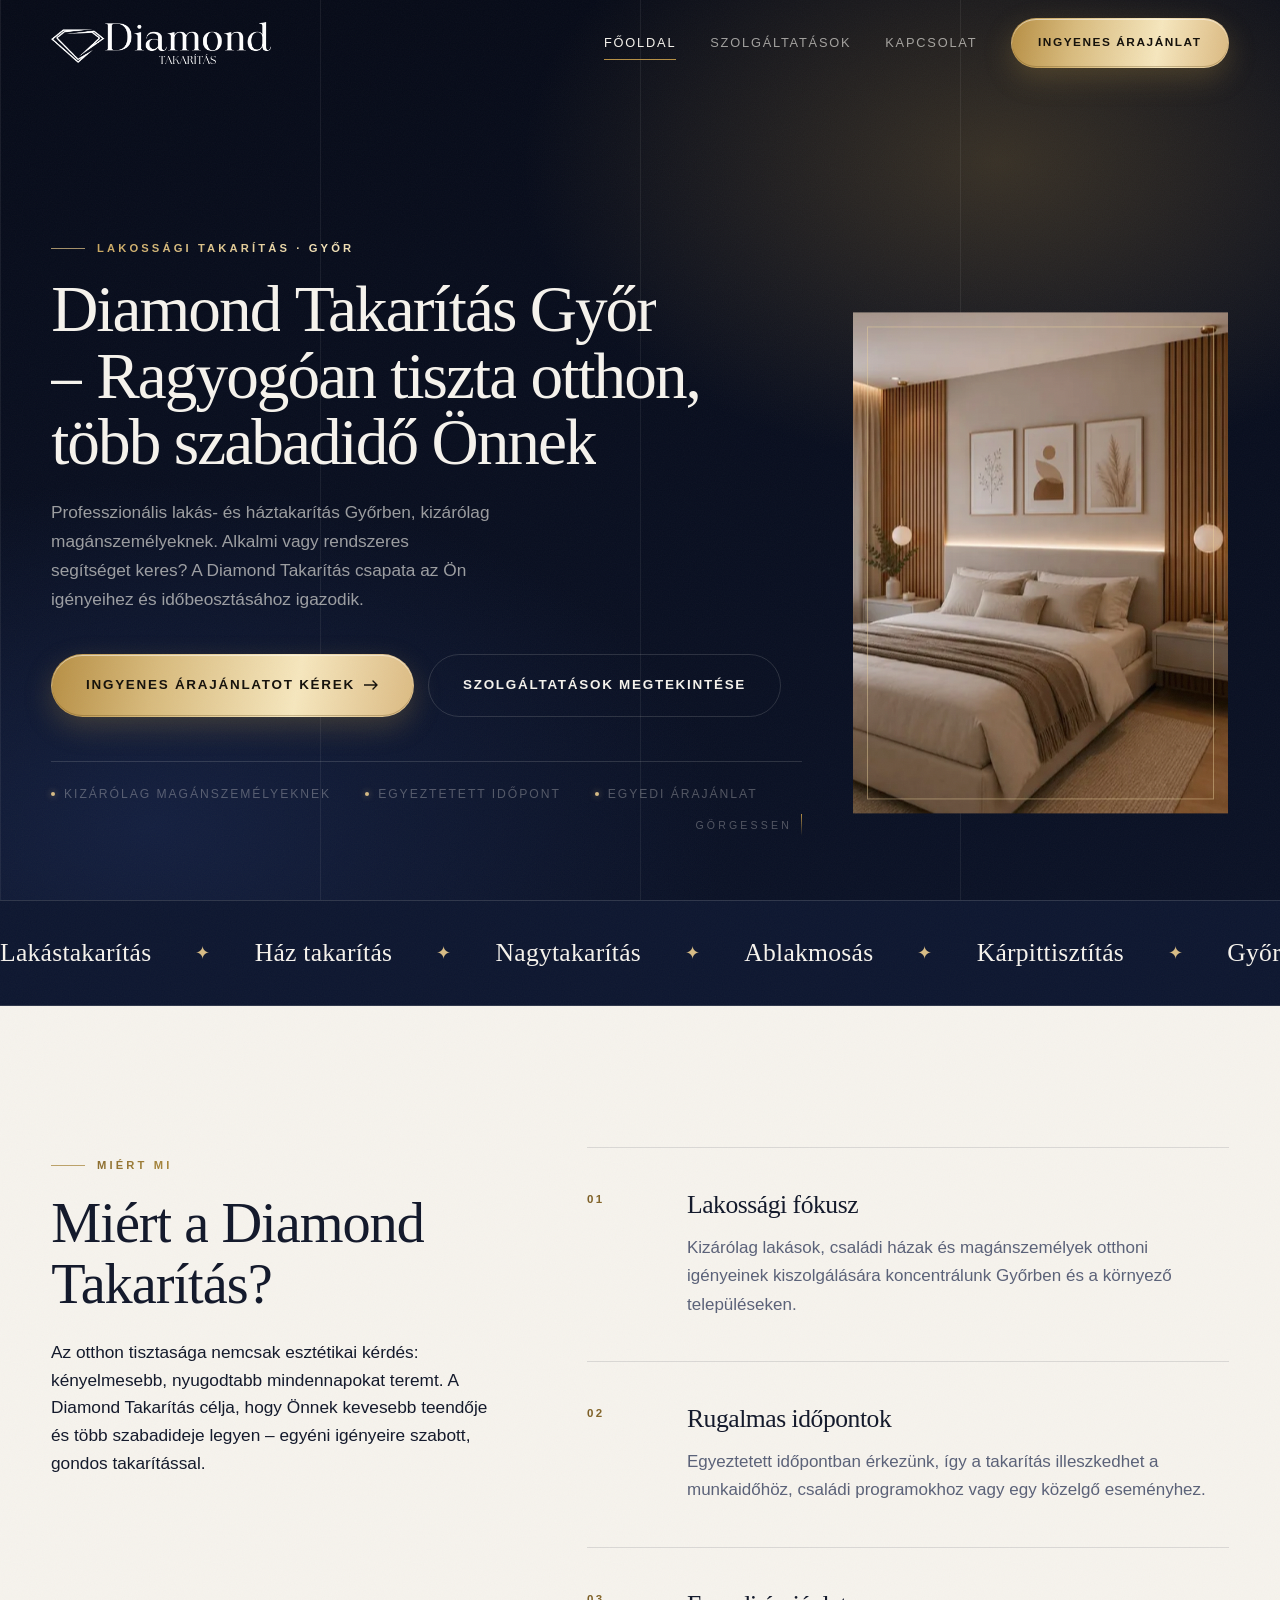
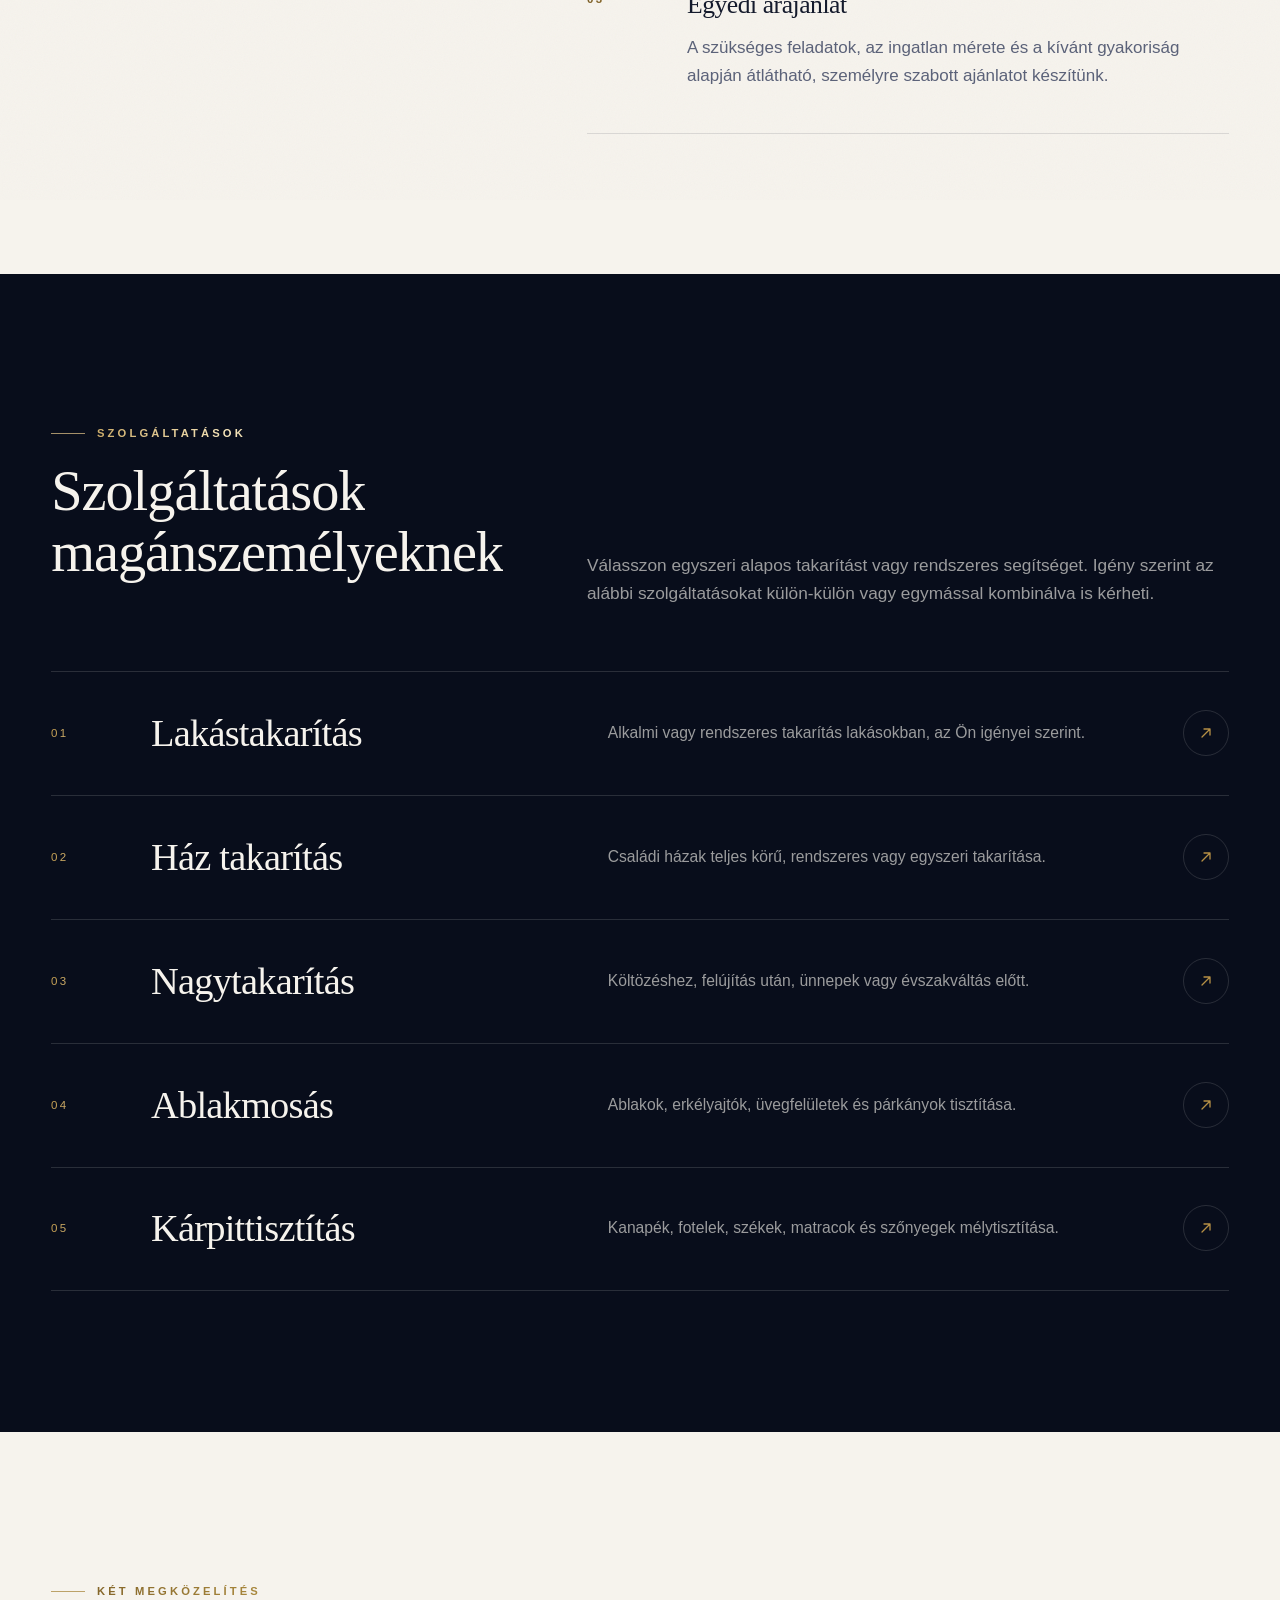
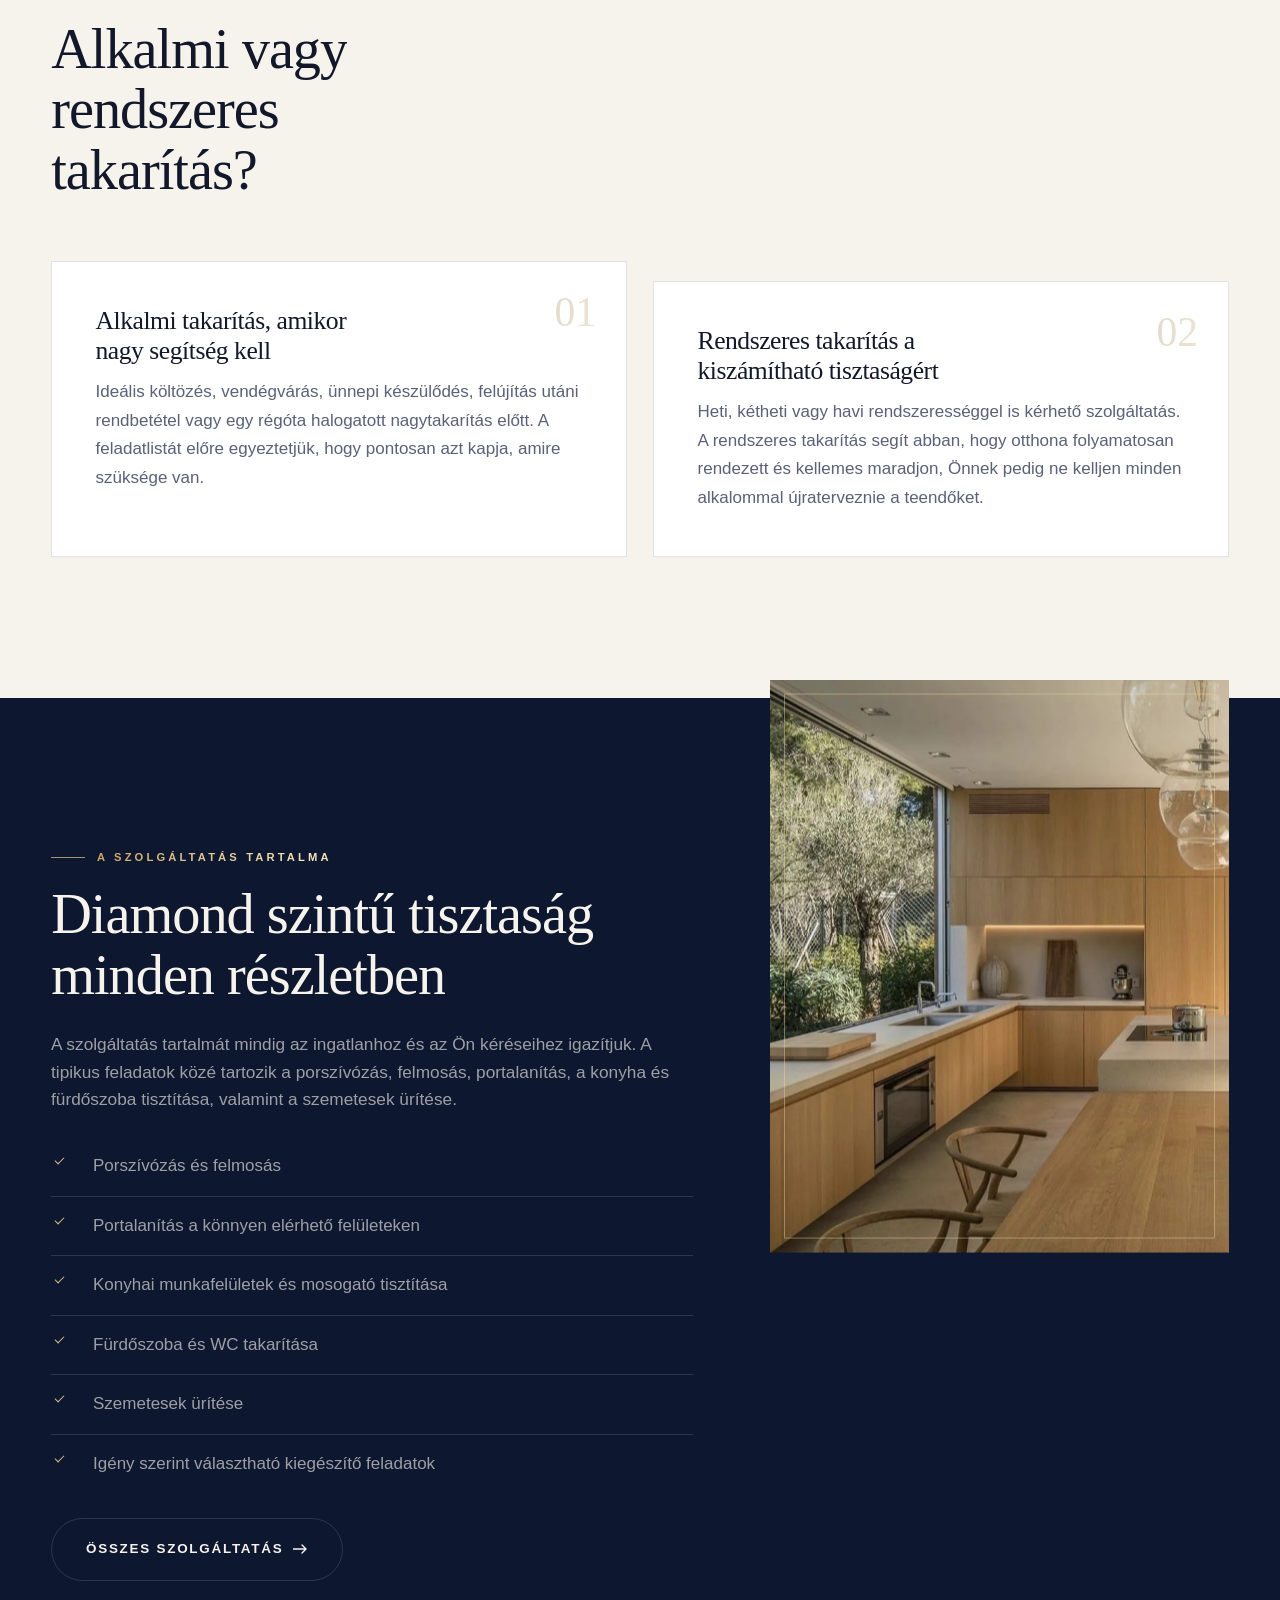
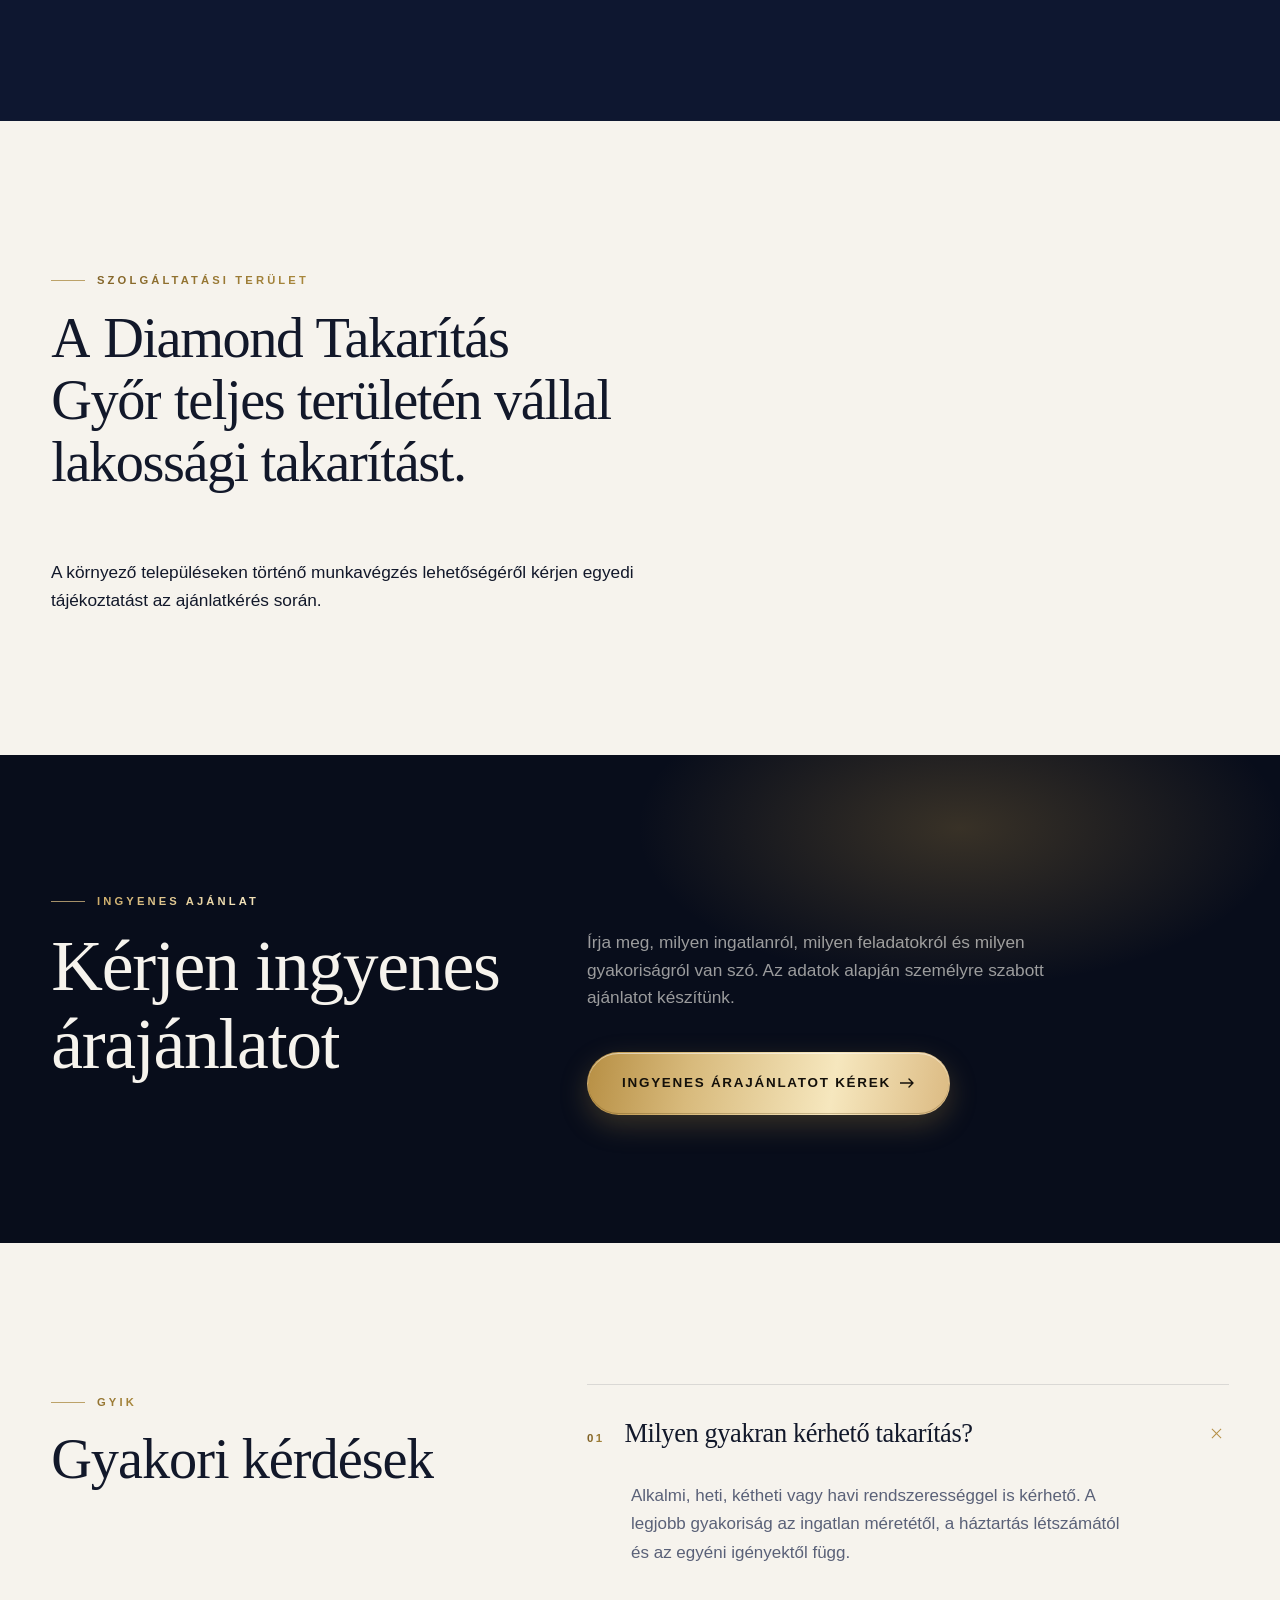
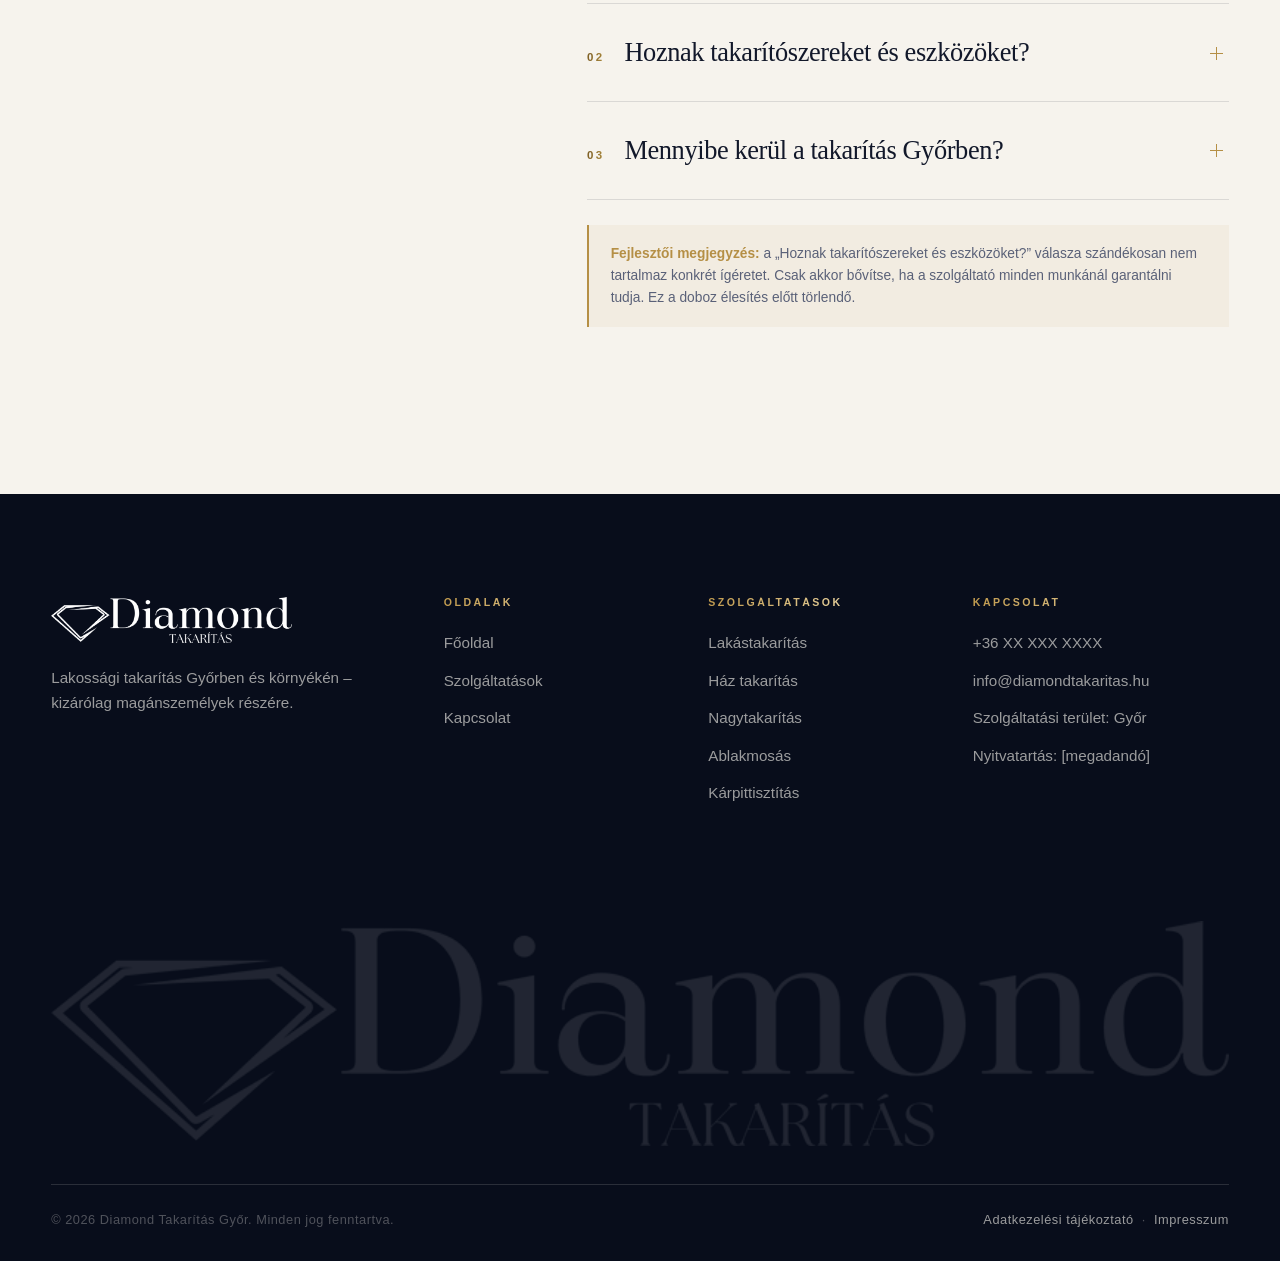
<file: site/index.html>
<!DOCTYPE html>
<html lang="hu">
<head>
<meta charset="utf-8">
<meta name="viewport" content="width=device-width, initial-scale=1">

<!-- ===== SEO metaadatok (specifikáció szerint) ===== -->
<title>Diamond Takarítás Győr | Lakás- és háztakarítás</title>
<meta name="description" content="Diamond Takarítás Győrben: alkalmi és rendszeres lakás- és háztakarítás, ablakmosás, kárpittisztítás, nagytakarítás. Kérjen ingyenes árajánlatot!">
<link rel="canonical" href="https://diamondtakaritas.hu/">
<meta name="robots" content="index, follow">

<meta property="og:type" content="website">
<meta property="og:locale" content="hu_HU">
<meta property="og:site_name" content="Diamond Takarítás Győr">
<meta property="og:url" content="https://diamondtakaritas.hu/">
<meta property="og:title" content="Diamond Takarítás Győr – Ragyogóan tiszta otthon">
<meta property="og:description" content="Bízza ránk otthona tisztaságát Győrben. Alkalmi és rendszeres lakossági takarítás, átlátható ajánlatkéréssel.">
<meta property="og:image" content="https://diamondtakaritas.hu/assets/img/og-diamond-takaritas-gyor.jpg">
<meta property="og:image:width" content="1200">
<meta property="og:image:height" content="630">
<meta property="og:image:alt" content="Világos, rendezett nappali és konyha egy otthonban">
<meta name="twitter:card" content="summary_large_image">

<meta name="theme-color" content="#080D1B">
<link rel="icon" href="assets/img/favicon.ico" sizes="any">
<link rel="apple-touch-icon" href="assets/img/apple-touch-icon.png">
<link rel="stylesheet" href="assets/css/style.css?v=15aa39b6">

<!-- FEJLESZTŐI TEENDŐ: Google Tag Manager konténer (GTM-XXXXXXX) beillesztése ide -->

</head>
<body>

<div class="progress" aria-hidden="true"></div>
<div class="grain" aria-hidden="true"></div>
<a class="skip-link" href="#tartalom">Ugrás a tartalomra</a>

<header class="header">
  <div class="container header__inner">
    <a class="logo" href="./" aria-label="Diamond Takarítás Győr – főoldal">
      <img class="logo__img" src="assets/img/logo-feher-400.webp"
           srcset="assets/img/logo-feher-400.webp 400w, assets/img/logo-feher-800.webp 800w"
           sizes="200px" width="400" height="76"
           alt="Diamond Takarítás Győr">
    </a>

    <button class="nav-toggle" type="button" aria-expanded="false" aria-controls="fonavigacio" aria-label="Menü megnyitása">
      <span></span><span></span><span></span>
    </button>

    <nav class="nav" id="fonavigacio" aria-label="Fő navigáció">
      <a class="nav__link" href="./" aria-current="page">Főoldal</a>
      <a class="nav__link" href="szolgaltatasok/">Szolgáltatások</a>
      <a class="nav__link" href="kapcsolat/">Kapcsolat</a>
      <a class="btn" href="kapcsolat/#arajanlat" data-cta="Ingyenes árajánlat" data-position="fejlec"><span>Ingyenes árajánlat</span></a>
    </nav>
  </div>
</header>

<main id="tartalom">

  <!-- ===== Hero ===== -->
  <section class="hero">
    <div class="hero__bg" aria-hidden="true"></div>
    <div class="hero__grid-lines" aria-hidden="true"></div>

    <div class="container hero__inner">
      <div>
        <span class="label" data-reveal="fade">Lakossági takarítás · Győr</span>
        <h1 data-split>Diamond Takarítás Győr – Ragyogóan tiszta otthon, több szabadidő Önnek</h1>
        <p class="hero__lead" data-reveal style="--delay:.35s">Professzionális lakás- és háztakarítás Győrben, kizárólag magánszemélyeknek. Alkalmi vagy rendszeres segítséget keres? A Diamond Takarítás csapata az Ön igényeihez és időbeosztásához igazodik.</p>

        <div class="btn-row" data-reveal style="--delay:.45s">
          <a class="btn" href="kapcsolat/#arajanlat" data-magnetic data-cta="Ingyenes árajánlatot kérek" data-position="hero"><span>Ingyenes árajánlatot kérek <svg class="btn__arrow" width="15" height="10" viewBox="0 0 15 10" fill="none" aria-hidden="true"><path d="M0 5h13M9 1l4 4-4 4" stroke="currentColor" stroke-width="1.4" stroke-linecap="round" stroke-linejoin="round"/></svg></span></a>
          <a class="btn btn--outline" href="szolgaltatasok/" data-cta="Szolgáltatások megtekintése" data-position="hero"><span>Szolgáltatások megtekintése</span></a>
        </div>

        <div class="hero__meta" data-reveal style="--delay:.55s">
          <span>Kizárólag magánszemélyeknek</span>
          <span>Egyeztetett időpont</span>
          <span>Egyedi árajánlat</span>
          <span class="scroll-cue" aria-hidden="true">Görgessen <i></i></span>
        </div>
      </div>

      <div class="hero__media" data-reveal="clip" style="--delay:.3s">
        <div class="frame" data-parallax="0.05">
          <img src="assets/img/halo-otthon-689.webp"
               srcset="assets/img/halo-otthon-480.webp 480w, assets/img/halo-otthon-689.webp 689w"
               sizes="(max-width: 980px) 92vw, 31vw"
               width="689" height="919"
               alt="Rendezett, gondosan tiszta hálószoba egy otthonban"
               fetchpriority="high" decoding="async">
        </div>
      </div>
    </div>

  </section>

  <!-- ===== Kinetikus sáv ===== -->
  <div class="marquee" aria-hidden="true">
    <div class="marquee__track">
      <span class="marquee__item">Lakástakarítás</span>
      <span class="marquee__item">Ház takarítás</span>
      <span class="marquee__item">Nagytakarítás</span>
      <span class="marquee__item">Ablakmosás</span>
      <span class="marquee__item">Kárpittisztítás</span>
      <span class="marquee__item">Győr és környéke</span>
    </div>
  </div>

  <!-- ===== Miért a Diamond Takarítás? ===== -->
  <section class="section s-ivory">
    <div class="container split">
      <div class="sticky-col">
        <span class="label" data-reveal="fade">Miért mi</span>
        <h2 data-split>Miért a Diamond Takarítás?</h2>
        <p class="lead" data-reveal>Az otthon tisztasága nemcsak esztétikai kérdés: kényelmesebb, nyugodtabb mindennapokat teremt. A Diamond Takarítás célja, hogy Önnek kevesebb teendője és több szabadideje legyen – egyéni igényeire szabott, gondos takarítással.</p>
      </div>

      <div data-stagger="0.12">
        <article class="feature" data-reveal>
          <span class="num">01</span>
          <div>
            <h3>Lakossági fókusz</h3>
            <p>Kizárólag lakások, családi házak és magánszemélyek otthoni igényeinek kiszolgálására koncentrálunk Győrben és a környező településeken.</p>
          </div>
        </article>
        <article class="feature" data-reveal>
          <span class="num">02</span>
          <div>
            <h3>Rugalmas időpontok</h3>
            <p>Egyeztetett időpontban érkezünk, így a takarítás illeszkedhet a munkaidőhöz, családi programokhoz vagy egy közelgő eseményhez.</p>
          </div>
        </article>
        <article class="feature" data-reveal>
          <span class="num">03</span>
          <div>
            <h3>Egyedi árajánlat</h3>
            <p>A szükséges feladatok, az ingatlan mérete és a kívánt gyakoriság alapján átlátható, személyre szabott ajánlatot készítünk.</p>
          </div>
        </article>
      </div>
    </div>
  </section>

  <!-- ===== Szolgáltatások index ===== -->
  <section class="section s-ink">
    <div class="container">
      <div class="split" style="margin-bottom:clamp(36px,5vw,64px)">
        <div>
          <span class="label" data-reveal="fade">Szolgáltatások</span>
          <h2 data-split>Szolgáltatások magánszemélyeknek</h2>
        </div>
        <p class="lead" data-reveal style="align-self:end">Válasszon egyszeri alapos takarítást vagy rendszeres segítséget. Igény szerint az alábbi szolgáltatásokat külön-külön vagy egymással kombinálva is kérheti.</p>
      </div>

      <div class="index" data-stagger="0.07">
        <a class="index__row" href="szolgaltatasok/#lakastakaritas" data-reveal>
          <span class="index__num">01</span>
          <span class="index__title">Lakástakarítás</span>
          <span class="index__desc">Alkalmi vagy rendszeres takarítás lakásokban, az Ön igényei szerint.</span>
          <span class="index__arrow"><svg width="14" height="14" viewBox="0 0 14 14" fill="none" aria-hidden="true"><path d="M3 11 11 3M5 3h6v6" stroke="currentColor" stroke-width="1.3" stroke-linecap="round" stroke-linejoin="round"/></svg></span>
        </a>
        <a class="index__row" href="szolgaltatasok/#haztakaritas" data-reveal>
          <span class="index__num">02</span>
          <span class="index__title">Ház takarítás</span>
          <span class="index__desc">Családi házak teljes körű, rendszeres vagy egyszeri takarítása.</span>
          <span class="index__arrow"><svg width="14" height="14" viewBox="0 0 14 14" fill="none" aria-hidden="true"><path d="M3 11 11 3M5 3h6v6" stroke="currentColor" stroke-width="1.3" stroke-linecap="round" stroke-linejoin="round"/></svg></span>
        </a>
        <a class="index__row" href="szolgaltatasok/#nagytakaritas" data-reveal>
          <span class="index__num">03</span>
          <span class="index__title">Nagytakarítás</span>
          <span class="index__desc">Költözéshez, felújítás után, ünnepek vagy évszakváltás előtt.</span>
          <span class="index__arrow"><svg width="14" height="14" viewBox="0 0 14 14" fill="none" aria-hidden="true"><path d="M3 11 11 3M5 3h6v6" stroke="currentColor" stroke-width="1.3" stroke-linecap="round" stroke-linejoin="round"/></svg></span>
        </a>
        <a class="index__row" href="szolgaltatasok/#ablakmosas" data-reveal>
          <span class="index__num">04</span>
          <span class="index__title">Ablakmosás</span>
          <span class="index__desc">Ablakok, erkélyajtók, üvegfelületek és párkányok tisztítása.</span>
          <span class="index__arrow"><svg width="14" height="14" viewBox="0 0 14 14" fill="none" aria-hidden="true"><path d="M3 11 11 3M5 3h6v6" stroke="currentColor" stroke-width="1.3" stroke-linecap="round" stroke-linejoin="round"/></svg></span>
        </a>
        <a class="index__row" href="szolgaltatasok/#karpittisztitas" data-reveal>
          <span class="index__num">05</span>
          <span class="index__title">Kárpittisztítás</span>
          <span class="index__desc">Kanapék, fotelek, székek, matracok és szőnyegek mélytisztítása.</span>
          <span class="index__arrow"><svg width="14" height="14" viewBox="0 0 14 14" fill="none" aria-hidden="true"><path d="M3 11 11 3M5 3h6v6" stroke="currentColor" stroke-width="1.3" stroke-linecap="round" stroke-linejoin="round"/></svg></span>
        </a>
      </div>
    </div>
  </section>

  <!-- ===== Alkalmi vagy rendszeres ===== -->
  <section class="section s-ivory">
    <div class="container">
      <div style="max-width:44ch;margin-bottom:clamp(34px,5vw,60px)">
        <span class="label" data-reveal="fade">Két megközelítés</span>
        <h2 data-split>Alkalmi vagy rendszeres takarítás?</h2>
      </div>

      <div class="grid grid--2" data-stagger="0.12">
        <article class="panel panel--hover" data-reveal>
          <span class="panel__num" aria-hidden="true">01</span>
          <h3>Alkalmi takarítás, amikor nagy segítség kell</h3>
          <p>Ideális költözés, vendégvárás, ünnepi készülődés, felújítás utáni rendbetétel vagy egy régóta halogatott nagytakarítás előtt. A feladatlistát előre egyeztetjük, hogy pontosan azt kapja, amire szüksége van.</p>
        </article>
        <article class="panel panel--hover" data-reveal>
          <span class="panel__num" aria-hidden="true">02</span>
          <h3>Rendszeres takarítás a kiszámítható tisztaságért</h3>
          <p>Heti, kétheti vagy havi rendszerességgel is kérhető szolgáltatás. A rendszeres takarítás segít abban, hogy otthona folyamatosan rendezett és kellemes maradjon, Önnek pedig ne kelljen minden alkalommal újraterveznie a teendőket.</p>
        </article>
      </div>
    </div>
  </section>

  <!-- ===== Diamond szintű tisztaság ===== -->
  <section class="section s-ink-2">
    <div class="container split--wide-left split">
      <div>
        <span class="label" data-reveal="fade">A szolgáltatás tartalma</span>
        <h2 data-split>Diamond szintű tisztaság minden részletben</h2>
        <p class="lead" data-reveal>A szolgáltatás tartalmát mindig az ingatlanhoz és az Ön kéréseihez igazítjuk. A tipikus feladatok közé tartozik a porszívózás, felmosás, portalanítás, a konyha és fürdőszoba tisztítása, valamint a szemetesek ürítése.</p>

        <ul class="checklist" data-reveal style="--delay:.15s;margin-top:38px">
          <li>Porszívózás és felmosás</li>
          <li>Portalanítás a könnyen elérhető felületeken</li>
          <li>Konyhai munkafelületek és mosogató tisztítása</li>
          <li>Fürdőszoba és WC takarítása</li>
          <li>Szemetesek ürítése</li>
          <li>Igény szerint választható kiegészítő feladatok</li>
        </ul>

        <div class="btn-row">
          <a class="btn btn--outline" href="szolgaltatasok/" data-cta="Összes szolgáltatás" data-position="tartalom"><span>Összes szolgáltatás <svg class="btn__arrow" width="15" height="10" viewBox="0 0 15 10" fill="none" aria-hidden="true"><path d="M0 5h13M9 1l4 4-4 4" stroke="currentColor" stroke-width="1.4" stroke-linecap="round" stroke-linejoin="round"/></svg></span></a>
        </div>
      </div>

      <div data-reveal="clip">
        <div class="frame" data-parallax="0.04" style="aspect-ratio:4/5">
          <img src="assets/img/konyha-reszlet-726.webp"
               srcset="assets/img/konyha-reszlet-480.webp 480w, assets/img/konyha-reszlet-726.webp 726w"
               sizes="(max-width: 900px) 92vw, 38vw"
               width="726" height="911"
               alt="Tiszta, rendezett konyhai munkafelület természetes fényben"
               loading="lazy" decoding="async">
        </div>
      </div>
    </div>
  </section>

  <!-- ===== Szolgáltatási terület ===== -->
  <section class="section s-ivory">
    <div class="container">
      <span class="label" data-reveal="fade">Szolgáltatási terület</span>
      <p class="statement" data-split>A Diamond Takarítás Győr teljes területén vállal lakossági takarítást.</p>
      <p class="lead measure" data-reveal style="margin-top:28px">A környező településeken történő munkavégzés lehetőségéről kérjen egyedi tájékoztatást az ajánlatkérés során.</p>
    </div>
  </section>

  <!-- ===== CTA ===== -->
  <section class="cta">
    <div class="container cta__inner">
      <div class="split">
        <div>
          <span class="label" data-reveal="fade">Ingyenes ajánlat</span>
          <h2 data-split>Kérjen ingyenes árajánlatot</h2>
        </div>
        <div style="align-self:end">
          <p class="lead" data-reveal>Írja meg, milyen ingatlanról, milyen feladatokról és milyen gyakoriságról van szó. Az adatok alapján személyre szabott ajánlatot készítünk.</p>
          <div class="btn-row">
            <a class="btn" href="kapcsolat/#arajanlat" data-magnetic data-cta="Ingyenes árajánlatot kérek" data-position="cta-sav"><span>Ingyenes árajánlatot kérek <svg class="btn__arrow" width="15" height="10" viewBox="0 0 15 10" fill="none" aria-hidden="true"><path d="M0 5h13M9 1l4 4-4 4" stroke="currentColor" stroke-width="1.4" stroke-linecap="round" stroke-linejoin="round"/></svg></span></a>
          </div>
        </div>
      </div>
    </div>
  </section>

  <!-- ===== GYIK ===== -->
  <section class="section s-ivory">
    <div class="container split">
      <div class="sticky-col">
        <span class="label" data-reveal="fade">GYIK</span>
        <h2 data-split>Gyakori kérdések</h2>
      </div>

      <div>
        <div class="faq" data-reveal>
          <details open>
            <summary><span class="num">01</span> Milyen gyakran kérhető takarítás?</summary>
            <div class="faq__body"><p>Alkalmi, heti, kétheti vagy havi rendszerességgel is kérhető. A legjobb gyakoriság az ingatlan méretétől, a háztartás létszámától és az egyéni igényektől függ.</p></div>
          </details>
          <details>
            <summary><span class="num">02</span> Hoznak takarítószereket és eszközöket?</summary>
            <div class="faq__body"><p>Ezt az ajánlatkéréskor szükséges egyeztetni.</p></div>
          </details>
          <details>
            <summary><span class="num">03</span> Mennyibe kerül a takarítás Győrben?</summary>
            <div class="faq__body"><p>A végleges ár az ingatlan méretétől, állapotától, a feladatok körétől és a kívánt gyakoriságtól függ. Kérjen ingyenes, kötelezettségmentes egyedi ajánlatot.</p></div>
          </details>
        </div>

        <div class="dev-note">
          <strong>Fejlesztői megjegyzés:</strong> a „Hoznak takarítószereket és eszközöket?” válasza szándékosan nem tartalmaz konkrét ígéretet. Csak akkor bővítse, ha a szolgáltató minden munkánál garantálni tudja. Ez a doboz élesítés előtt törlendő.
        </div>
      </div>
    </div>
  </section>

</main>

<footer class="footer">
  <div class="container">
    <div class="footer__grid">
      <div>
        <a class="logo" href="./"><img class="logo__img" src="assets/img/logo-feher-400.webp"
           srcset="assets/img/logo-feher-400.webp 400w, assets/img/logo-feher-800.webp 800w"
           sizes="200px" width="400" height="76"
           alt="Diamond Takarítás Győr"></a>
        <p>Lakossági takarítás Győrben és környékén – kizárólag magánszemélyek részére.</p>
      </div>
      <div>
        <h2>Oldalak</h2>
        <ul>
          <li><a href="./">Főoldal</a></li>
          <li><a href="szolgaltatasok/">Szolgáltatások</a></li>
          <li><a href="kapcsolat/">Kapcsolat</a></li>
        </ul>
      </div>
      <div>
        <h2>Szolgáltatások</h2>
        <ul>
          <li><a href="szolgaltatasok/#lakastakaritas">Lakástakarítás</a></li>
          <li><a href="szolgaltatasok/#haztakaritas">Ház takarítás</a></li>
          <li><a href="szolgaltatasok/#nagytakaritas">Nagytakarítás</a></li>
          <li><a href="szolgaltatasok/#ablakmosas">Ablakmosás</a></li>
          <li><a href="szolgaltatasok/#karpittisztitas">Kárpittisztítás</a></li>
        </ul>
      </div>
      <div>
        <h2>Kapcsolat</h2>
        <ul>
          <li><a href="tel:+36XXXXXXXXX" data-position="lablec">+36 XX XXX XXXX</a></li>
          <li><a href="mailto:info@diamondtakaritas.hu" data-position="lablec">info@diamondtakaritas.hu</a></li>
          <li>Szolgáltatási terület: Győr</li>
          <li>Nyitvatartás: [megadandó]</li>
        </ul>
      </div>
    </div>

    <img class="footer__wordmark" src="assets/img/logo-feher-800.webp"
         width="800" height="153" alt="" aria-hidden="true" loading="lazy" decoding="async">

    <div class="footer__bottom">
      <span>© 2026 Diamond Takarítás Győr. Minden jog fenntartva.</span>
      <span>
        <a href="adatkezelesi-tajekoztato/">Adatkezelési tájékoztató</a> &nbsp;·&nbsp;
        <a href="impresszum/">Impresszum</a>
      </span>
    </div>
  </div>
</footer>

<div class="sticky-bar">
  <a class="btn btn--outline" href="tel:+36XXXXXXXXX" data-cta="Hívjon most" data-position="sticky-mobil"><span>Hívjon most</span></a>
  <a class="btn" href="kapcsolat/#arajanlat" data-cta="Árajánlatot kérek" data-position="sticky-mobil"><span>Árajánlatot kérek</span></a>
</div>

<!-- =========================================================
     Strukturált adat – LocalBusiness
     FEJLESZTŐI TEENDŐ: minden mezőt valós adatra kell cserélni, és
     egyeznie kell a Google Business Profile adataival. aggregateRating
     vagy Review csak valós, igazolható értékelési adattal kerülhet be.
     ========================================================= -->
<script type="application/ld+json">
{
  "@context": "https://schema.org",
  "@type": "LocalBusiness",
  "name": "Diamond Takarítás Győr",
  "url": "https://diamondtakaritas.hu/",
  "image": "https://diamondtakaritas.hu/assets/img/og-diamond-takaritas-gyor.jpg",
  "description": "Lakossági takarítás Győrben: alkalmi és rendszeres lakás- és háztakarítás, nagytakarítás, ablakmosás, kárpittisztítás magánszemélyeknek.",
  "telephone": "+36XXXXXXXXX",
  "areaServed": { "@type": "City", "name": "Győr" },
  "openingHoursSpecification": [
    { "@type": "OpeningHoursSpecification",
      "dayOfWeek": ["Monday","Tuesday","Wednesday","Thursday","Friday"],
      "opens": "08:00", "closes": "17:00" }
  ],
  "priceRange": "$$",
  "sameAs": []
}
</script>

<!-- FAQPage jelölés – csak az oldalon ténylegesen látható kérdés-válasz blokkokra -->
<script type="application/ld+json">
{
  "@context": "https://schema.org",
  "@type": "FAQPage",
  "mainEntity": [
    { "@type": "Question", "name": "Milyen gyakran kérhető takarítás?",
      "acceptedAnswer": { "@type": "Answer", "text": "Alkalmi, heti, kétheti vagy havi rendszerességgel is kérhető. A legjobb gyakoriság az ingatlan méretétől, a háztartás létszámától és az egyéni igényektől függ." } },
    { "@type": "Question", "name": "Hoznak takarítószereket és eszközöket?",
      "acceptedAnswer": { "@type": "Answer", "text": "Ezt az ajánlatkéréskor szükséges egyeztetni." } },
    { "@type": "Question", "name": "Mennyibe kerül a takarítás Győrben?",
      "acceptedAnswer": { "@type": "Answer", "text": "A végleges ár az ingatlan méretétől, állapotától, a feladatok körétől és a kívánt gyakoriságtól függ. Kérjen ingyenes, kötelezettségmentes egyedi ajánlatot." } }
  ]
}
</script>

<script src="assets/js/main.js?v=09622dc5" defer></script>
</body>
</html>
</file>
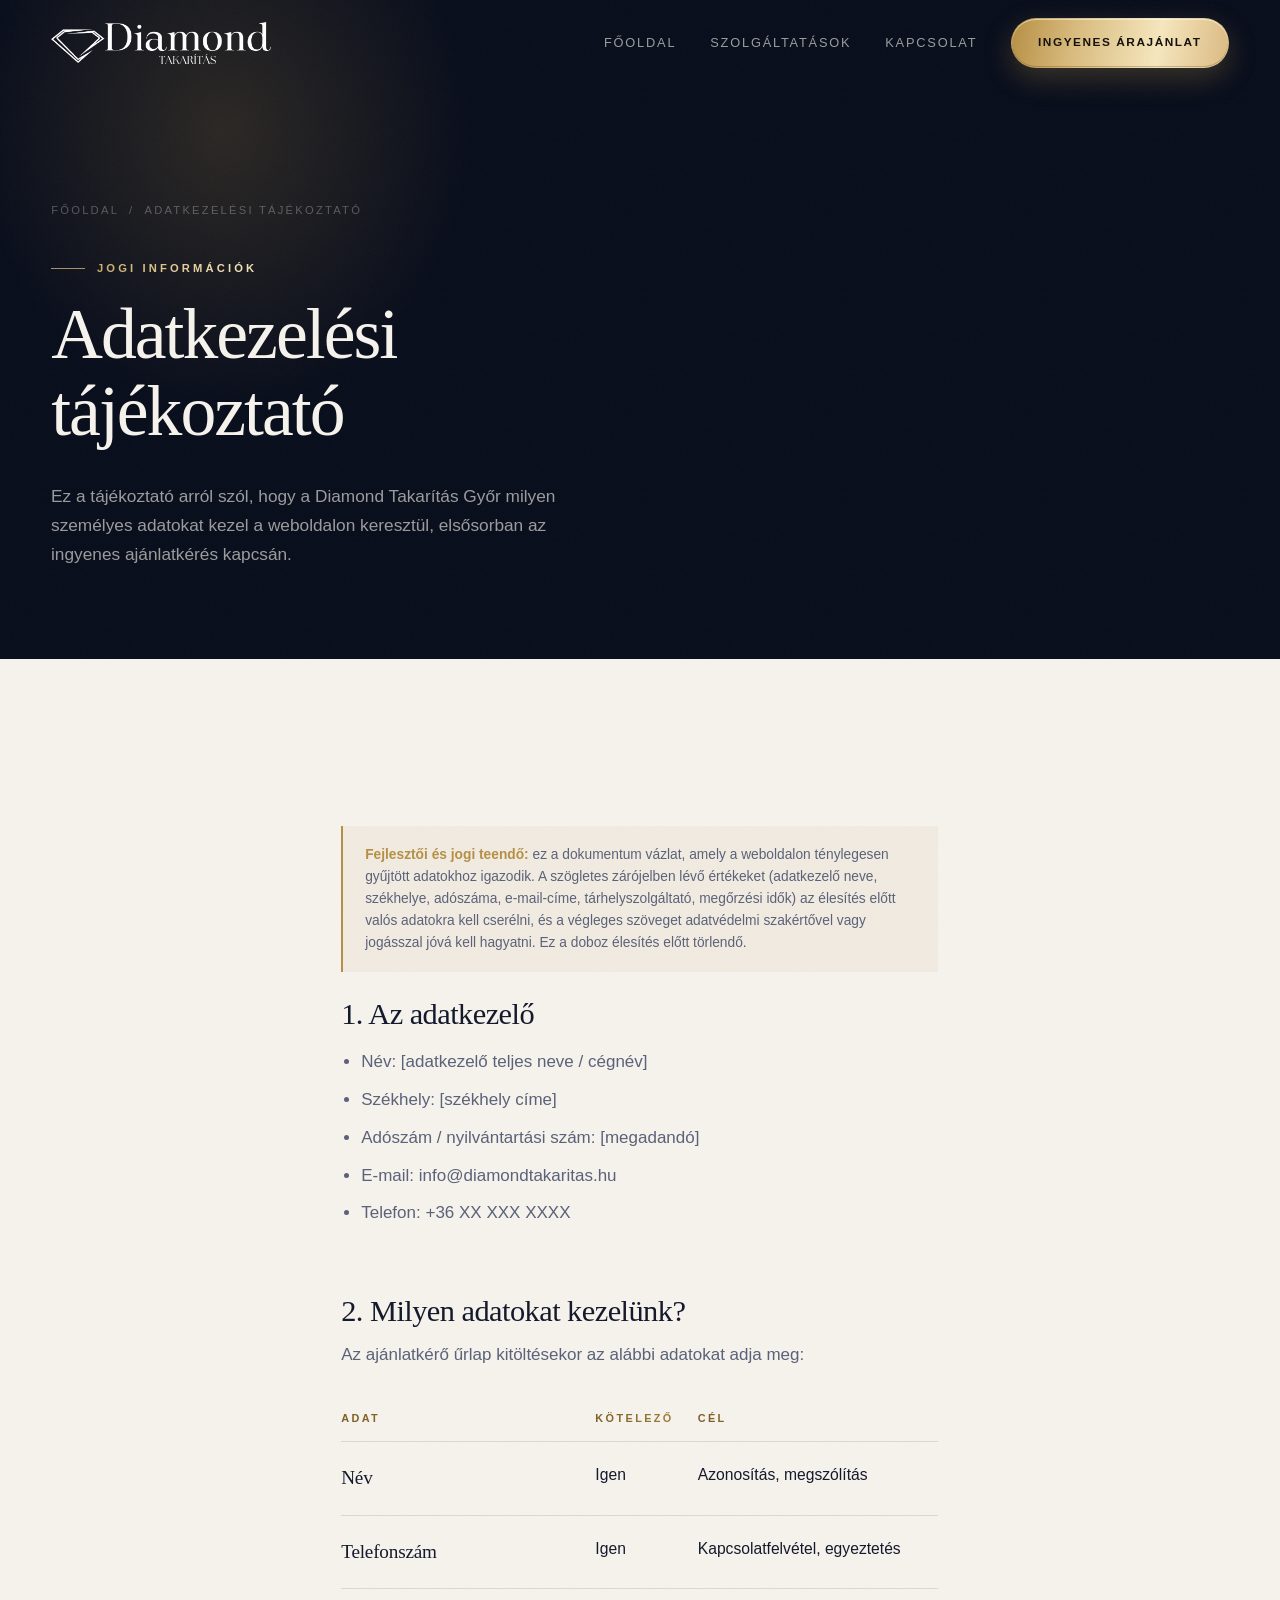
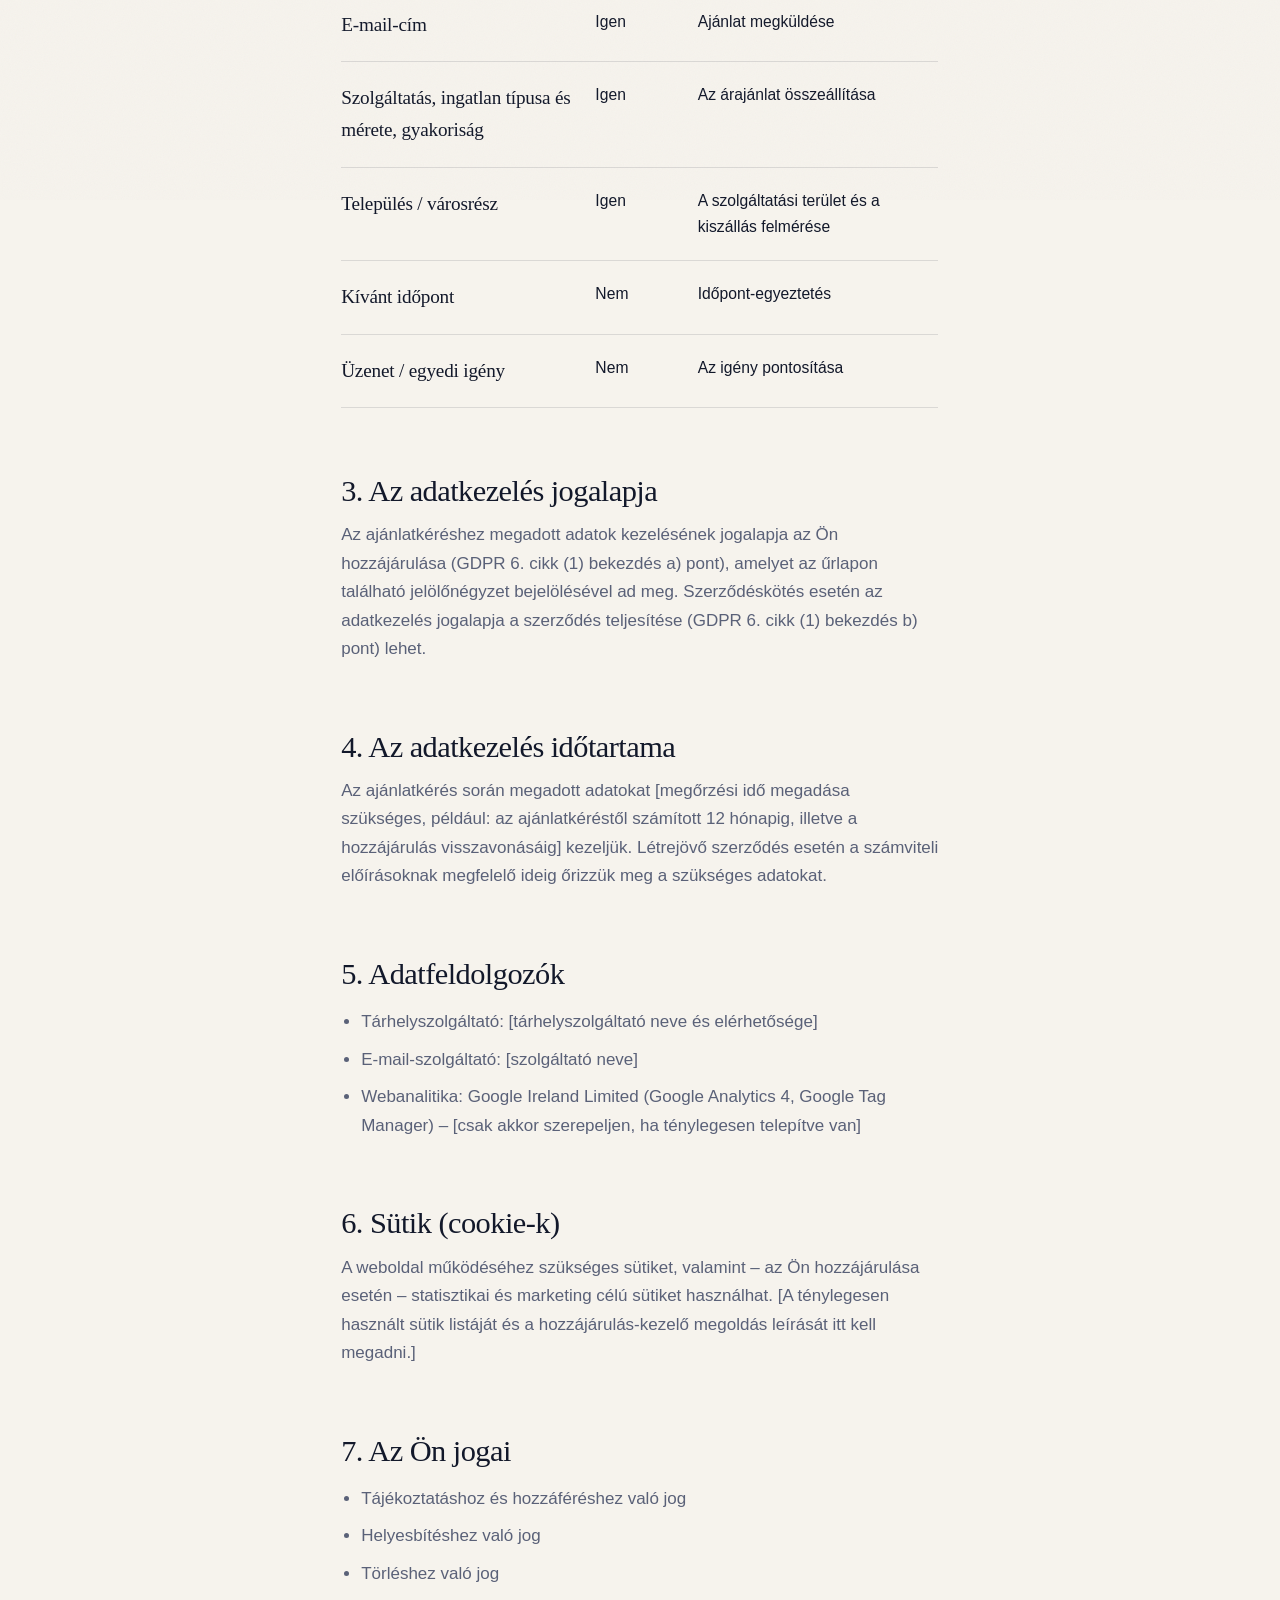
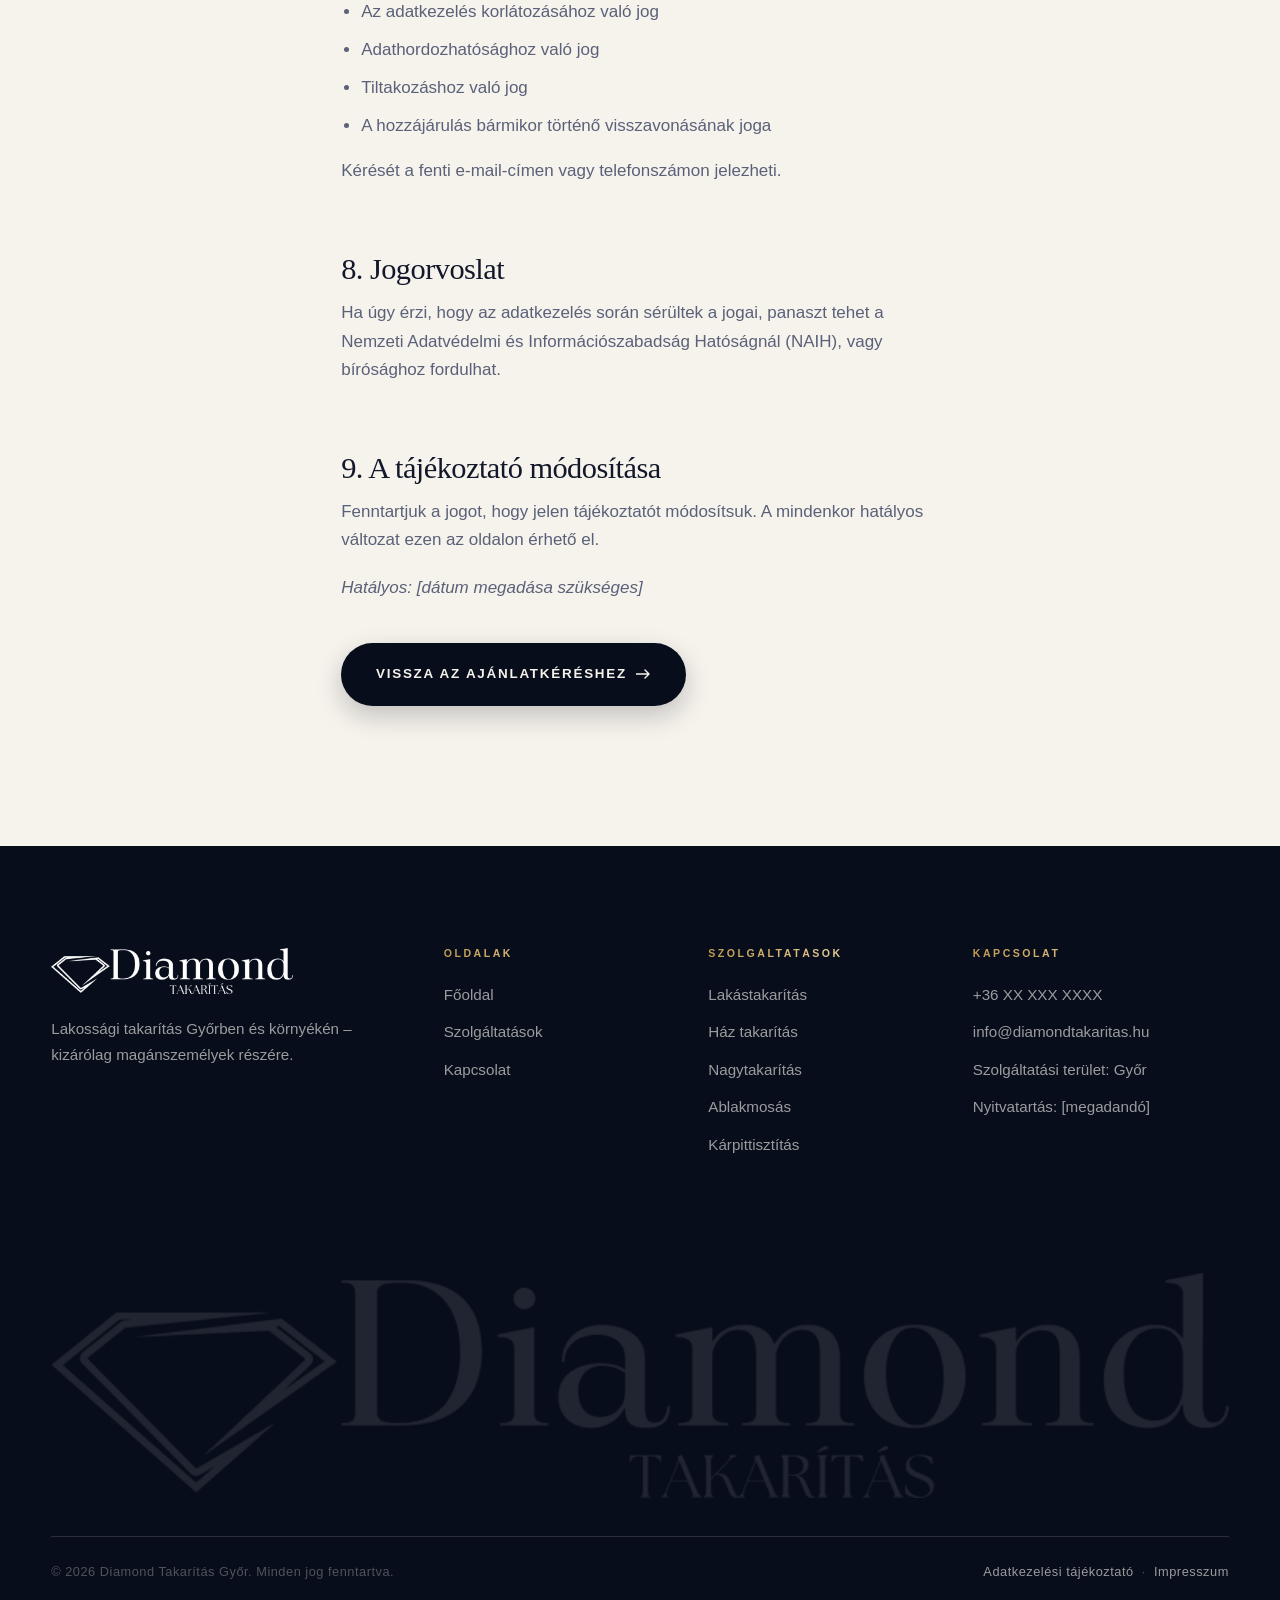
<file: site/adatkezelesi-tajekoztato/index.html>
<!DOCTYPE html>
<html lang="hu">
<head>
<meta charset="utf-8">
<meta name="viewport" content="width=device-width, initial-scale=1">

<!-- ===== SEO metaadatok (specifikáció szerint) ===== -->
<title>Adatkezelési tájékoztató | Diamond Takarítás Győr</title>
<meta name="description" content="A Diamond Takarítás Győr adatkezelési tájékoztatója: milyen adatokat kezelünk az ajánlatkérő űrlapon, milyen célból és meddig.">
<link rel="canonical" href="https://diamondtakaritas.hu/adatkezelesi-tajekoztato/">
<meta name="robots" content="index, follow">

<meta property="og:type" content="website">
<meta property="og:locale" content="hu_HU">
<meta property="og:site_name" content="Diamond Takarítás Győr">
<meta property="og:url" content="https://diamondtakaritas.hu/adatkezelesi-tajekoztato/">
<meta property="og:title" content="Adatkezelési tájékoztató | Diamond Takarítás Győr">
<meta property="og:description" content="Tájékoztatás az ajánlatkéréshez megadott személyes adatok kezeléséről.">
<meta property="og:image" content="https://diamondtakaritas.hu/assets/img/og-diamond-takaritas-gyor.jpg">
<meta property="og:image:width" content="1200">
<meta property="og:image:height" content="630">
<meta property="og:image:alt" content="Világos, rendezett nappali és konyha egy otthonban">
<meta name="twitter:card" content="summary_large_image">

<meta name="theme-color" content="#080D1B">
<link rel="icon" href="../assets/img/favicon.ico" sizes="any">
<link rel="apple-touch-icon" href="../assets/img/apple-touch-icon.png">
<link rel="stylesheet" href="../assets/css/style.css?v=15aa39b6">

<!-- FEJLESZTŐI TEENDŐ: Google Tag Manager konténer (GTM-XXXXXXX) beillesztése ide -->

</head>
<body>

<div class="progress" aria-hidden="true"></div>
<div class="grain" aria-hidden="true"></div>
<a class="skip-link" href="#tartalom">Ugrás a tartalomra</a>

<header class="header">
  <div class="container header__inner">
    <a class="logo" href="../" aria-label="Diamond Takarítás Győr – főoldal">
      <img class="logo__img" src="../assets/img/logo-feher-400.webp"
           srcset="../assets/img/logo-feher-400.webp 400w, ../assets/img/logo-feher-800.webp 800w"
           sizes="200px" width="400" height="76"
           alt="Diamond Takarítás Győr">
    </a>

    <button class="nav-toggle" type="button" aria-expanded="false" aria-controls="fonavigacio" aria-label="Menü megnyitása">
      <span></span><span></span><span></span>
    </button>

    <nav class="nav" id="fonavigacio" aria-label="Fő navigáció">
      <a class="nav__link" href="../">Főoldal</a>
      <a class="nav__link" href="../szolgaltatasok/">Szolgáltatások</a>
      <a class="nav__link" href="../kapcsolat/">Kapcsolat</a>
      <a class="btn" href="../kapcsolat/#arajanlat" data-cta="Ingyenes árajánlat" data-position="fejlec"><span>Ingyenes árajánlat</span></a>
    </nav>
  </div>
</header>

<main id="tartalom">

  <section class="page-head">
    <div class="container page-head__inner">
      <nav class="breadcrumb" aria-label="Morzsamenü">
        <a href="../">Főoldal</a> <span aria-hidden="true">/</span> <span>Adatkezelési tájékoztató</span>
      </nav>
      <span class="label" data-reveal="fade">Jogi információk</span>
      <h1 data-split>Adatkezelési tájékoztató</h1>
      <p data-reveal style="--delay:.3s">Ez a tájékoztató arról szól, hogy a Diamond Takarítás Győr milyen személyes adatokat kezel a weboldalon keresztül, elsősorban az ingyenes ajánlatkérés kapcsán.</p>
    </div>
  </section>

  <section class="section s-ivory">
    <div class="container legal" data-reveal>

      <div class="dev-note">
        <strong>Fejlesztői és jogi teendő:</strong> ez a dokumentum vázlat, amely a weboldalon ténylegesen gyűjtött adatokhoz igazodik. A szögletes zárójelben lévő értékeket (adatkezelő neve, székhelye, adószáma, e-mail-címe, tárhelyszolgáltató, megőrzési idők) az élesítés előtt valós adatokra kell cserélni, és a végleges szöveget adatvédelmi szakértővel vagy jogásszal jóvá kell hagyatni. Ez a doboz élesítés előtt törlendő.
      </div>

      <h2>1. Az adatkezelő</h2>
      <ul>
        <li>Név: [adatkezelő teljes neve / cégnév]</li>
        <li>Székhely: [székhely címe]</li>
        <li>Adószám / nyilvántartási szám: [megadandó]</li>
        <li>E-mail: <a href="mailto:info@diamondtakaritas.hu">info@diamondtakaritas.hu</a></li>
        <li>Telefon: <a href="tel:+36XXXXXXXXX">+36 XX XXX XXXX</a></li>
      </ul>

      <h2>2. Milyen adatokat kezelünk?</h2>
      <p>Az ajánlatkérő űrlap kitöltésekor az alábbi adatokat adja meg:</p>
      <div class="table-wrap">
        <table>
          <thead><tr><th scope="col">Adat</th><th scope="col">Kötelező</th><th scope="col">Cél</th></tr></thead>
          <tbody>
            <tr><th scope="row">Név</th><td>Igen</td><td>Azonosítás, megszólítás</td></tr>
            <tr><th scope="row">Telefonszám</th><td>Igen</td><td>Kapcsolatfelvétel, egyeztetés</td></tr>
            <tr><th scope="row">E-mail-cím</th><td>Igen</td><td>Ajánlat megküldése</td></tr>
            <tr><th scope="row">Szolgáltatás, ingatlan típusa és mérete, gyakoriság</th><td>Igen</td><td>Az árajánlat összeállítása</td></tr>
            <tr><th scope="row">Település / városrész</th><td>Igen</td><td>A szolgáltatási terület és a kiszállás felmérése</td></tr>
            <tr><th scope="row">Kívánt időpont</th><td>Nem</td><td>Időpont-egyeztetés</td></tr>
            <tr><th scope="row">Üzenet / egyedi igény</th><td>Nem</td><td>Az igény pontosítása</td></tr>
          </tbody>
        </table>
      </div>

      <h2>3. Az adatkezelés jogalapja</h2>
      <p>Az ajánlatkéréshez megadott adatok kezelésének jogalapja az Ön hozzájárulása (GDPR 6. cikk (1) bekezdés a) pont), amelyet az űrlapon található jelölőnégyzet bejelölésével ad meg. Szerződéskötés esetén az adatkezelés jogalapja a szerződés teljesítése (GDPR 6. cikk (1) bekezdés b) pont) lehet.</p>

      <h2>4. Az adatkezelés időtartama</h2>
      <p>Az ajánlatkérés során megadott adatokat [megőrzési idő megadása szükséges, például: az ajánlatkéréstől számított 12 hónapig, illetve a hozzájárulás visszavonásáig] kezeljük. Létrejövő szerződés esetén a számviteli előírásoknak megfelelő ideig őrizzük meg a szükséges adatokat.</p>

      <h2>5. Adatfeldolgozók</h2>
      <ul>
        <li>Tárhelyszolgáltató: [tárhelyszolgáltató neve és elérhetősége]</li>
        <li>E-mail-szolgáltató: [szolgáltató neve]</li>
        <li>Webanalitika: Google Ireland Limited (Google Analytics 4, Google Tag Manager) – [csak akkor szerepeljen, ha ténylegesen telepítve van]</li>
      </ul>

      <h2>6. Sütik (cookie-k)</h2>
      <p>A weboldal működéséhez szükséges sütiket, valamint – az Ön hozzájárulása esetén – statisztikai és marketing célú sütiket használhat. [A ténylegesen használt sütik listáját és a hozzájárulás-kezelő megoldás leírását itt kell megadni.]</p>

      <h2>7. Az Ön jogai</h2>
      <ul>
        <li>Tájékoztatáshoz és hozzáféréshez való jog</li>
        <li>Helyesbítéshez való jog</li>
        <li>Törléshez való jog</li>
        <li>Az adatkezelés korlátozásához való jog</li>
        <li>Adathordozhatósághoz való jog</li>
        <li>Tiltakozáshoz való jog</li>
        <li>A hozzájárulás bármikor történő visszavonásának joga</li>
      </ul>
      <p>Kérését a fenti e-mail-címen vagy telefonszámon jelezheti.</p>

      <h2>8. Jogorvoslat</h2>
      <p>Ha úgy érzi, hogy az adatkezelés során sérültek a jogai, panaszt tehet a Nemzeti Adatvédelmi és Információszabadság Hatóságnál (NAIH), vagy bírósághoz fordulhat.</p>

      <h2>9. A tájékoztató módosítása</h2>
      <p>Fenntartjuk a jogot, hogy jelen tájékoztatót módosítsuk. A mindenkor hatályos változat ezen az oldalon érhető el.</p>
      <p><em>Hatályos: [dátum megadása szükséges]</em></p>

      <div class="btn-row">
        <a class="btn btn--ink" href="../kapcsolat/#arajanlat" data-cta="Vissza az ajánlatkéréshez" data-position="jogi-oldal"><span>Vissza az ajánlatkéréshez <svg class="btn__arrow" width="15" height="10" viewBox="0 0 15 10" fill="none" aria-hidden="true"><path d="M0 5h13M9 1l4 4-4 4" stroke="currentColor" stroke-width="1.4" stroke-linecap="round" stroke-linejoin="round"/></svg></span></a>
      </div>
    </div>
  </section>

</main>

<footer class="footer">
  <div class="container">
    <div class="footer__grid">
      <div>
        <a class="logo" href="../"><img class="logo__img" src="../assets/img/logo-feher-400.webp"
           srcset="../assets/img/logo-feher-400.webp 400w, ../assets/img/logo-feher-800.webp 800w"
           sizes="200px" width="400" height="76"
           alt="Diamond Takarítás Győr"></a>
        <p>Lakossági takarítás Győrben és környékén – kizárólag magánszemélyek részére.</p>
      </div>
      <div>
        <h2>Oldalak</h2>
        <ul>
          <li><a href="../">Főoldal</a></li>
          <li><a href="../szolgaltatasok/">Szolgáltatások</a></li>
          <li><a href="../kapcsolat/">Kapcsolat</a></li>
        </ul>
      </div>
      <div>
        <h2>Szolgáltatások</h2>
        <ul>
          <li><a href="../szolgaltatasok/#lakastakaritas">Lakástakarítás</a></li>
          <li><a href="../szolgaltatasok/#haztakaritas">Ház takarítás</a></li>
          <li><a href="../szolgaltatasok/#nagytakaritas">Nagytakarítás</a></li>
          <li><a href="../szolgaltatasok/#ablakmosas">Ablakmosás</a></li>
          <li><a href="../szolgaltatasok/#karpittisztitas">Kárpittisztítás</a></li>
        </ul>
      </div>
      <div>
        <h2>Kapcsolat</h2>
        <ul>
          <li><a href="tel:+36XXXXXXXXX" data-position="lablec">+36 XX XXX XXXX</a></li>
          <li><a href="mailto:info@diamondtakaritas.hu" data-position="lablec">info@diamondtakaritas.hu</a></li>
          <li>Szolgáltatási terület: Győr</li>
          <li>Nyitvatartás: [megadandó]</li>
        </ul>
      </div>
    </div>

    <img class="footer__wordmark" src="../assets/img/logo-feher-800.webp"
         width="800" height="153" alt="" aria-hidden="true" loading="lazy" decoding="async">

    <div class="footer__bottom">
      <span>© 2026 Diamond Takarítás Győr. Minden jog fenntartva.</span>
      <span>
        <a href="../adatkezelesi-tajekoztato/">Adatkezelési tájékoztató</a> &nbsp;·&nbsp;
        <a href="../impresszum/">Impresszum</a>
      </span>
    </div>
  </div>
</footer>

<div class="sticky-bar">
  <a class="btn btn--outline" href="tel:+36XXXXXXXXX" data-cta="Hívjon most" data-position="sticky-mobil"><span>Hívjon most</span></a>
  <a class="btn" href="../kapcsolat/#arajanlat" data-cta="Árajánlatot kérek" data-position="sticky-mobil"><span>Árajánlatot kérek</span></a>
</div>

<script src="../assets/js/main.js?v=09622dc5" defer></script>
</body>
</html>
</file>
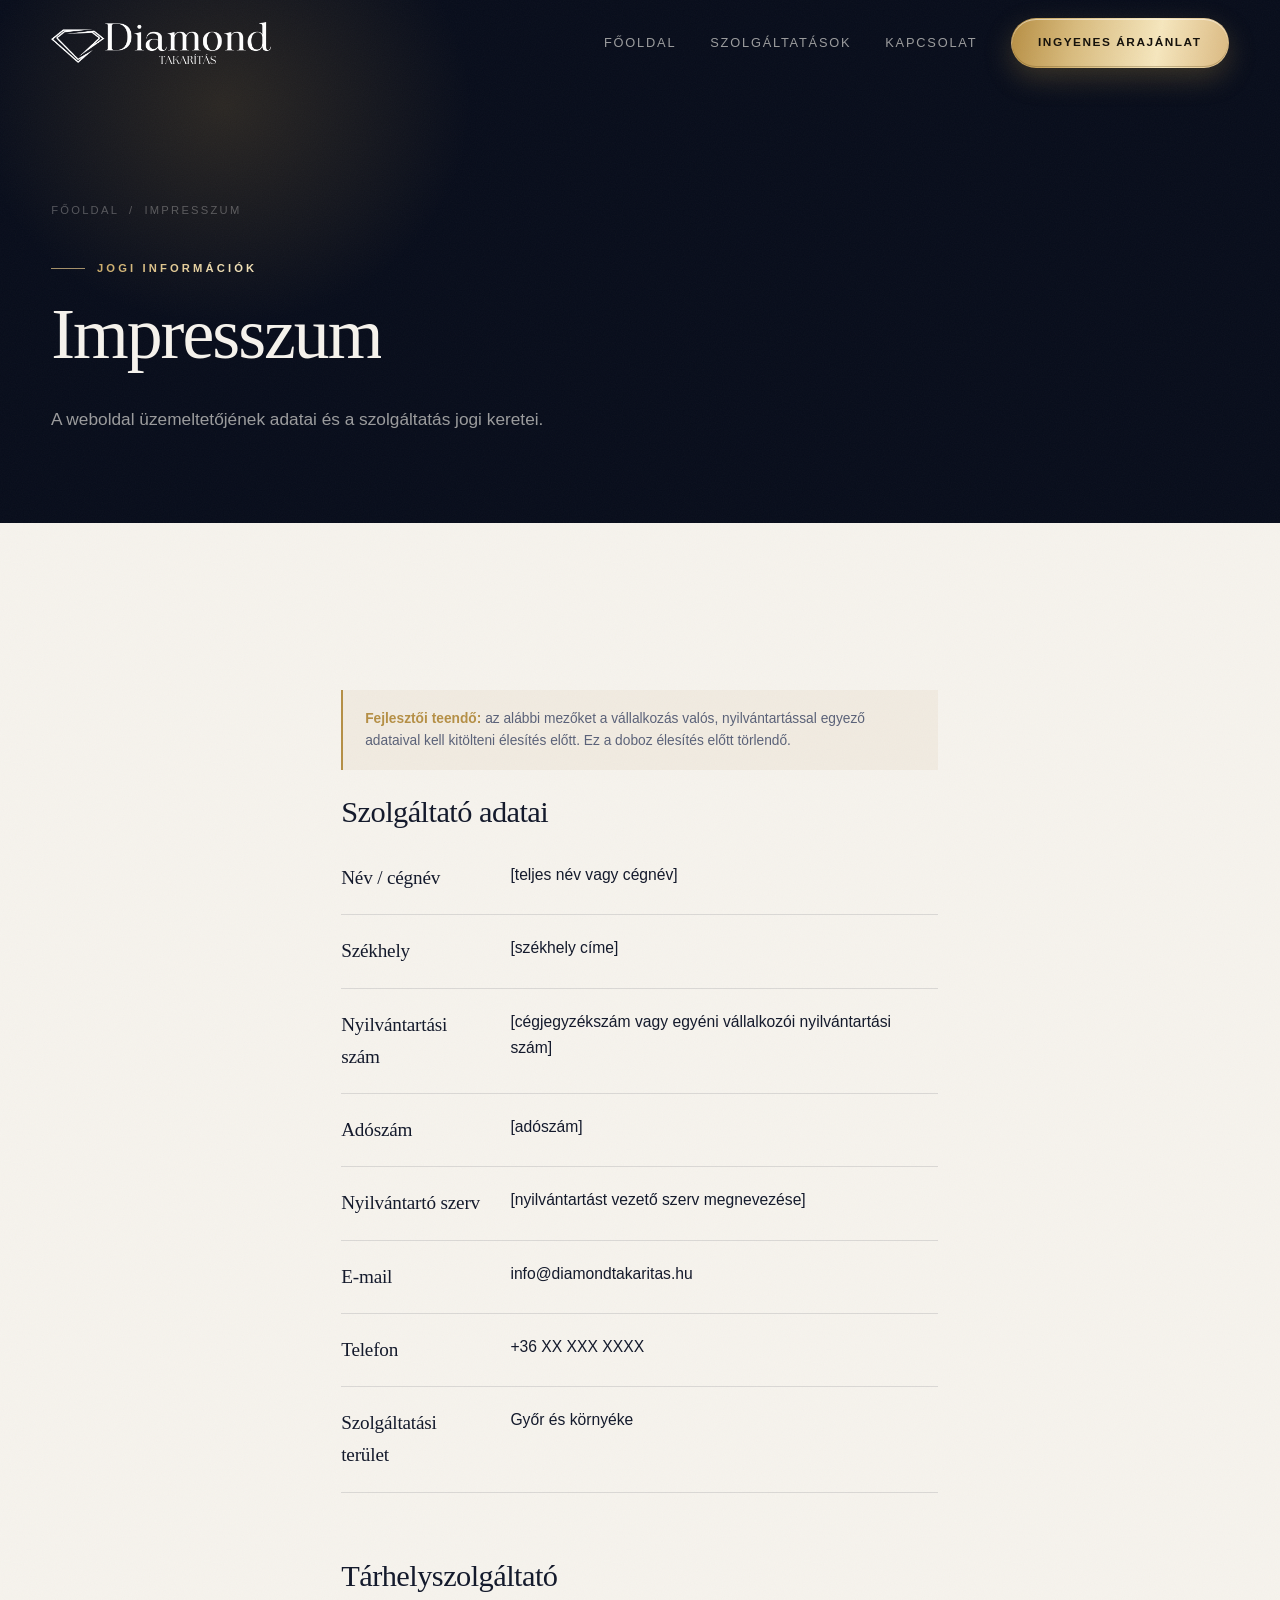
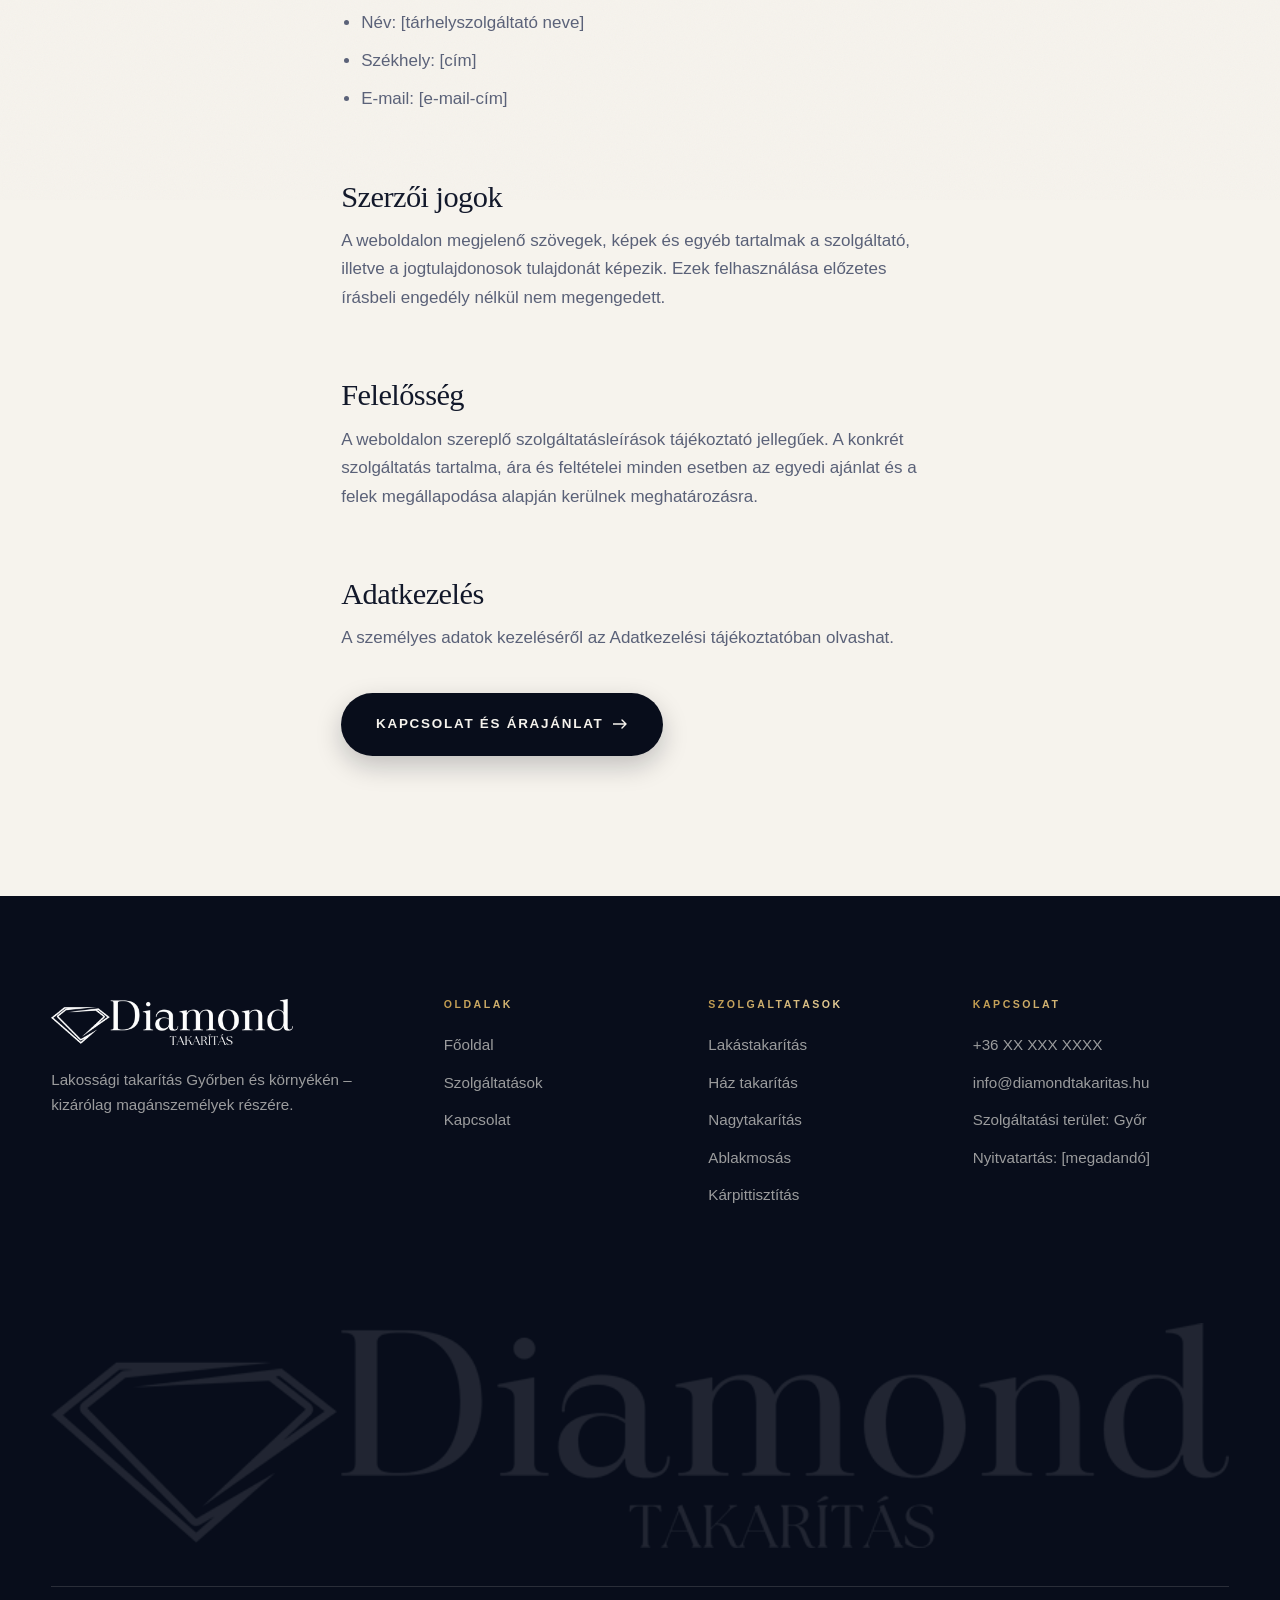
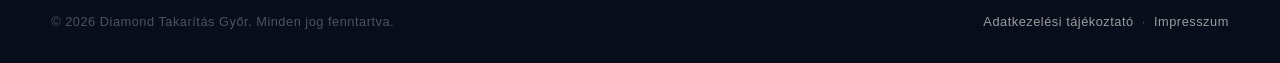
<file: site/impresszum/index.html>
<!DOCTYPE html>
<html lang="hu">
<head>
<meta charset="utf-8">
<meta name="viewport" content="width=device-width, initial-scale=1">

<!-- ===== SEO metaadatok (specifikáció szerint) ===== -->
<title>Impresszum | Diamond Takarítás Győr</title>
<meta name="description" content="A Diamond Takarítás Győr weboldalának üzemeltetői adatai és jogi tájékoztatása.">
<link rel="canonical" href="https://diamondtakaritas.hu/impresszum/">
<meta name="robots" content="index, follow">

<meta property="og:type" content="website">
<meta property="og:locale" content="hu_HU">
<meta property="og:site_name" content="Diamond Takarítás Győr">
<meta property="og:url" content="https://diamondtakaritas.hu/impresszum/">
<meta property="og:title" content="Impresszum | Diamond Takarítás Győr">
<meta property="og:description" content="A weboldal üzemeltetőjének adatai.">
<meta property="og:image" content="https://diamondtakaritas.hu/assets/img/og-diamond-takaritas-gyor.jpg">
<meta property="og:image:width" content="1200">
<meta property="og:image:height" content="630">
<meta property="og:image:alt" content="Világos, rendezett nappali és konyha egy otthonban">
<meta name="twitter:card" content="summary_large_image">

<meta name="theme-color" content="#080D1B">
<link rel="icon" href="../assets/img/favicon.ico" sizes="any">
<link rel="apple-touch-icon" href="../assets/img/apple-touch-icon.png">
<link rel="stylesheet" href="../assets/css/style.css?v=15aa39b6">

<!-- FEJLESZTŐI TEENDŐ: Google Tag Manager konténer (GTM-XXXXXXX) beillesztése ide -->

</head>
<body>

<div class="progress" aria-hidden="true"></div>
<div class="grain" aria-hidden="true"></div>
<a class="skip-link" href="#tartalom">Ugrás a tartalomra</a>

<header class="header">
  <div class="container header__inner">
    <a class="logo" href="../" aria-label="Diamond Takarítás Győr – főoldal">
      <img class="logo__img" src="../assets/img/logo-feher-400.webp"
           srcset="../assets/img/logo-feher-400.webp 400w, ../assets/img/logo-feher-800.webp 800w"
           sizes="200px" width="400" height="76"
           alt="Diamond Takarítás Győr">
    </a>

    <button class="nav-toggle" type="button" aria-expanded="false" aria-controls="fonavigacio" aria-label="Menü megnyitása">
      <span></span><span></span><span></span>
    </button>

    <nav class="nav" id="fonavigacio" aria-label="Fő navigáció">
      <a class="nav__link" href="../">Főoldal</a>
      <a class="nav__link" href="../szolgaltatasok/">Szolgáltatások</a>
      <a class="nav__link" href="../kapcsolat/">Kapcsolat</a>
      <a class="btn" href="../kapcsolat/#arajanlat" data-cta="Ingyenes árajánlat" data-position="fejlec"><span>Ingyenes árajánlat</span></a>
    </nav>
  </div>
</header>

<main id="tartalom">

  <section class="page-head">
    <div class="container page-head__inner">
      <nav class="breadcrumb" aria-label="Morzsamenü">
        <a href="../">Főoldal</a> <span aria-hidden="true">/</span> <span>Impresszum</span>
      </nav>
      <span class="label" data-reveal="fade">Jogi információk</span>
      <h1 data-split>Impresszum</h1>
      <p data-reveal style="--delay:.3s">A weboldal üzemeltetőjének adatai és a szolgáltatás jogi keretei.</p>
    </div>
  </section>

  <section class="section s-ivory">
    <div class="container legal" data-reveal>

      <div class="dev-note">
        <strong>Fejlesztői teendő:</strong> az alábbi mezőket a vállalkozás valós, nyilvántartással egyező adataival kell kitölteni élesítés előtt. Ez a doboz élesítés előtt törlendő.
      </div>

      <h2>Szolgáltató adatai</h2>
      <div class="table-wrap">
        <table>
          <tbody>
            <tr><th scope="row">Név / cégnév</th><td>[teljes név vagy cégnév]</td></tr>
            <tr><th scope="row">Székhely</th><td>[székhely címe]</td></tr>
            <tr><th scope="row">Nyilvántartási szám</th><td>[cégjegyzékszám vagy egyéni vállalkozói nyilvántartási szám]</td></tr>
            <tr><th scope="row">Adószám</th><td>[adószám]</td></tr>
            <tr><th scope="row">Nyilvántartó szerv</th><td>[nyilvántartást vezető szerv megnevezése]</td></tr>
            <tr><th scope="row">E-mail</th><td><a href="mailto:info@diamondtakaritas.hu">info@diamondtakaritas.hu</a></td></tr>
            <tr><th scope="row">Telefon</th><td><a href="tel:+36XXXXXXXXX">+36 XX XXX XXXX</a></td></tr>
            <tr><th scope="row">Szolgáltatási terület</th><td>Győr és környéke</td></tr>
          </tbody>
        </table>
      </div>

      <h2>Tárhelyszolgáltató</h2>
      <ul>
        <li>Név: [tárhelyszolgáltató neve]</li>
        <li>Székhely: [cím]</li>
        <li>E-mail: [e-mail-cím]</li>
      </ul>

      <h2>Szerzői jogok</h2>
      <p>A weboldalon megjelenő szövegek, képek és egyéb tartalmak a szolgáltató, illetve a jogtulajdonosok tulajdonát képezik. Ezek felhasználása előzetes írásbeli engedély nélkül nem megengedett.</p>

      <h2>Felelősség</h2>
      <p>A weboldalon szereplő szolgáltatásleírások tájékoztató jellegűek. A konkrét szolgáltatás tartalma, ára és feltételei minden esetben az egyedi ajánlat és a felek megállapodása alapján kerülnek meghatározásra.</p>

      <h2>Adatkezelés</h2>
      <p>A személyes adatok kezeléséről az <a href="../adatkezelesi-tajekoztato/">Adatkezelési tájékoztatóban</a> olvashat.</p>

      <div class="btn-row">
        <a class="btn btn--ink" href="../kapcsolat/" data-cta="Kapcsolat" data-position="jogi-oldal"><span>Kapcsolat és árajánlat <svg class="btn__arrow" width="15" height="10" viewBox="0 0 15 10" fill="none" aria-hidden="true"><path d="M0 5h13M9 1l4 4-4 4" stroke="currentColor" stroke-width="1.4" stroke-linecap="round" stroke-linejoin="round"/></svg></span></a>
      </div>
    </div>
  </section>

</main>

<footer class="footer">
  <div class="container">
    <div class="footer__grid">
      <div>
        <a class="logo" href="../"><img class="logo__img" src="../assets/img/logo-feher-400.webp"
           srcset="../assets/img/logo-feher-400.webp 400w, ../assets/img/logo-feher-800.webp 800w"
           sizes="200px" width="400" height="76"
           alt="Diamond Takarítás Győr"></a>
        <p>Lakossági takarítás Győrben és környékén – kizárólag magánszemélyek részére.</p>
      </div>
      <div>
        <h2>Oldalak</h2>
        <ul>
          <li><a href="../">Főoldal</a></li>
          <li><a href="../szolgaltatasok/">Szolgáltatások</a></li>
          <li><a href="../kapcsolat/">Kapcsolat</a></li>
        </ul>
      </div>
      <div>
        <h2>Szolgáltatások</h2>
        <ul>
          <li><a href="../szolgaltatasok/#lakastakaritas">Lakástakarítás</a></li>
          <li><a href="../szolgaltatasok/#haztakaritas">Ház takarítás</a></li>
          <li><a href="../szolgaltatasok/#nagytakaritas">Nagytakarítás</a></li>
          <li><a href="../szolgaltatasok/#ablakmosas">Ablakmosás</a></li>
          <li><a href="../szolgaltatasok/#karpittisztitas">Kárpittisztítás</a></li>
        </ul>
      </div>
      <div>
        <h2>Kapcsolat</h2>
        <ul>
          <li><a href="tel:+36XXXXXXXXX" data-position="lablec">+36 XX XXX XXXX</a></li>
          <li><a href="mailto:info@diamondtakaritas.hu" data-position="lablec">info@diamondtakaritas.hu</a></li>
          <li>Szolgáltatási terület: Győr</li>
          <li>Nyitvatartás: [megadandó]</li>
        </ul>
      </div>
    </div>

    <img class="footer__wordmark" src="../assets/img/logo-feher-800.webp"
         width="800" height="153" alt="" aria-hidden="true" loading="lazy" decoding="async">

    <div class="footer__bottom">
      <span>© 2026 Diamond Takarítás Győr. Minden jog fenntartva.</span>
      <span>
        <a href="../adatkezelesi-tajekoztato/">Adatkezelési tájékoztató</a> &nbsp;·&nbsp;
        <a href="../impresszum/">Impresszum</a>
      </span>
    </div>
  </div>
</footer>

<div class="sticky-bar">
  <a class="btn btn--outline" href="tel:+36XXXXXXXXX" data-cta="Hívjon most" data-position="sticky-mobil"><span>Hívjon most</span></a>
  <a class="btn" href="../kapcsolat/#arajanlat" data-cta="Árajánlatot kérek" data-position="sticky-mobil"><span>Árajánlatot kérek</span></a>
</div>

<script src="../assets/js/main.js?v=09622dc5" defer></script>
</body>
</html>
</file>
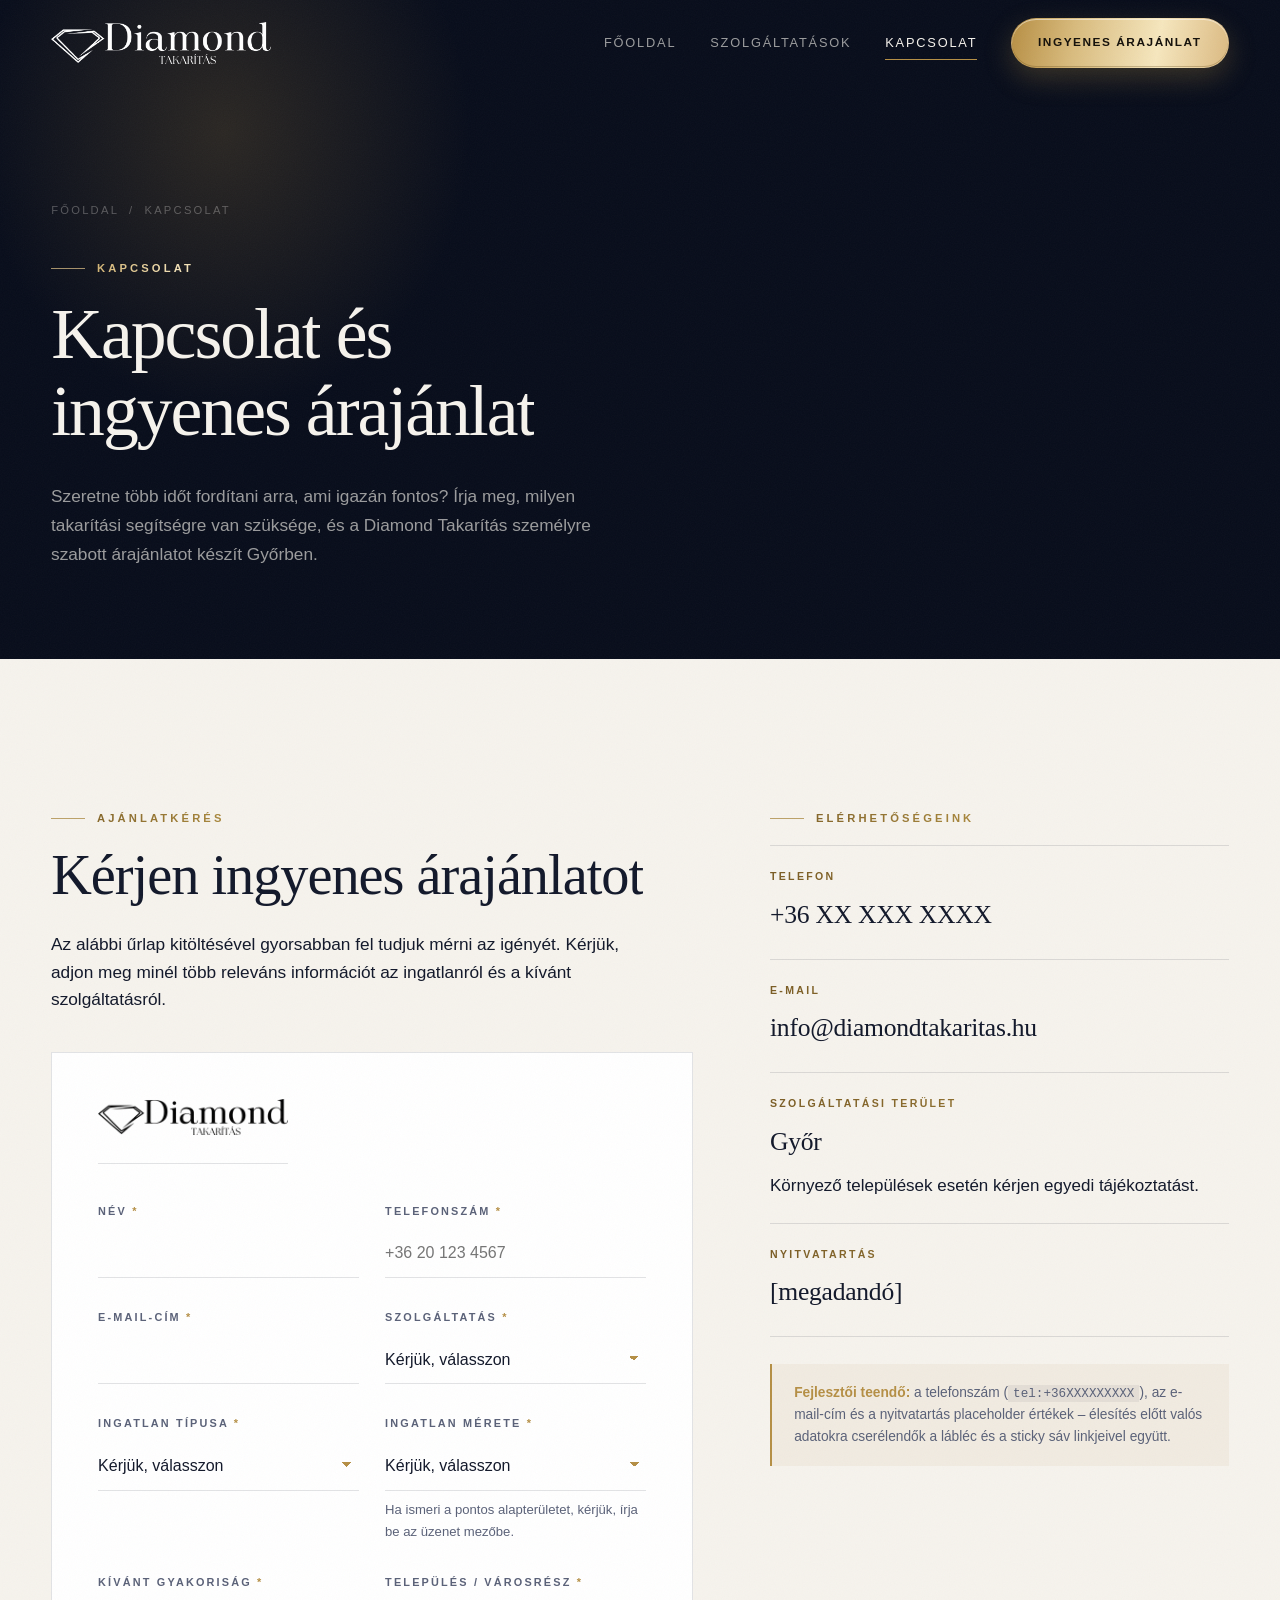
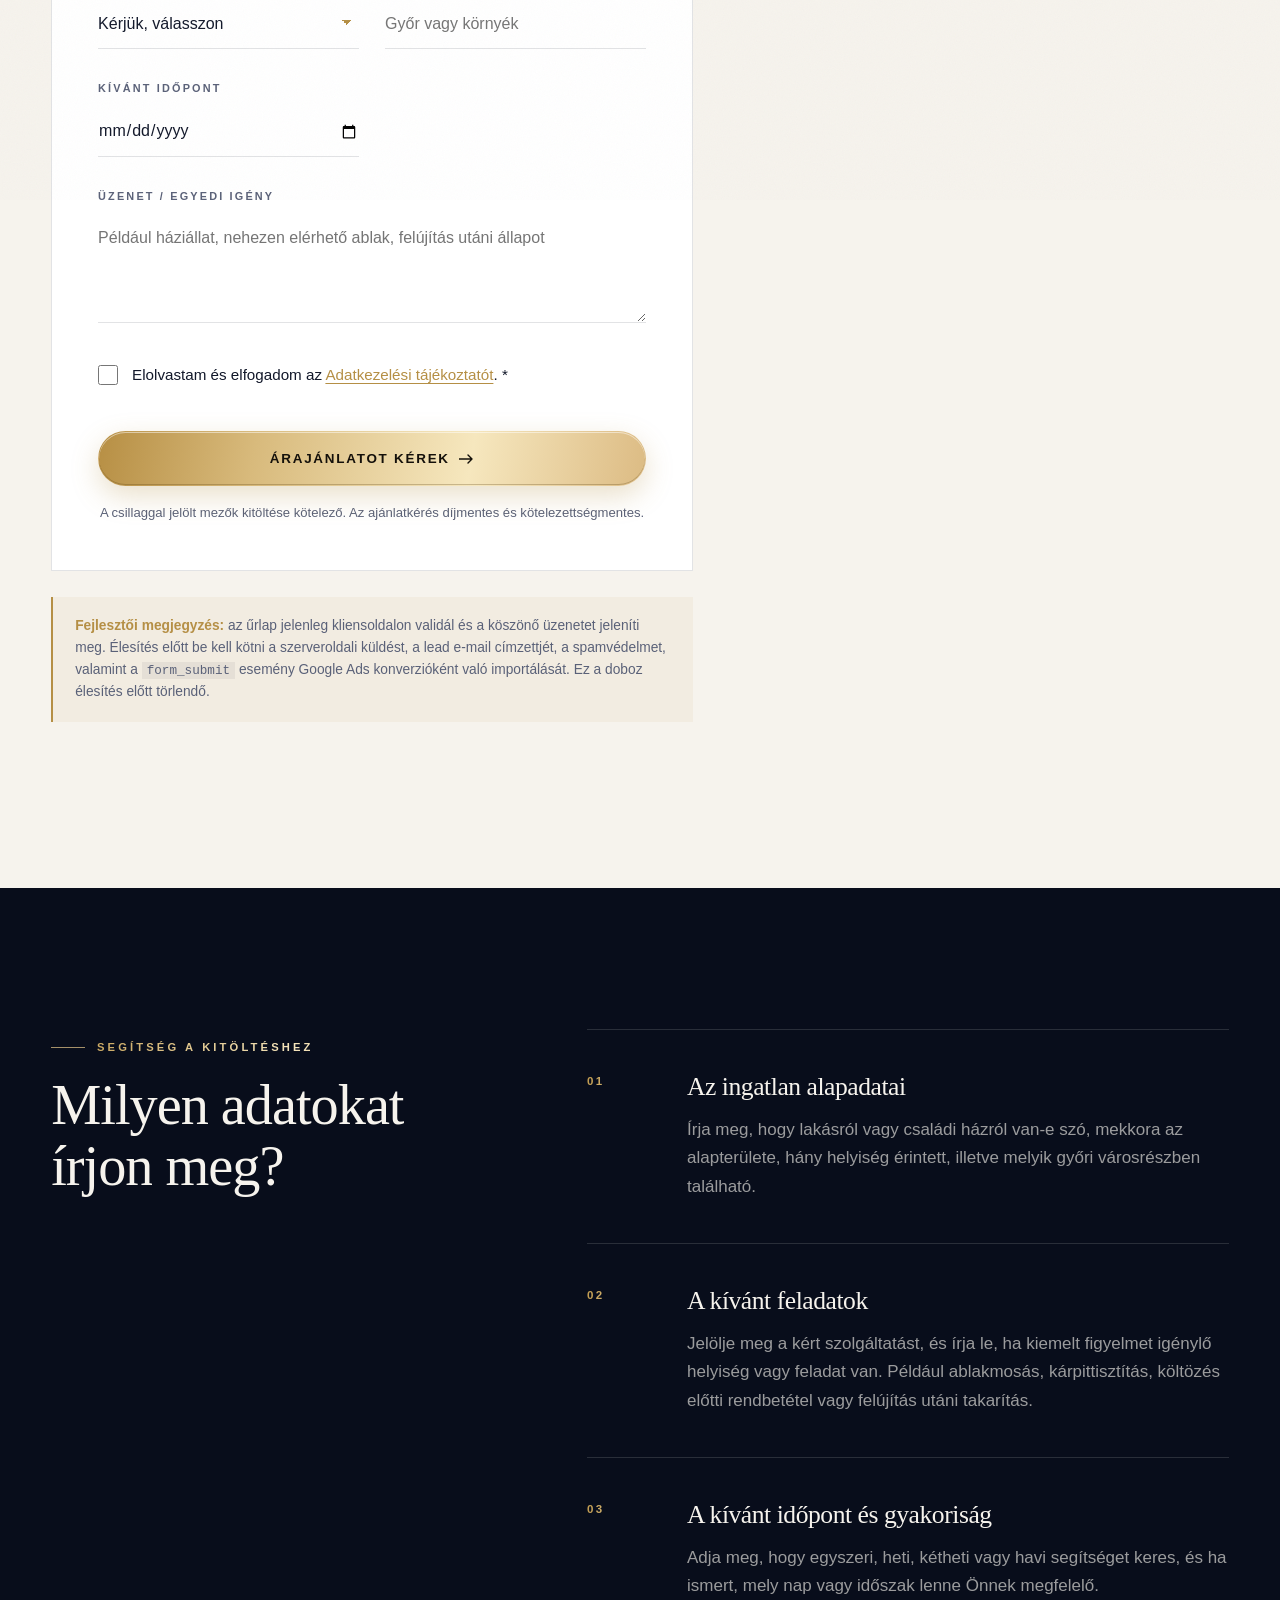
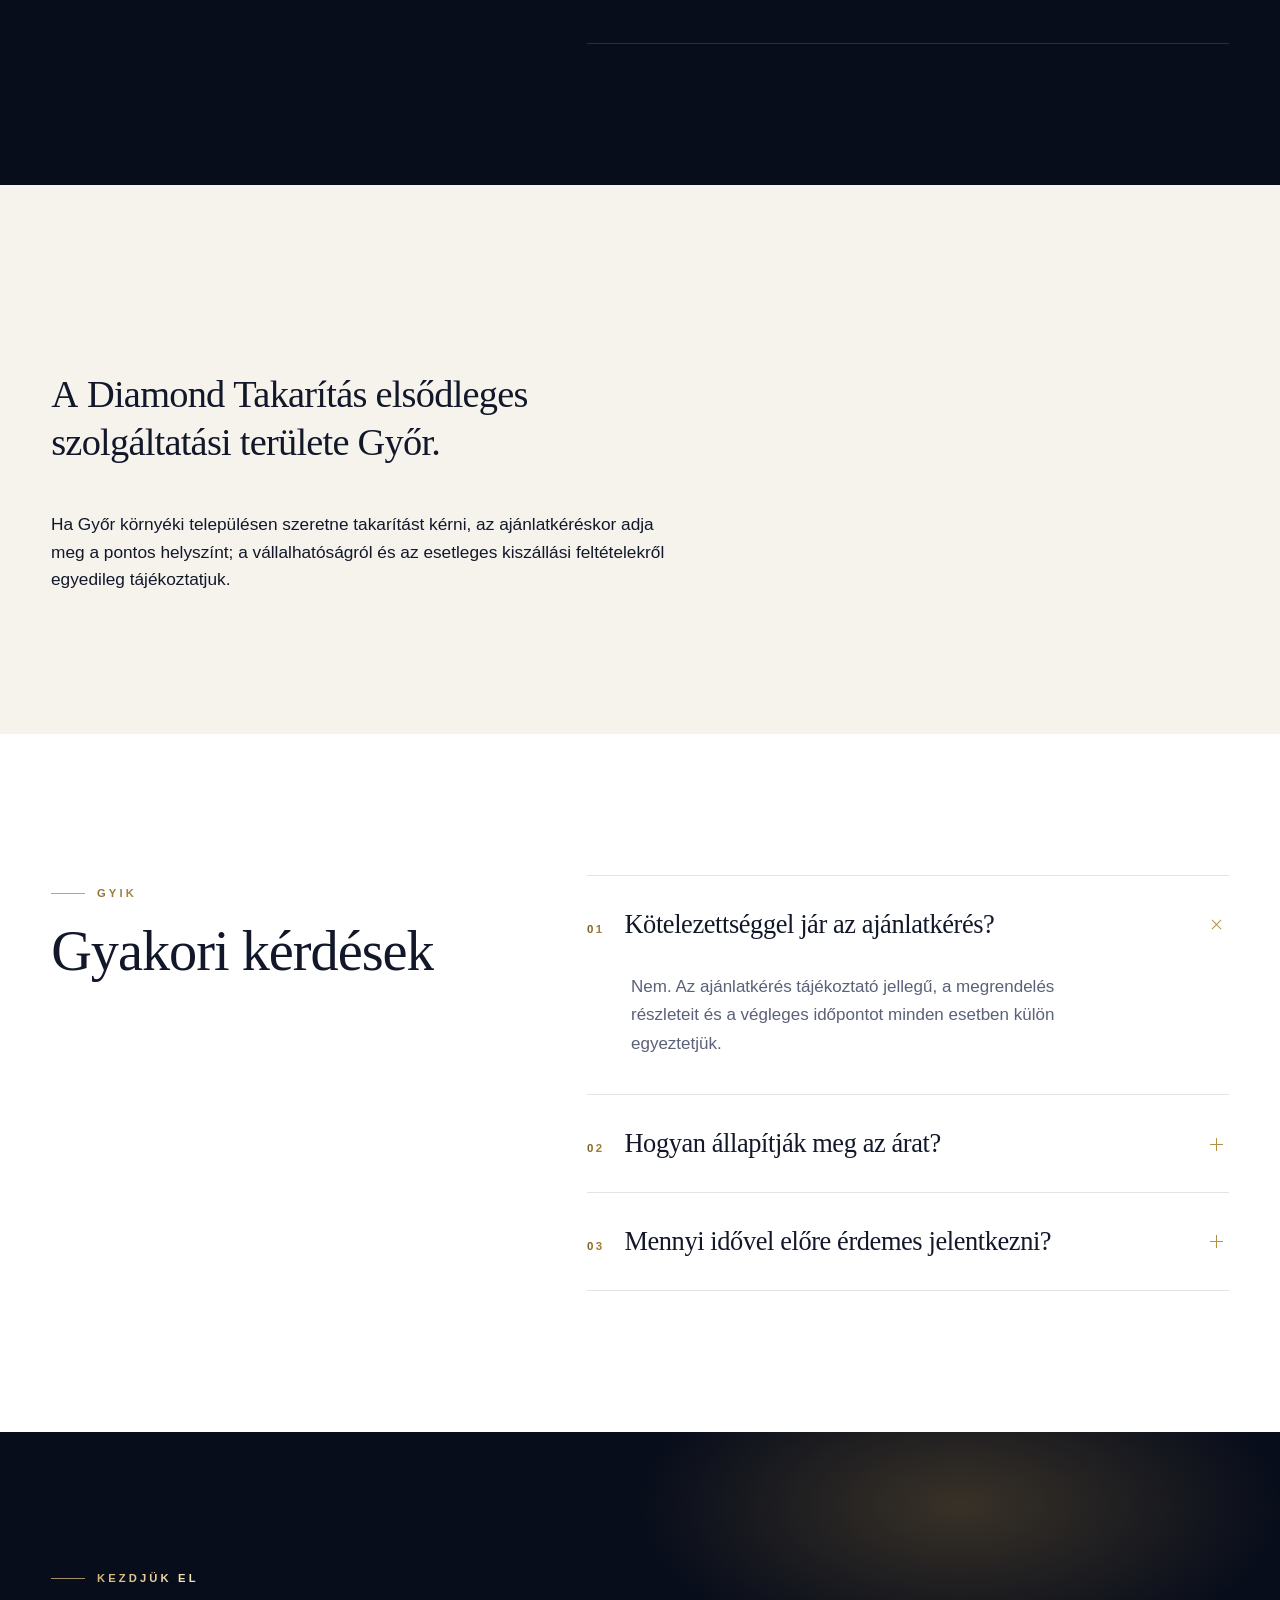
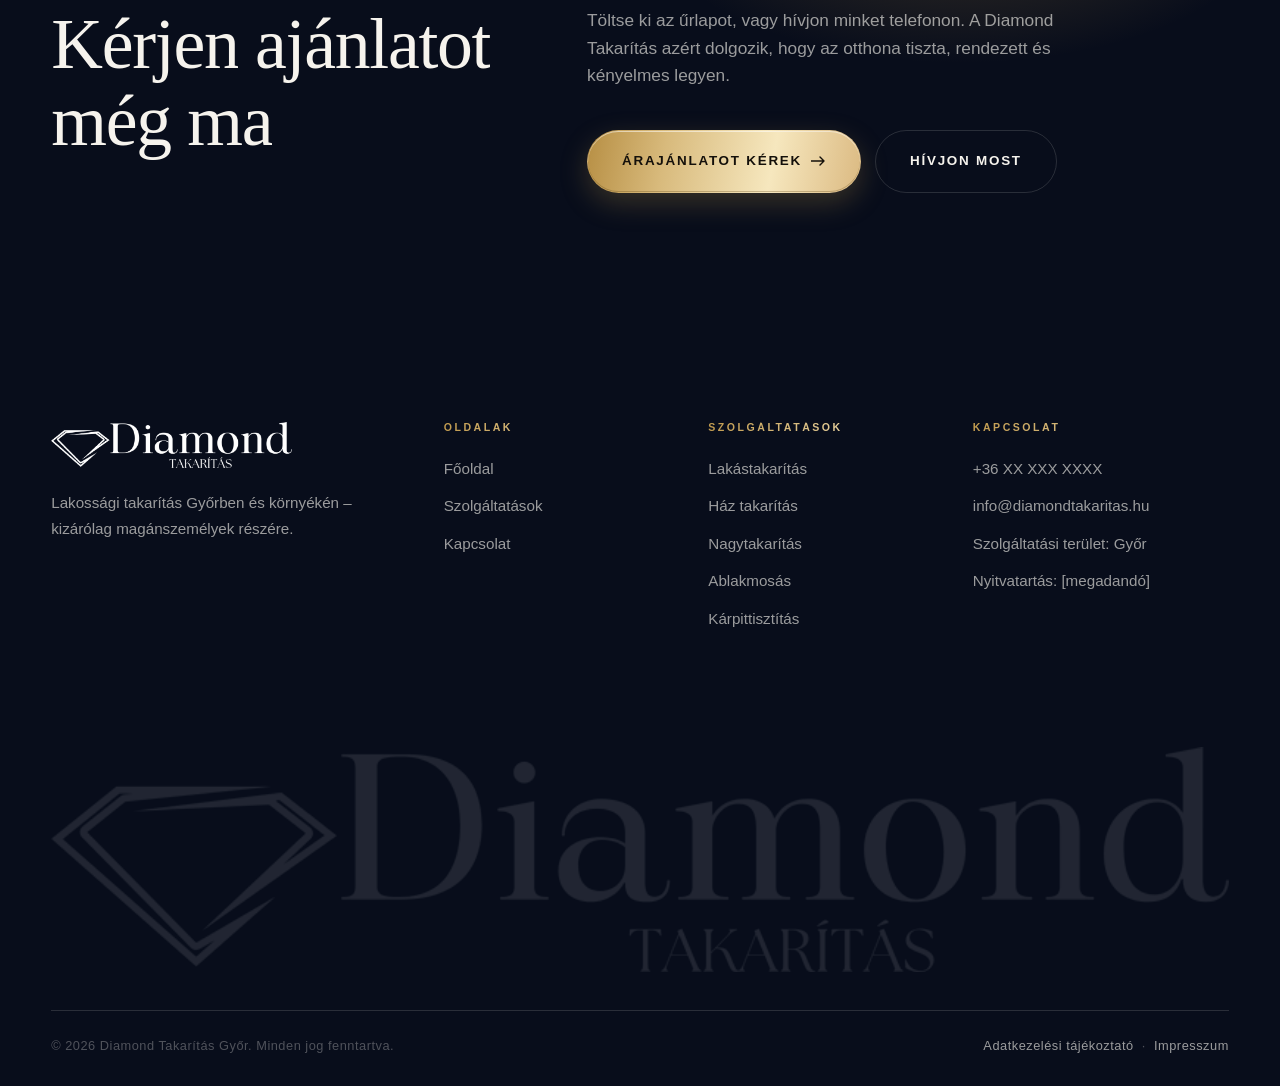
<file: site/kapcsolat/index.html>
<!DOCTYPE html>
<html lang="hu">
<head>
<meta charset="utf-8">
<meta name="viewport" content="width=device-width, initial-scale=1">

<!-- ===== SEO metaadatok (specifikáció szerint) ===== -->
<title>Kapcsolat és árajánlat | Diamond Takarítás Győr</title>
<meta name="description" content="Kérjen ingyenes árajánlatot a Diamond Takarítástól Győrben. Lakás-, ház- és nagytakarítás, ablakmosás és kárpittisztítás magánszemélyeknek.">
<link rel="canonical" href="https://diamondtakaritas.hu/kapcsolat/">
<meta name="robots" content="index, follow">

<meta property="og:type" content="website">
<meta property="og:locale" content="hu_HU">
<meta property="og:site_name" content="Diamond Takarítás Győr">
<meta property="og:url" content="https://diamondtakaritas.hu/kapcsolat/">
<meta property="og:title" content="Kapcsolat | Diamond Takarítás Győr">
<meta property="og:description" content="Vegye fel velünk a kapcsolatot, és kérjen személyre szabott árajánlatot lakossági takarításhoz Győrben.">
<meta property="og:image" content="https://diamondtakaritas.hu/assets/img/og-diamond-takaritas-gyor.jpg">
<meta property="og:image:width" content="1200">
<meta property="og:image:height" content="630">
<meta property="og:image:alt" content="Világos, rendezett nappali és konyha egy otthonban">
<meta name="twitter:card" content="summary_large_image">

<meta name="theme-color" content="#080D1B">
<link rel="icon" href="../assets/img/favicon.ico" sizes="any">
<link rel="apple-touch-icon" href="../assets/img/apple-touch-icon.png">
<link rel="stylesheet" href="../assets/css/style.css?v=15aa39b6">

<!-- FEJLESZTŐI TEENDŐ: Google Tag Manager konténer (GTM-XXXXXXX) beillesztése ide -->

</head>
<body>

<div class="progress" aria-hidden="true"></div>
<div class="grain" aria-hidden="true"></div>
<a class="skip-link" href="#tartalom">Ugrás a tartalomra</a>

<header class="header">
  <div class="container header__inner">
    <a class="logo" href="../" aria-label="Diamond Takarítás Győr – főoldal">
      <img class="logo__img" src="../assets/img/logo-feher-400.webp"
           srcset="../assets/img/logo-feher-400.webp 400w, ../assets/img/logo-feher-800.webp 800w"
           sizes="200px" width="400" height="76"
           alt="Diamond Takarítás Győr">
    </a>

    <button class="nav-toggle" type="button" aria-expanded="false" aria-controls="fonavigacio" aria-label="Menü megnyitása">
      <span></span><span></span><span></span>
    </button>

    <nav class="nav" id="fonavigacio" aria-label="Fő navigáció">
      <a class="nav__link" href="../">Főoldal</a>
      <a class="nav__link" href="../szolgaltatasok/">Szolgáltatások</a>
      <a class="nav__link" href="../kapcsolat/" aria-current="page">Kapcsolat</a>
      <a class="btn" href="../kapcsolat/#arajanlat" data-cta="Ingyenes árajánlat" data-position="fejlec"><span>Ingyenes árajánlat</span></a>
    </nav>
  </div>
</header>

<main id="tartalom">

  <section class="page-head">
    <div class="container page-head__inner">
      <nav class="breadcrumb" aria-label="Morzsamenü">
        <a href="../">Főoldal</a> <span aria-hidden="true">/</span> <span>Kapcsolat</span>
      </nav>
      <span class="label" data-reveal="fade">Kapcsolat</span>
      <h1 data-split>Kapcsolat és ingyenes árajánlat</h1>
      <p data-reveal style="--delay:.3s">Szeretne több időt fordítani arra, ami igazán fontos? Írja meg, milyen takarítási segítségre van szüksége, és a Diamond Takarítás személyre szabott árajánlatot készít Győrben.</p>
    </div>
  </section>

  <section class="section s-ivory">
    <div class="container split--wide-left split">

      <!-- ---- Űrlap ---- -->
      <div>
        <span class="label" data-reveal="fade">Ajánlatkérés</span>
        <h2 data-split>Kérjen ingyenes árajánlatot</h2>
        <p class="lead measure" data-reveal>Az alábbi űrlap kitöltésével gyorsabban fel tudjuk mérni az igényét. Kérjük, adjon meg minél több releváns információt az ingatlanról és a kívánt szolgáltatásról.</p>

        <div class="form-card" id="arajanlat" style="margin-top:38px" data-reveal>
          <img class="form-card__logo" src="../assets/img/logo-fekete-400.webp"
               srcset="../assets/img/logo-fekete-400.webp 400w, ../assets/img/logo-fekete-800.webp 800w"
               sizes="190px" width="400" height="76" alt="Diamond Takarítás Győr" loading="lazy" decoding="async">
          <!-- FEJLESZTŐI TEENDŐ: az action értékét a valós feldolgozó végpontra kell állítani
               (szerveroldali mailer / form API / CRM webhook), és a lead címzettjét beállítani. -->
          <form id="arajanlat-urlap" action="/kuldes" method="post" novalidate>
            <div class="form-grid">

              <div class="field">
                <label for="nev">Név <span class="req" aria-hidden="true">*</span></label>
                <input type="text" id="nev" name="nev" autocomplete="name" required>
                <span class="error" role="alert"></span>
              </div>

              <div class="field">
                <label for="telefon">Telefonszám <span class="req" aria-hidden="true">*</span></label>
                <input type="tel" id="telefon" name="telefon" autocomplete="tel" placeholder="+36 20 123 4567" required>
                <span class="error" role="alert"></span>
              </div>

              <div class="field">
                <label for="email">E-mail-cím <span class="req" aria-hidden="true">*</span></label>
                <input type="email" id="email" name="email" autocomplete="email" required>
                <span class="error" role="alert"></span>
              </div>

              <div class="field">
                <label for="szolgaltatas">Szolgáltatás <span class="req" aria-hidden="true">*</span></label>
                <select id="szolgaltatas" name="szolgaltatas" required>
                  <option value="">Kérjük, válasszon</option>
                  <option>Lakástakarítás</option>
                  <option>Háztakarítás</option>
                  <option>Nagytakarítás</option>
                  <option>Ablakmosás</option>
                  <option>Kárpittisztítás</option>
                  <option>Egyéb</option>
                </select>
                <span class="error" role="alert"></span>
              </div>

              <div class="field">
                <label for="ingatlan_tipusa">Ingatlan típusa <span class="req" aria-hidden="true">*</span></label>
                <select id="ingatlan_tipusa" name="ingatlan_tipusa" required>
                  <option value="">Kérjük, válasszon</option>
                  <option>Lakás</option>
                  <option>Családi ház</option>
                  <option>Egyéb</option>
                </select>
                <span class="error" role="alert"></span>
              </div>

              <div class="field">
                <label for="meret">Ingatlan mérete <span class="req" aria-hidden="true">*</span></label>
                <select id="meret" name="meret" required>
                  <option value="">Kérjük, válasszon</option>
                  <option>50 m² alatt</option>
                  <option>50–80 m²</option>
                  <option>80–120 m²</option>
                  <option>120–180 m²</option>
                  <option>180 m² felett</option>
                  <option>Nem tudom pontosan</option>
                </select>
                <span class="hint">Ha ismeri a pontos alapterületet, kérjük, írja be az üzenet mezőbe.</span>
                <span class="error" role="alert"></span>
              </div>

              <div class="field">
                <label for="gyakorisag">Kívánt gyakoriság <span class="req" aria-hidden="true">*</span></label>
                <select id="gyakorisag" name="gyakorisag" required>
                  <option value="">Kérjük, válasszon</option>
                  <option>Egyszeri</option>
                  <option>Heti</option>
                  <option>Kétheti</option>
                  <option>Havi</option>
                  <option>Még nem tudom</option>
                </select>
                <span class="error" role="alert"></span>
              </div>

              <div class="field">
                <label for="telepules">Település / városrész <span class="req" aria-hidden="true">*</span></label>
                <input type="text" id="telepules" name="telepules" placeholder="Győr vagy környék" required>
                <span class="error" role="alert"></span>
              </div>

              <div class="field">
                <label for="idopont">Kívánt időpont</label>
                <input type="date" id="idopont" name="idopont">
                <span class="error" role="alert"></span>
              </div>

              <div class="field field--full">
                <label for="uzenet">Üzenet / egyedi igény</label>
                <textarea id="uzenet" name="uzenet" placeholder="Például háziállat, nehezen elérhető ablak, felújítás utáni állapot"></textarea>
                <span class="error" role="alert"></span>
              </div>

              <!-- Spamvédelem: rejtett mező (honeypot).
                   FEJLESZTŐI TEENDŐ: éles környezetben szerveroldali ellenőrzéssel kiegészítendő. -->
              <div class="hp-field" aria-hidden="true">
                <label for="_honeypot">Ezt a mezőt hagyja üresen</label>
                <input type="text" id="_honeypot" name="_honeypot" tabindex="-1" autocomplete="off">
              </div>

              <div class="consent">
                <input type="checkbox" id="adatkezeles" name="adatkezeles" value="elfogadva" required>
                <label for="adatkezeles">Elolvastam és elfogadom az <a href="../adatkezelesi-tajekoztato/">Adatkezelési tájékoztatót</a>. <span class="req" aria-hidden="true">*</span></label>
                <span class="error" role="alert"></span>
              </div>

              <div class="field field--full">
                <button class="btn btn--block" type="submit"><span>Árajánlatot kérek <svg class="btn__arrow" width="15" height="10" viewBox="0 0 15 10" fill="none" aria-hidden="true"><path d="M0 5h13M9 1l4 4-4 4" stroke="currentColor" stroke-width="1.4" stroke-linecap="round" stroke-linejoin="round"/></svg></span></button>
                <span class="hint" style="text-align:center;margin-top:16px;">A csillaggal jelölt mezők kitöltése kötelező. Az ajánlatkérés díjmentes és kötelezettségmentes.</span>
              </div>

            </div>
          </form>

          <div class="form-success" id="arajanlat-koszonet" role="status" aria-live="polite">
            <img class="success-mark" src="../assets/img/jel-fekete-256.webp" width="256" height="201"
                 alt="" aria-hidden="true" loading="lazy" decoding="async">
            <h3>Köszönjük megkeresését!</h3>
            <p>Hamarosan felvesszük Önnel a kapcsolatot.</p>
          </div>
        </div>

        <div class="dev-note">
          <strong>Fejlesztői megjegyzés:</strong> az űrlap jelenleg kliensoldalon validál és a köszönő üzenetet jeleníti meg. Élesítés előtt be kell kötni a szerveroldali küldést, a lead e-mail címzettjét, a spamvédelmet, valamint a <code>form_submit</code> esemény Google Ads konverzióként való importálását. Ez a doboz élesítés előtt törlendő.
        </div>
      </div>

      <!-- ---- Elérhetőségek ---- -->
      <aside class="sticky-col">
        <span class="label" data-reveal="fade">Elérhetőségeink</span>
        <ul class="contact-list" data-reveal>
          <li>
            <strong>Telefon</strong>
            <a class="big" href="tel:+36XXXXXXXXX" data-position="kapcsolat-oldal">+36 XX XXX XXXX</a>
          </li>
          <li>
            <strong>E-mail</strong>
            <a class="big" href="mailto:info@diamondtakaritas.hu" data-position="kapcsolat-oldal">info@diamondtakaritas.hu</a>
          </li>
          <li>
            <strong>Szolgáltatási terület</strong>
            <span class="big">Győr</span>
            <p style="margin-top:8px">Környező települések esetén kérjen egyedi tájékoztatást.</p>
          </li>
          <li>
            <strong>Nyitvatartás</strong>
            <span class="big">[megadandó]</span>
          </li>
        </ul>

        <div class="dev-note">
          <strong>Fejlesztői teendő:</strong> a telefonszám (<code>tel:+36XXXXXXXXX</code>), az e-mail-cím és a nyitvatartás placeholder értékek – élesítés előtt valós adatokra cserélendők a lábléc és a sticky sáv linkjeivel együtt.
        </div>
      </aside>

    </div>
  </section>

  <!-- ===== Milyen adatokat írjon meg ===== -->
  <section class="section s-ink">
    <div class="container split">
      <div class="sticky-col">
        <span class="label" data-reveal="fade">Segítség a kitöltéshez</span>
        <h2 data-split>Milyen adatokat írjon meg?</h2>
      </div>
      <div data-stagger="0.12">
        <article class="feature" data-reveal>
          <span class="num">01</span>
          <div>
            <h3>Az ingatlan alapadatai</h3>
            <p>Írja meg, hogy lakásról vagy családi házról van-e szó, mekkora az alapterülete, hány helyiség érintett, illetve melyik győri városrészben található.</p>
          </div>
        </article>
        <article class="feature" data-reveal>
          <span class="num">02</span>
          <div>
            <h3>A kívánt feladatok</h3>
            <p>Jelölje meg a kért szolgáltatást, és írja le, ha kiemelt figyelmet igénylő helyiség vagy feladat van. Például ablakmosás, kárpittisztítás, költözés előtti rendbetétel vagy felújítás utáni takarítás.</p>
          </div>
        </article>
        <article class="feature" data-reveal>
          <span class="num">03</span>
          <div>
            <h3>A kívánt időpont és gyakoriság</h3>
            <p>Adja meg, hogy egyszeri, heti, kétheti vagy havi segítséget keres, és ha ismert, mely nap vagy időszak lenne Önnek megfelelő.</p>
          </div>
        </article>
      </div>
    </div>
  </section>

  <!-- ===== Szolgáltatási terület ===== -->
  <section class="section s-ivory">
    <div class="container">
      <span class="label" data-reveal="fade">Hol dolgozunk</span>
      <p class="quote-wide" data-split>A Diamond Takarítás elsődleges szolgáltatási területe Győr.</p>
      <p class="lead measure" data-reveal style="margin-top:26px">Ha Győr környéki településen szeretne takarítást kérni, az ajánlatkéréskor adja meg a pontos helyszínt; a vállalhatóságról és az esetleges kiszállási feltételekről egyedileg tájékoztatjuk.</p>
    </div>
  </section>

  <!-- ===== GYIK ===== -->
  <section class="section s-paper">
    <div class="container split">
      <div class="sticky-col">
        <span class="label" data-reveal="fade">GYIK</span>
        <h2 data-split>Gyakori kérdések</h2>
      </div>
      <div class="faq" data-reveal>
        <details open>
          <summary><span class="num">01</span> Kötelezettséggel jár az ajánlatkérés?</summary>
          <div class="faq__body"><p>Nem. Az ajánlatkérés tájékoztató jellegű, a megrendelés részleteit és a végleges időpontot minden esetben külön egyeztetjük.</p></div>
        </details>
        <details>
          <summary><span class="num">02</span> Hogyan állapítják meg az árat?</summary>
          <div class="faq__body"><p>Az ár függ az ingatlan típusától, méretétől, állapotától, a kért feladatoktól, a takarítás gyakoriságától és a helyszíntől. Emiatt személyre szabott ajánlatot adunk.</p></div>
        </details>
        <details>
          <summary><span class="num">03</span> Mennyi idővel előre érdemes jelentkezni?</summary>
          <div class="faq__body"><p>A kívánt időpont biztosítása érdekében érdemes minél korábban jelezni az igényt. Sürgős esetben is küldjön ajánlatkérést vagy hívjon telefonon; a rendelkezésre álló kapacitásról visszajelzünk.</p></div>
        </details>
      </div>
    </div>
  </section>

  <!-- ===== CTA ===== -->
  <section class="cta">
    <div class="container cta__inner">
      <div class="split">
        <div>
          <span class="label" data-reveal="fade">Kezdjük el</span>
          <h2 data-split>Kérjen ajánlatot még ma</h2>
        </div>
        <div style="align-self:end">
          <p class="lead" data-reveal>Töltse ki az űrlapot, vagy hívjon minket telefonon. A Diamond Takarítás azért dolgozik, hogy az otthona tiszta, rendezett és kényelmes legyen.</p>
          <div class="btn-row">
            <a class="btn" href="#arajanlat" data-magnetic data-cta="Árajánlatot kérek" data-position="cta-sav"><span>Árajánlatot kérek <svg class="btn__arrow" width="15" height="10" viewBox="0 0 15 10" fill="none" aria-hidden="true"><path d="M0 5h13M9 1l4 4-4 4" stroke="currentColor" stroke-width="1.4" stroke-linecap="round" stroke-linejoin="round"/></svg></span></a>
            <a class="btn btn--outline" href="tel:+36XXXXXXXXX" data-cta="Hívjon most" data-position="cta-sav"><span>Hívjon most</span></a>
          </div>
        </div>
      </div>
    </div>
  </section>

</main>

<footer class="footer">
  <div class="container">
    <div class="footer__grid">
      <div>
        <a class="logo" href="../"><img class="logo__img" src="../assets/img/logo-feher-400.webp"
           srcset="../assets/img/logo-feher-400.webp 400w, ../assets/img/logo-feher-800.webp 800w"
           sizes="200px" width="400" height="76"
           alt="Diamond Takarítás Győr"></a>
        <p>Lakossági takarítás Győrben és környékén – kizárólag magánszemélyek részére.</p>
      </div>
      <div>
        <h2>Oldalak</h2>
        <ul>
          <li><a href="../">Főoldal</a></li>
          <li><a href="../szolgaltatasok/">Szolgáltatások</a></li>
          <li><a href="../kapcsolat/">Kapcsolat</a></li>
        </ul>
      </div>
      <div>
        <h2>Szolgáltatások</h2>
        <ul>
          <li><a href="../szolgaltatasok/#lakastakaritas">Lakástakarítás</a></li>
          <li><a href="../szolgaltatasok/#haztakaritas">Ház takarítás</a></li>
          <li><a href="../szolgaltatasok/#nagytakaritas">Nagytakarítás</a></li>
          <li><a href="../szolgaltatasok/#ablakmosas">Ablakmosás</a></li>
          <li><a href="../szolgaltatasok/#karpittisztitas">Kárpittisztítás</a></li>
        </ul>
      </div>
      <div>
        <h2>Kapcsolat</h2>
        <ul>
          <li><a href="tel:+36XXXXXXXXX" data-position="lablec">+36 XX XXX XXXX</a></li>
          <li><a href="mailto:info@diamondtakaritas.hu" data-position="lablec">info@diamondtakaritas.hu</a></li>
          <li>Szolgáltatási terület: Győr</li>
          <li>Nyitvatartás: [megadandó]</li>
        </ul>
      </div>
    </div>

    <img class="footer__wordmark" src="../assets/img/logo-feher-800.webp"
         width="800" height="153" alt="" aria-hidden="true" loading="lazy" decoding="async">

    <div class="footer__bottom">
      <span>© 2026 Diamond Takarítás Győr. Minden jog fenntartva.</span>
      <span>
        <a href="../adatkezelesi-tajekoztato/">Adatkezelési tájékoztató</a> &nbsp;·&nbsp;
        <a href="../impresszum/">Impresszum</a>
      </span>
    </div>
  </div>
</footer>

<div class="sticky-bar">
  <a class="btn btn--outline" href="tel:+36XXXXXXXXX" data-cta="Hívjon most" data-position="sticky-mobil"><span>Hívjon most</span></a>
  <a class="btn" href="#arajanlat" data-cta="Árajánlatot kérek" data-position="sticky-mobil"><span>Árajánlatot kérek</span></a>
</div>

<!-- FAQPage jelölés – csak az oldalon ténylegesen látható kérdés-válasz blokkokra -->
<script type="application/ld+json">
{
  "@context": "https://schema.org",
  "@type": "FAQPage",
  "mainEntity": [
    { "@type": "Question", "name": "Kötelezettséggel jár az ajánlatkérés?",
      "acceptedAnswer": { "@type": "Answer", "text": "Nem. Az ajánlatkérés tájékoztató jellegű, a megrendelés részleteit és a végleges időpontot minden esetben külön egyeztetjük." } },
    { "@type": "Question", "name": "Hogyan állapítják meg az árat?",
      "acceptedAnswer": { "@type": "Answer", "text": "Az ár függ az ingatlan típusától, méretétől, állapotától, a kért feladatoktól, a takarítás gyakoriságától és a helyszíntől. Emiatt személyre szabott ajánlatot adunk." } },
    { "@type": "Question", "name": "Mennyi idővel előre érdemes jelentkezni?",
      "acceptedAnswer": { "@type": "Answer", "text": "A kívánt időpont biztosítása érdekében érdemes minél korábban jelezni az igényt. Sürgős esetben is küldjön ajánlatkérést vagy hívjon telefonon; a rendelkezésre álló kapacitásról visszajelzünk." } }
  ]
}
</script>

<script src="../assets/js/main.js?v=09622dc5" defer></script>
</body>
</html>
</file>
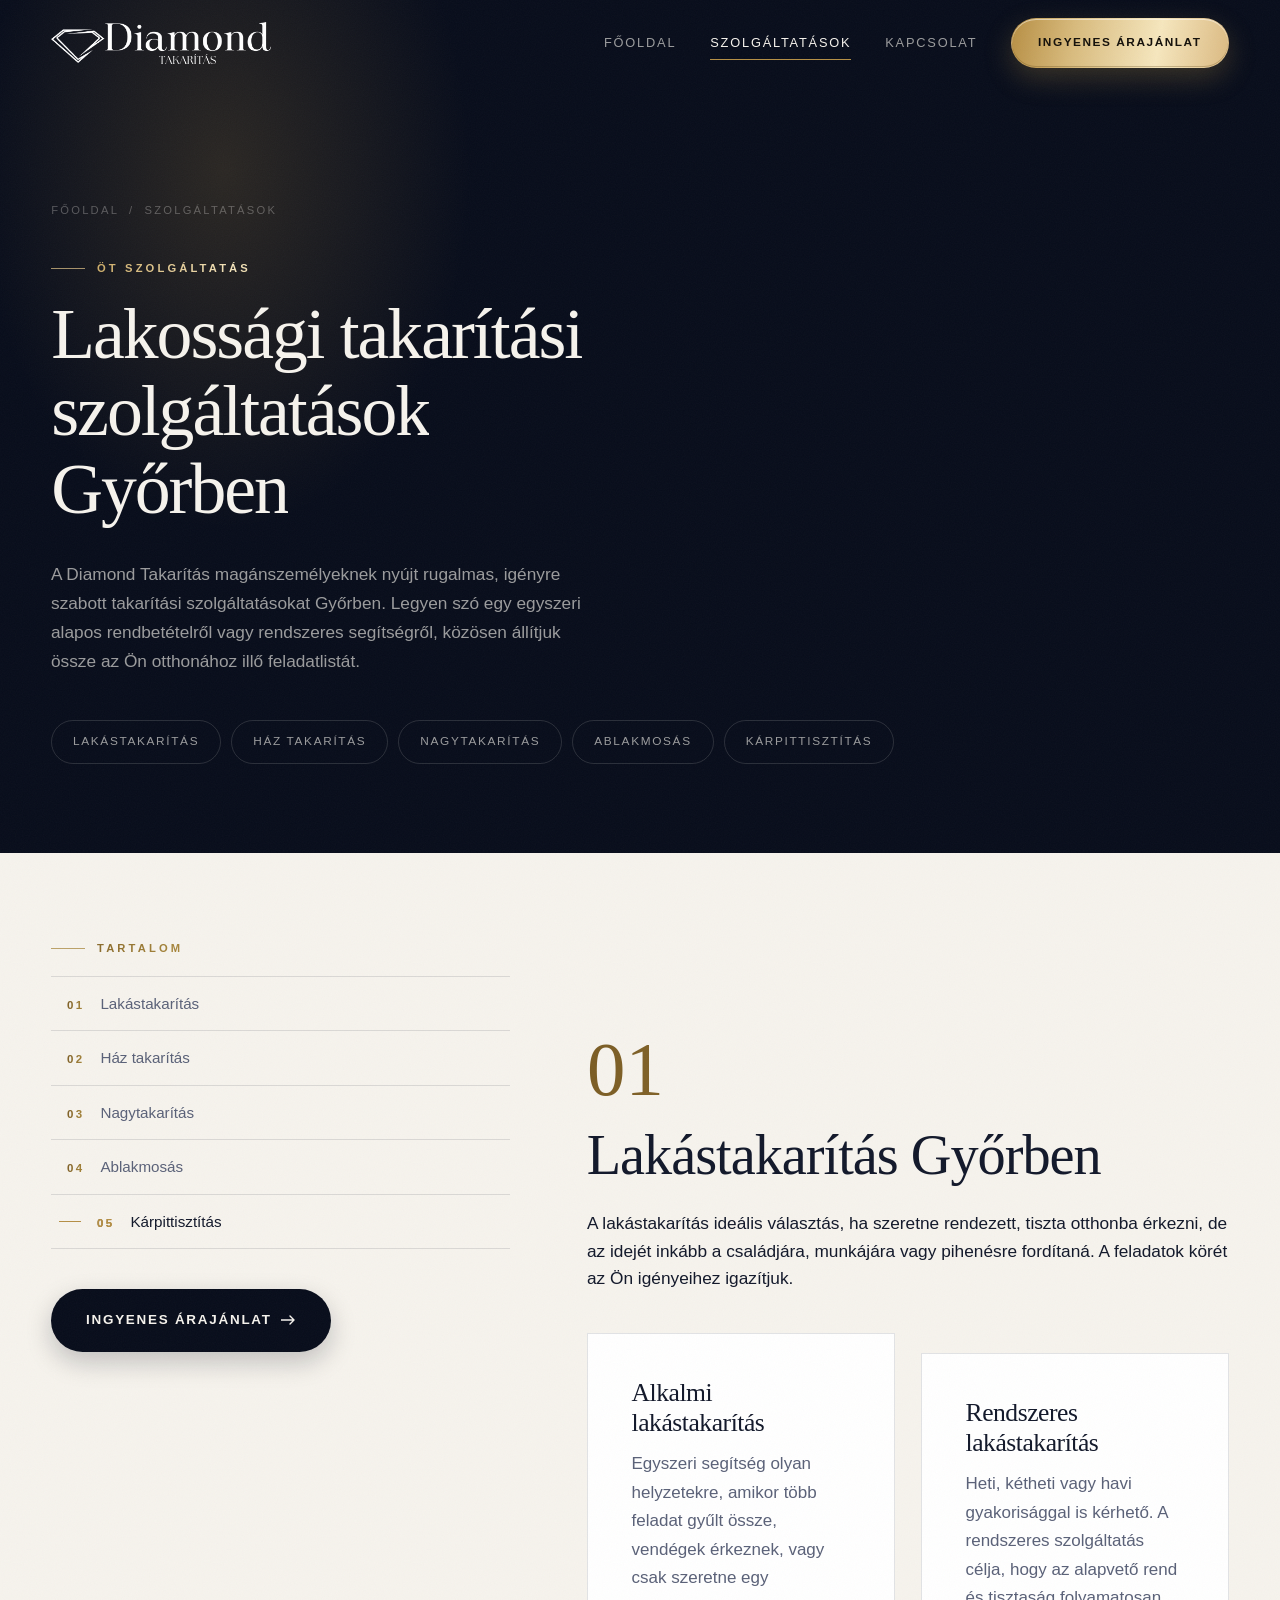
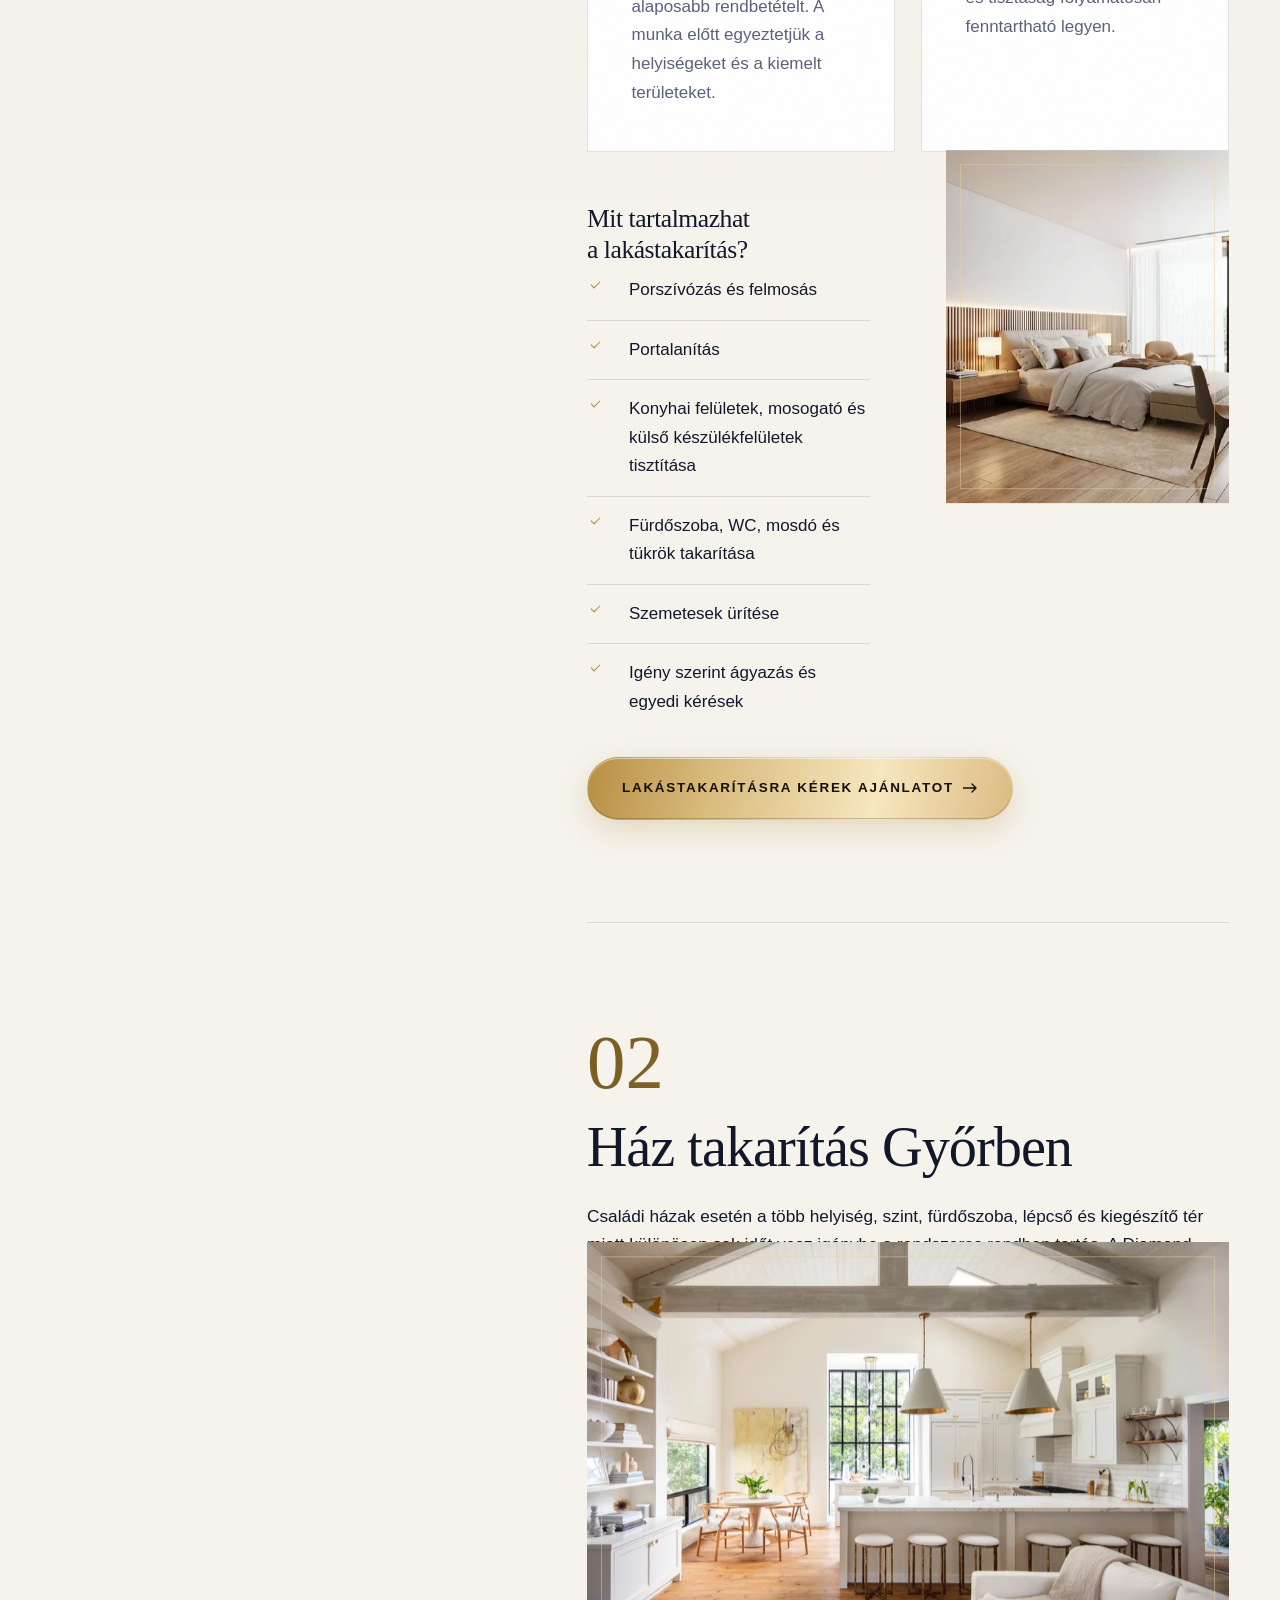
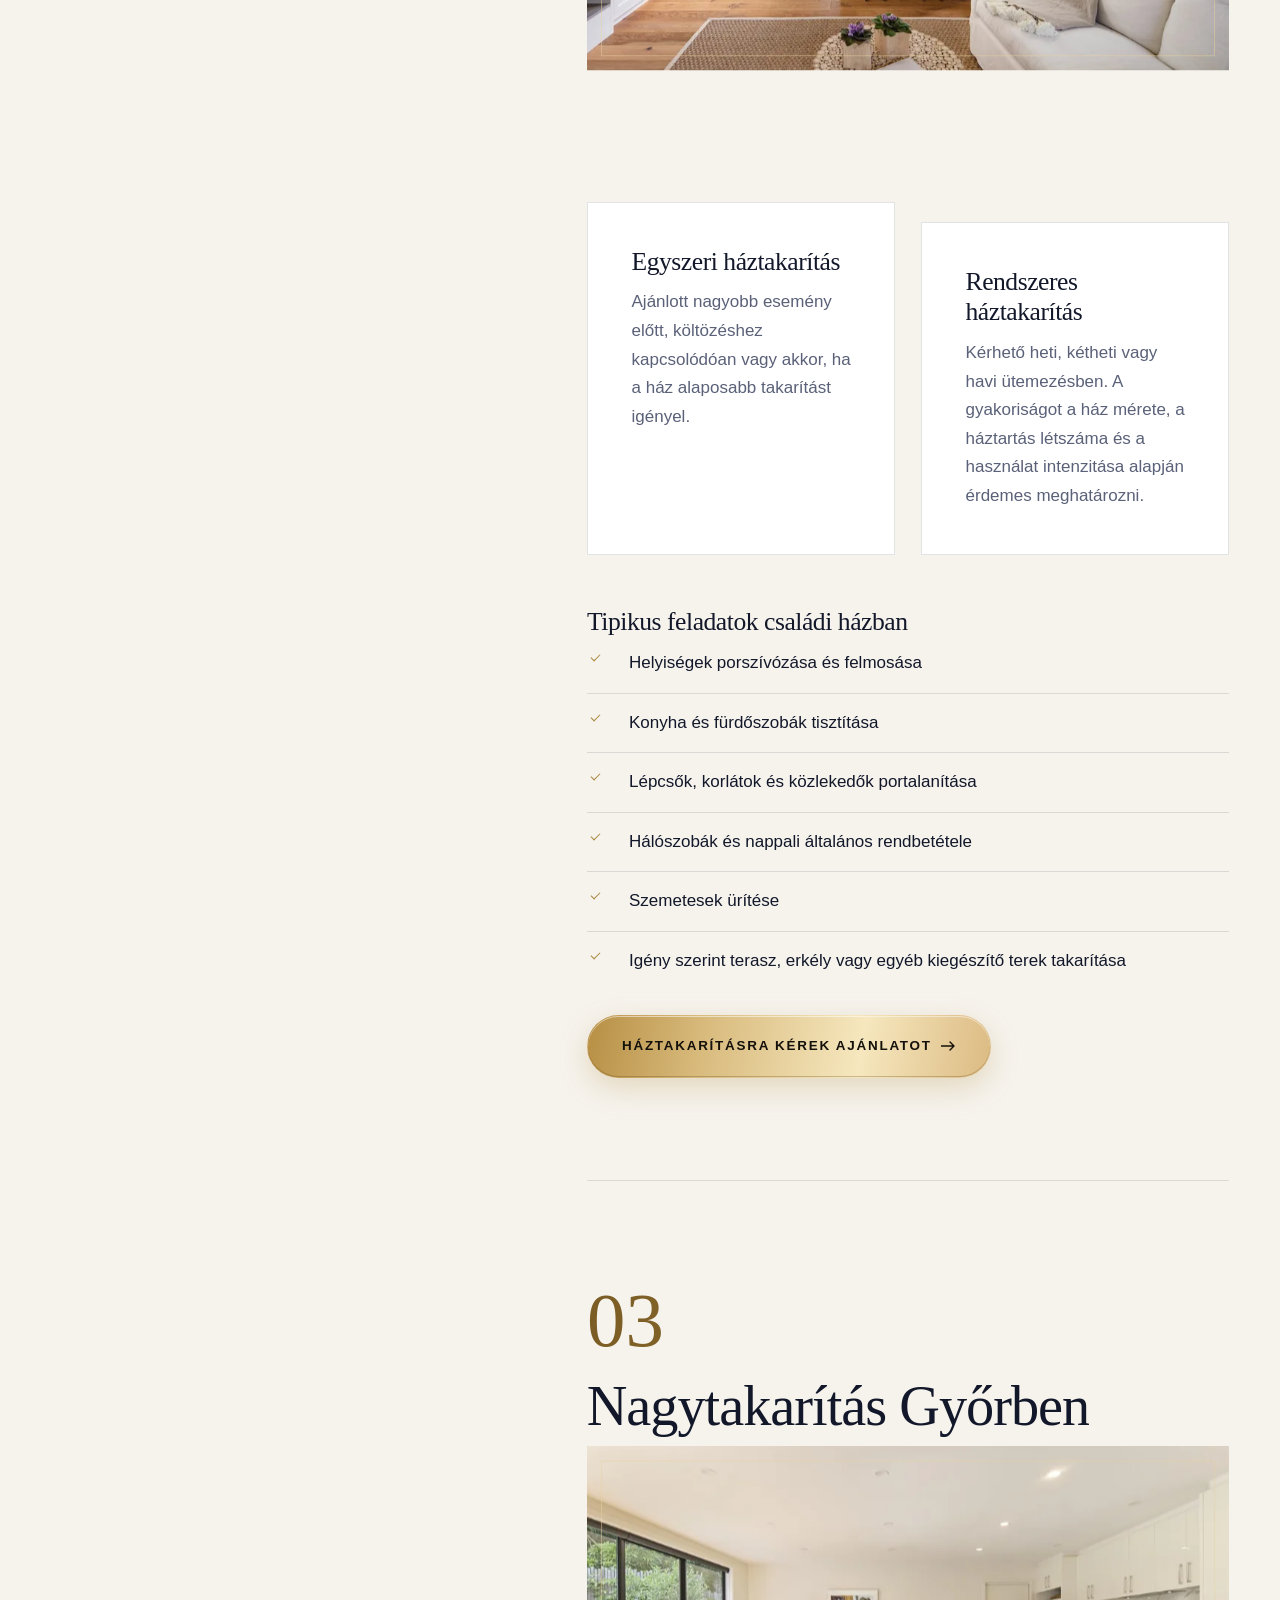
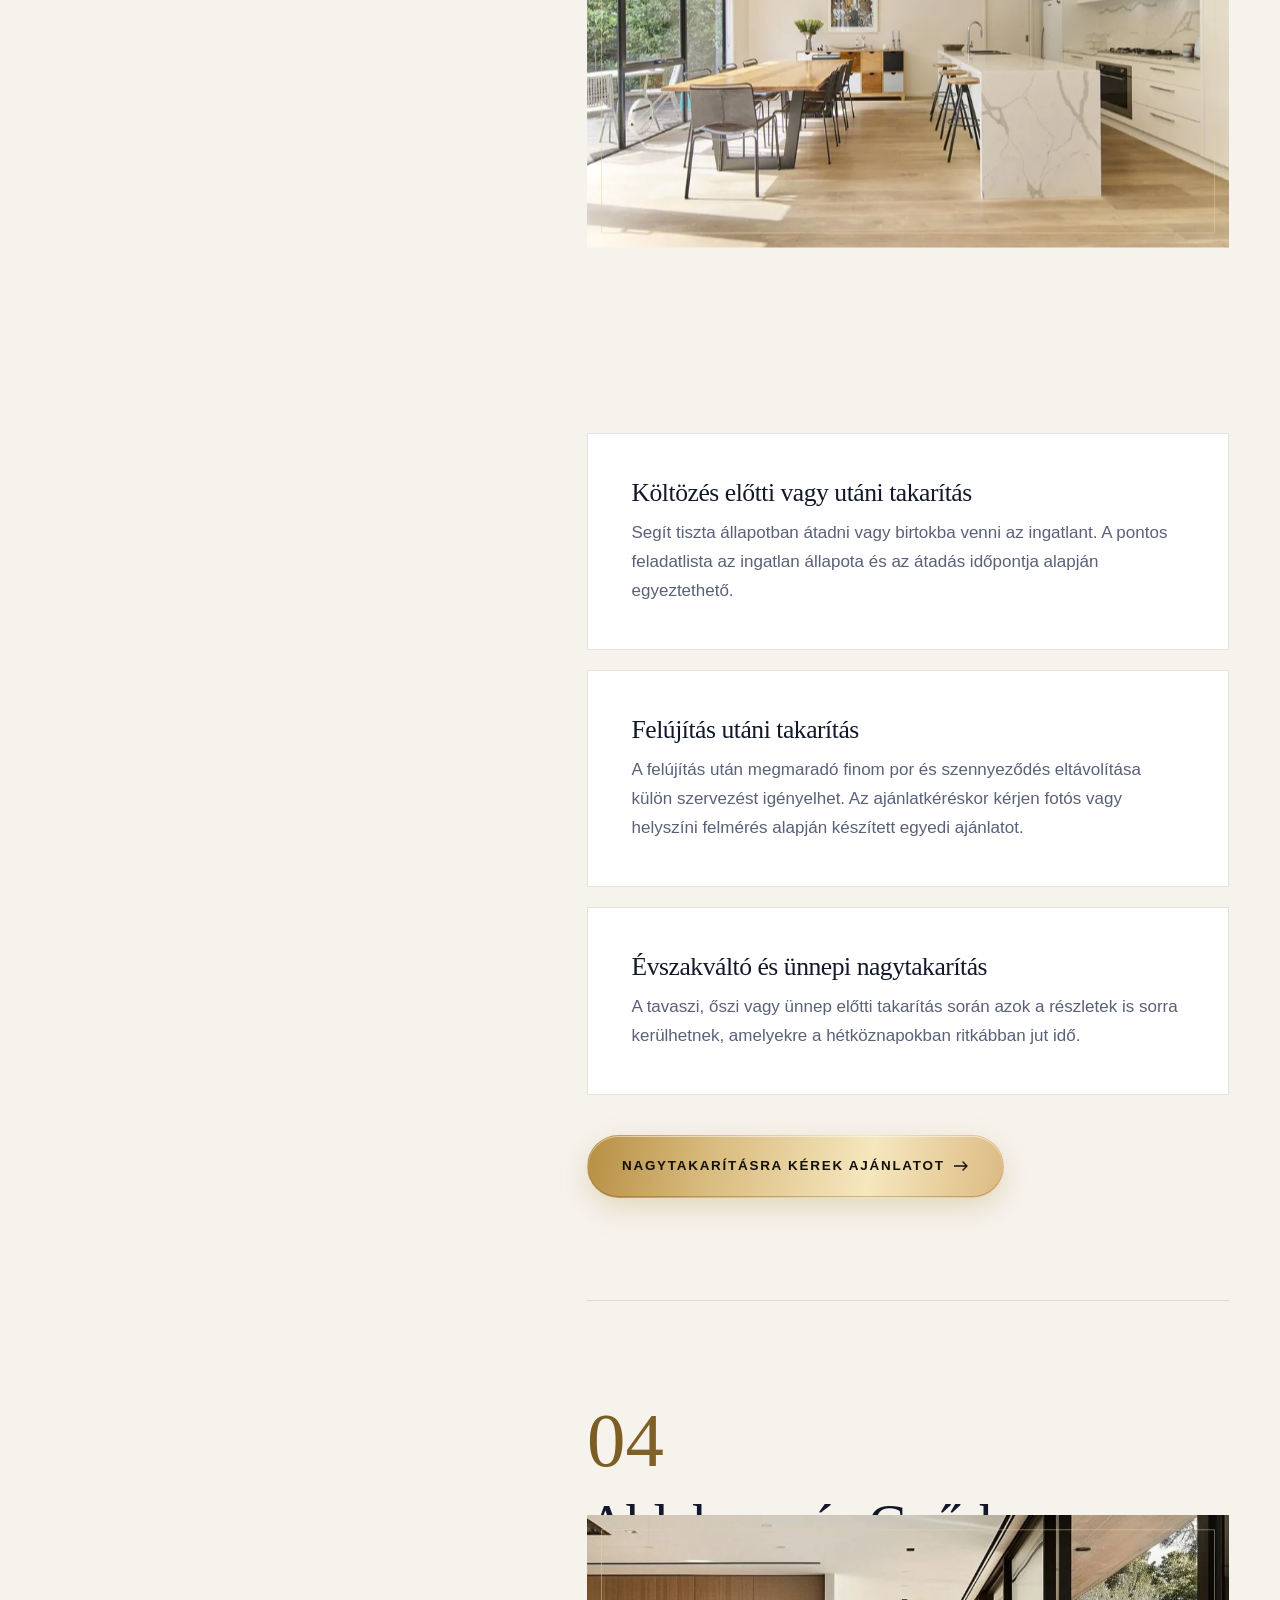
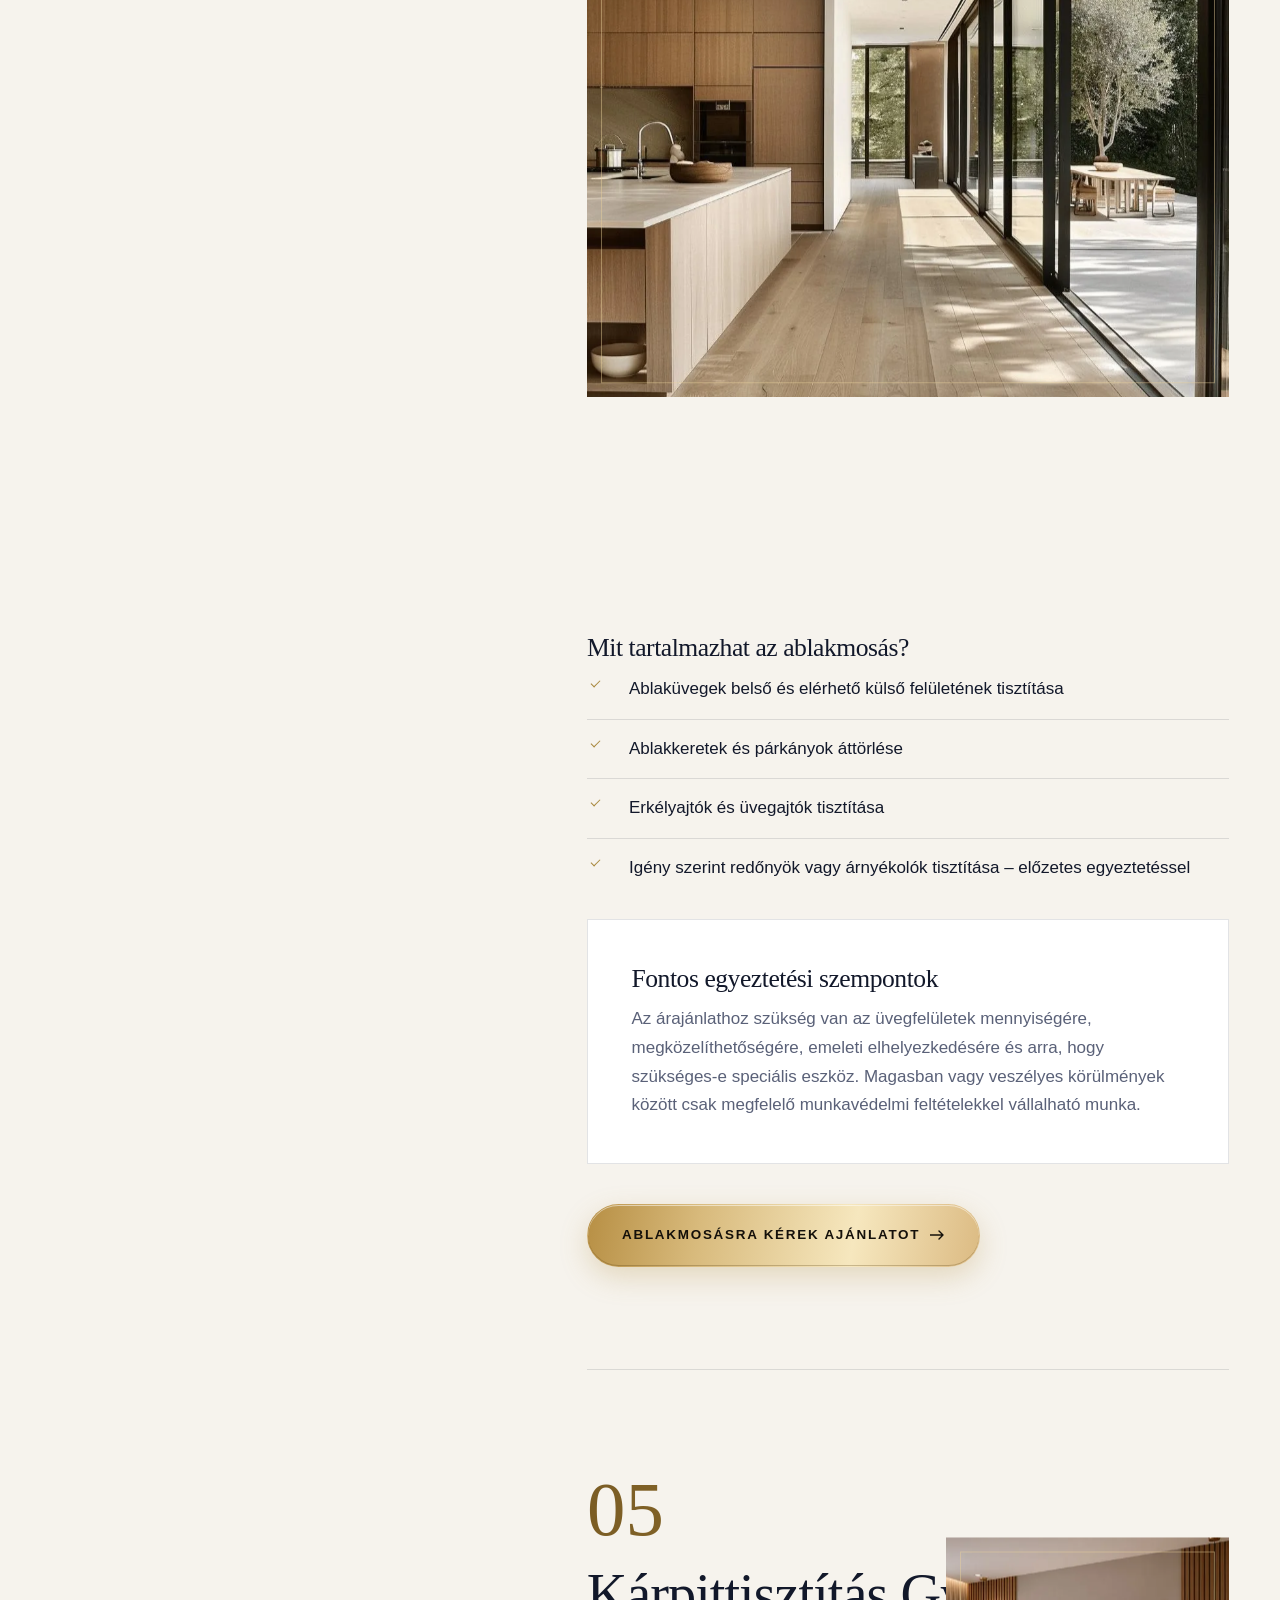
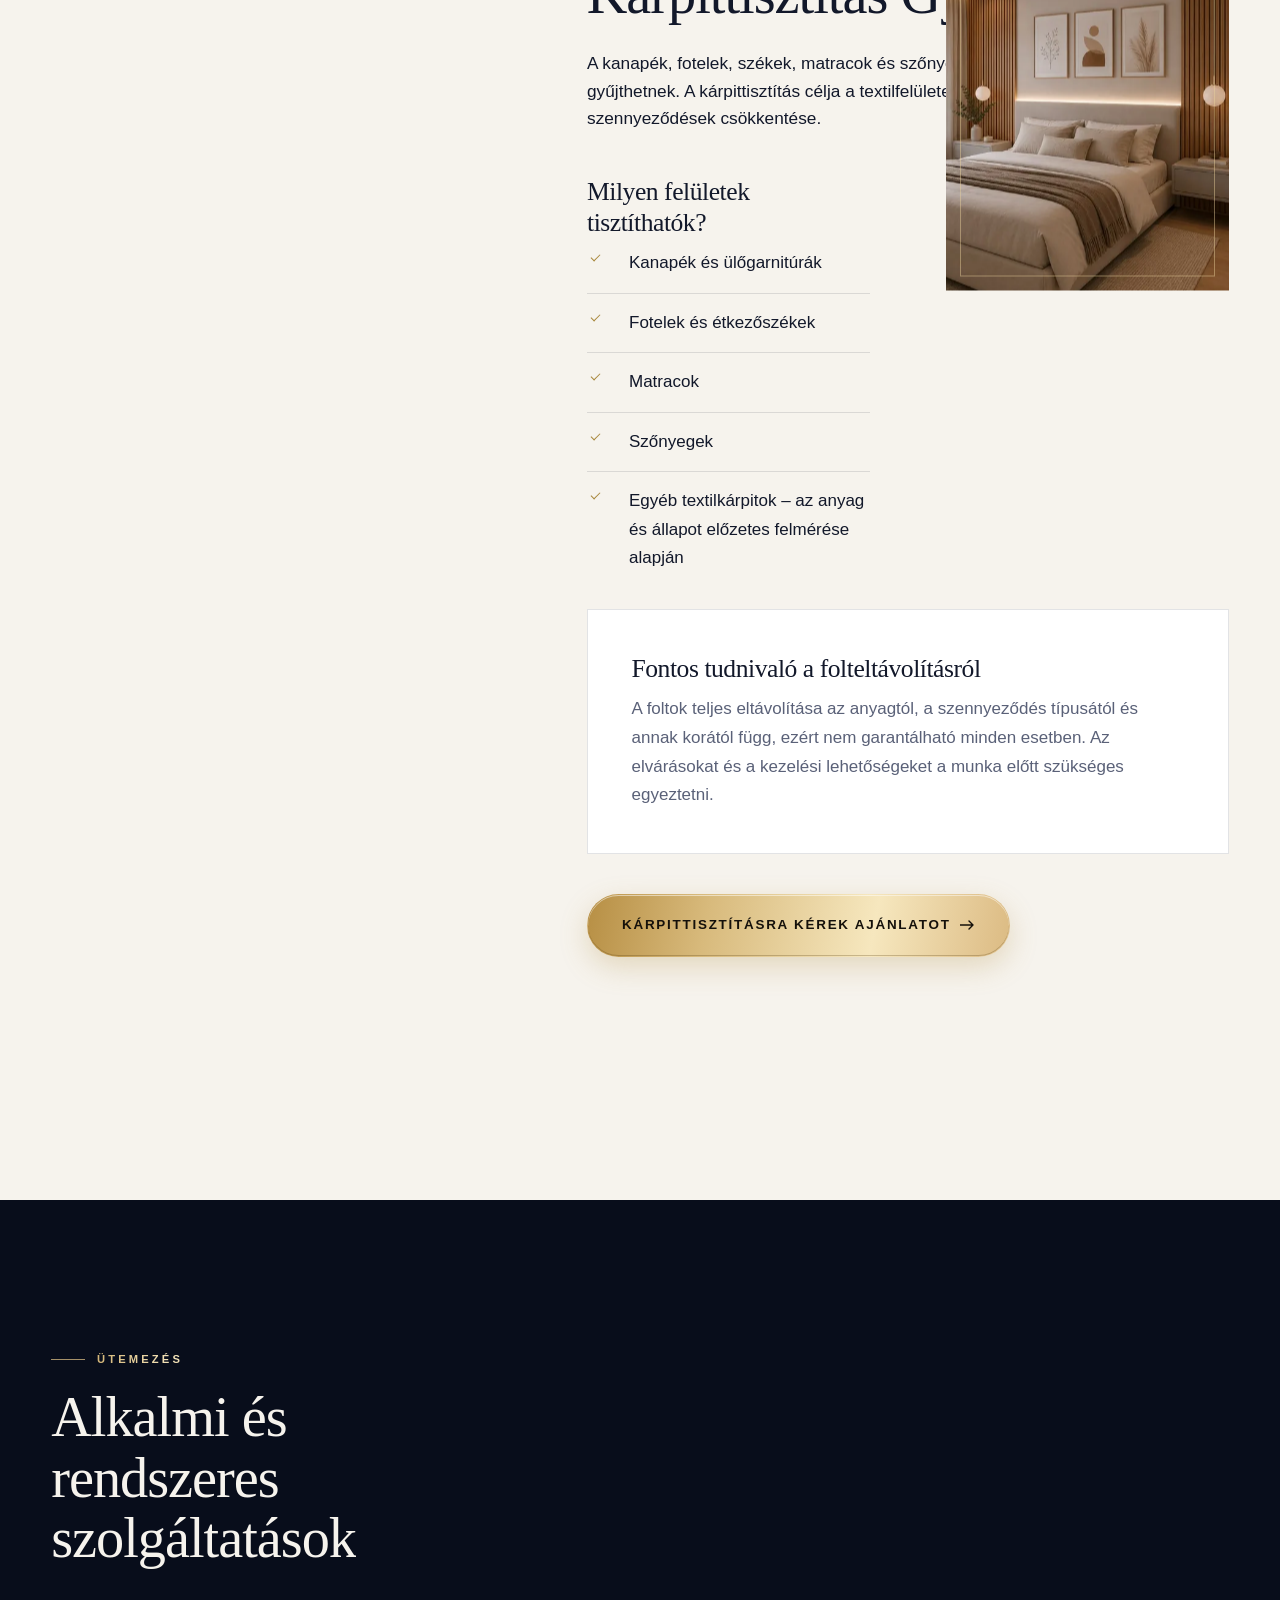
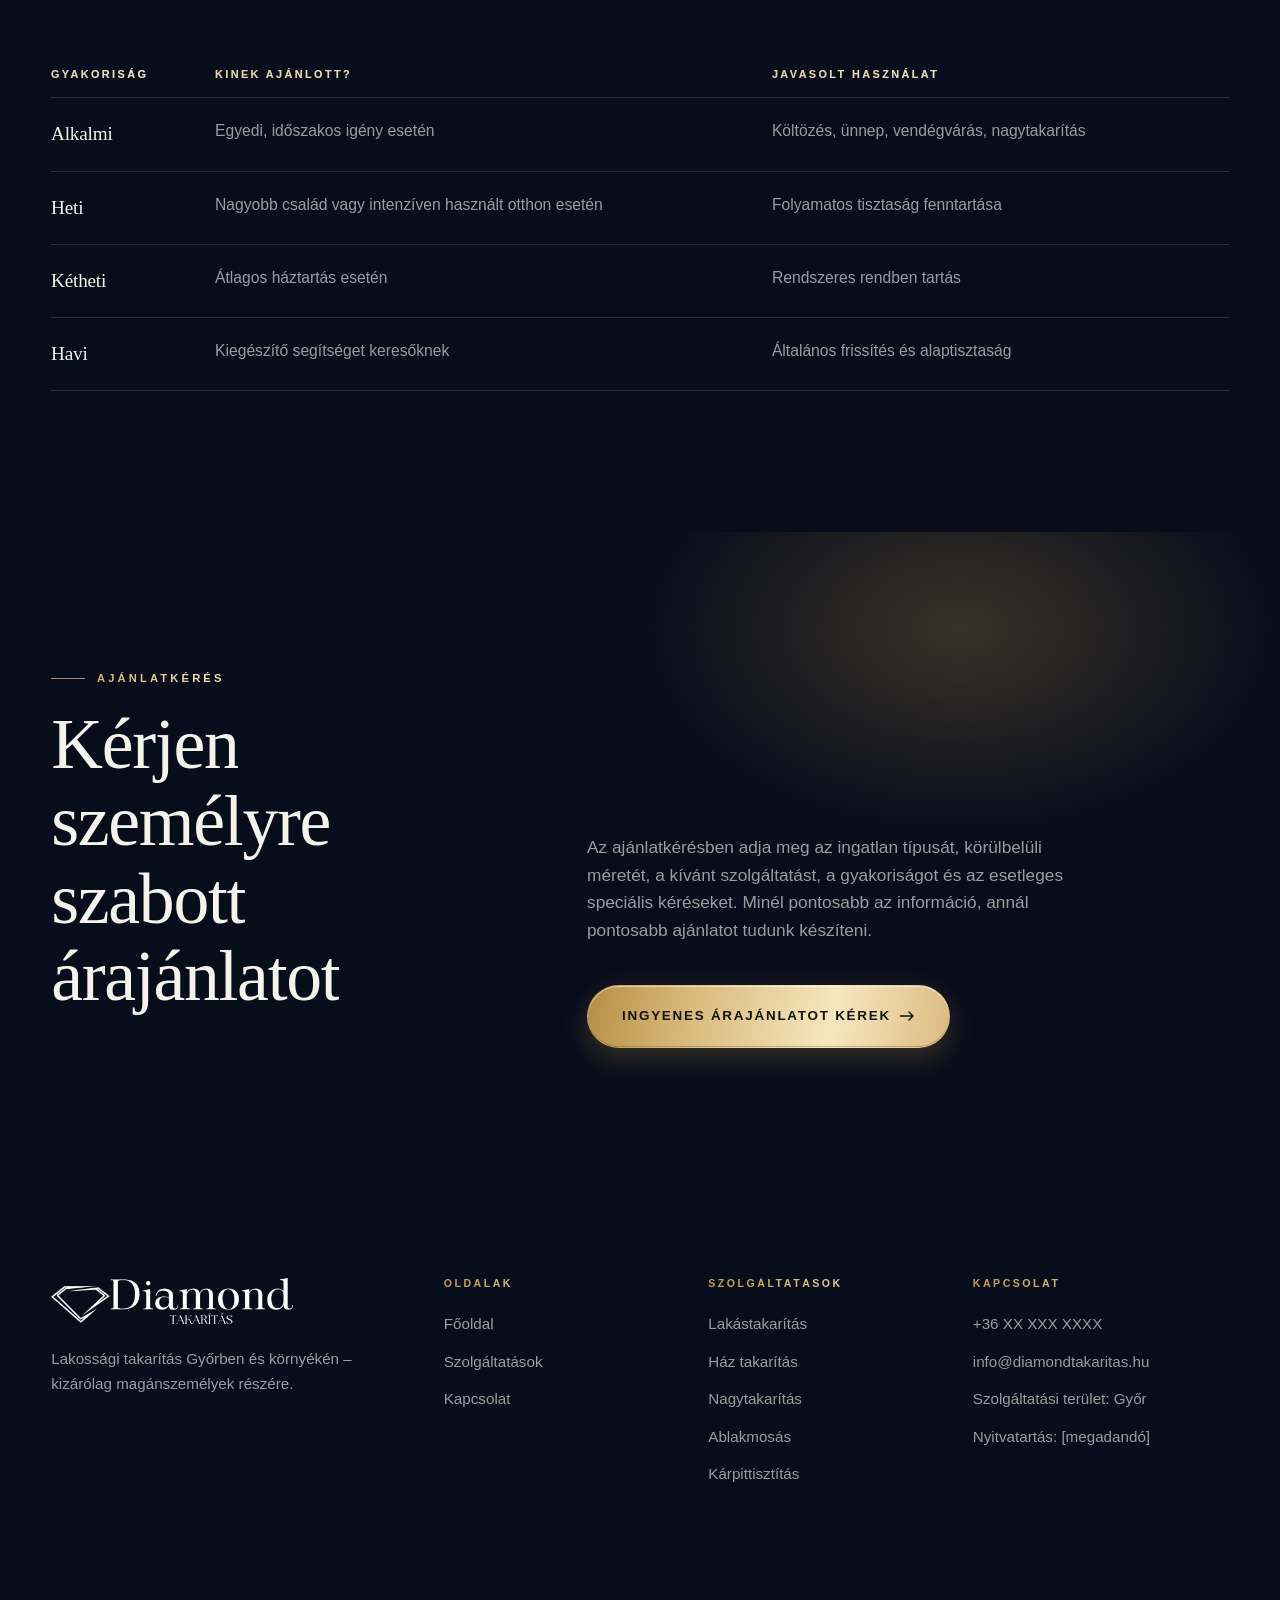
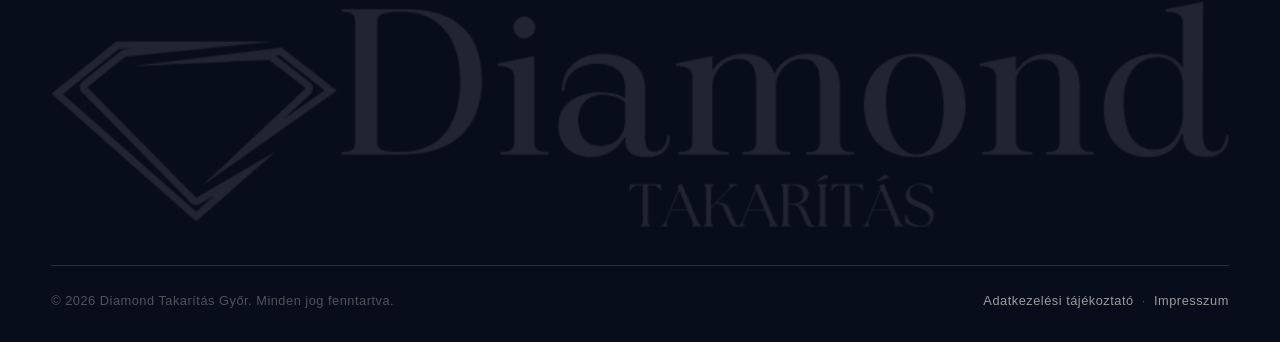
<file: site/szolgaltatasok/index.html>
<!DOCTYPE html>
<html lang="hu">
<head>
<meta charset="utf-8">
<meta name="viewport" content="width=device-width, initial-scale=1">

<!-- ===== SEO metaadatok (specifikáció szerint) ===== -->
<title>Takarítási szolgáltatások Győrben | Diamond Takarítás</title>
<meta name="description" content="Lakástakarítás, háztakarítás, nagytakarítás, ablakmosás és kárpittisztítás Győrben. Alkalmi és rendszeres szolgáltatások magánszemélyeknek.">
<link rel="canonical" href="https://diamondtakaritas.hu/szolgaltatasok/">
<meta name="robots" content="index, follow">

<meta property="og:type" content="website">
<meta property="og:locale" content="hu_HU">
<meta property="og:site_name" content="Diamond Takarítás Győr">
<meta property="og:url" content="https://diamondtakaritas.hu/szolgaltatasok/">
<meta property="og:title" content="Takarítási szolgáltatások Győrben | Diamond Takarítás">
<meta property="og:description" content="Találja meg az otthonához illő takarítási megoldást: alkalmi, rendszeres és speciális szolgáltatások Győrben.">
<meta property="og:image" content="https://diamondtakaritas.hu/assets/img/og-diamond-takaritas-gyor.jpg">
<meta property="og:image:width" content="1200">
<meta property="og:image:height" content="630">
<meta property="og:image:alt" content="Világos, rendezett nappali és konyha egy otthonban">
<meta name="twitter:card" content="summary_large_image">

<meta name="theme-color" content="#080D1B">
<link rel="icon" href="../assets/img/favicon.ico" sizes="any">
<link rel="apple-touch-icon" href="../assets/img/apple-touch-icon.png">
<link rel="stylesheet" href="../assets/css/style.css?v=15aa39b6">

<!-- FEJLESZTŐI TEENDŐ: Google Tag Manager konténer (GTM-XXXXXXX) beillesztése ide -->

</head>
<body>

<div class="progress" aria-hidden="true"></div>
<div class="grain" aria-hidden="true"></div>
<a class="skip-link" href="#tartalom">Ugrás a tartalomra</a>

<header class="header">
  <div class="container header__inner">
    <a class="logo" href="../" aria-label="Diamond Takarítás Győr – főoldal">
      <img class="logo__img" src="../assets/img/logo-feher-400.webp"
           srcset="../assets/img/logo-feher-400.webp 400w, ../assets/img/logo-feher-800.webp 800w"
           sizes="200px" width="400" height="76"
           alt="Diamond Takarítás Győr">
    </a>

    <button class="nav-toggle" type="button" aria-expanded="false" aria-controls="fonavigacio" aria-label="Menü megnyitása">
      <span></span><span></span><span></span>
    </button>

    <nav class="nav" id="fonavigacio" aria-label="Fő navigáció">
      <a class="nav__link" href="../">Főoldal</a>
      <a class="nav__link" href="../szolgaltatasok/" aria-current="page">Szolgáltatások</a>
      <a class="nav__link" href="../kapcsolat/">Kapcsolat</a>
      <a class="btn" href="../kapcsolat/#arajanlat" data-cta="Ingyenes árajánlat" data-position="fejlec"><span>Ingyenes árajánlat</span></a>
    </nav>
  </div>
</header>

<main id="tartalom">

  <section class="page-head">
    <div class="container page-head__inner">
      <nav class="breadcrumb" aria-label="Morzsamenü">
        <a href="../">Főoldal</a> <span aria-hidden="true">/</span> <span>Szolgáltatások</span>
      </nav>
      <span class="label" data-reveal="fade">Öt szolgáltatás</span>
      <h1 data-split>Lakossági takarítási szolgáltatások Győrben</h1>
      <p data-reveal style="--delay:.3s">A Diamond Takarítás magánszemélyeknek nyújt rugalmas, igényre szabott takarítási szolgáltatásokat Győrben. Legyen szó egy egyszeri alapos rendbetételről vagy rendszeres segítségről, közösen állítjuk össze az Ön otthonához illő feladatlistát.</p>

      <nav class="anchor-nav" aria-label="Szolgáltatások gyorsnavigáció" data-reveal style="--delay:.4s">
        <a href="#lakastakaritas">Lakástakarítás</a>
        <a href="#haztakaritas">Ház takarítás</a>
        <a href="#nagytakaritas">Nagytakarítás</a>
        <a href="#ablakmosas">Ablakmosás</a>
        <a href="#karpittisztitas">Kárpittisztítás</a>
      </nav>
    </div>
  </section>

  <section class="section s-ivory" style="padding-top:clamp(48px,6vw,90px)">
    <div class="container split">

      <!-- Sticky oldalsó index -->
      <aside class="sticky-col" data-reveal="fade">
        <span class="label">Tartalom</span>
        <ul class="side-index">
          <li><a href="#lakastakaritas"><span class="num">01</span> Lakástakarítás</a></li>
          <li><a href="#haztakaritas"><span class="num">02</span> Ház takarítás</a></li>
          <li><a href="#nagytakaritas"><span class="num">03</span> Nagytakarítás</a></li>
          <li><a href="#ablakmosas"><span class="num">04</span> Ablakmosás</a></li>
          <li><a href="#karpittisztitas"><span class="num">05</span> Kárpittisztítás</a></li>
        </ul>
        <div class="btn-row">
          <a class="btn btn--ink" href="../kapcsolat/#arajanlat" data-cta="Ingyenes árajánlat" data-position="szolgaltatas-index"><span>Ingyenes árajánlat <svg class="btn__arrow" width="15" height="10" viewBox="0 0 15 10" fill="none" aria-hidden="true"><path d="M0 5h13M9 1l4 4-4 4" stroke="currentColor" stroke-width="1.4" stroke-linecap="round" stroke-linejoin="round"/></svg></span></a>
        </div>
      </aside>

      <div>

        <!-- 01 Lakástakarítás -->
        <article class="service" id="lakastakaritas">
          <div class="service__num" aria-hidden="true" data-reveal="fade">01</div>
          <h2 data-split>Lakástakarítás Győrben</h2>
          <p class="lead" data-reveal>A lakástakarítás ideális választás, ha szeretne rendezett, tiszta otthonba érkezni, de az idejét inkább a családjára, munkájára vagy pihenésre fordítaná. A feladatok körét az Ön igényeihez igazítjuk.</p>

          <div class="grid grid--2" style="margin-top:40px" data-stagger="0.1">
            <div class="panel" data-reveal>
              <h3>Alkalmi lakástakarítás</h3>
              <p>Egyszeri segítség olyan helyzetekre, amikor több feladat gyűlt össze, vendégek érkeznek, vagy csak szeretne egy alaposabb rendbetételt. A munka előtt egyeztetjük a helyiségeket és a kiemelt területeket.</p>
            </div>
            <div class="panel" data-reveal>
              <h3>Rendszeres lakástakarítás</h3>
              <p>Heti, kétheti vagy havi gyakorisággal is kérhető. A rendszeres szolgáltatás célja, hogy az alapvető rend és tisztaság folyamatosan fenntartható legyen.</p>
            </div>
          </div>

          <div class="split--even split" style="margin-top:52px;align-items:start">
            <div>
              <h3 style="margin-top:0" data-reveal>Mit tartalmazhat a lakástakarítás?</h3>
              <ul class="checklist" data-reveal>
                <li>Porszívózás és felmosás</li>
                <li>Portalanítás</li>
                <li>Konyhai felületek, mosogató és külső készülékfelületek tisztítása</li>
                <li>Fürdőszoba, WC, mosdó és tükrök takarítása</li>
                <li>Szemetesek ürítése</li>
                <li>Igény szerint ágyazás és egyedi kérések</li>
              </ul>
            </div>
            <div class="frame" data-reveal="clip" data-parallax="0.03" style="aspect-ratio:4/5">
              <img src="../assets/img/lakastakaritas-halo-564.webp"
                   srcset="../assets/img/lakastakaritas-halo-420.webp 420w, ../assets/img/lakastakaritas-halo-564.webp 564w"
                   sizes="(max-width: 900px) 92vw, 26vw"
                   width="564" height="705"
                   alt="Világos, rendben tartott hálószoba egy lakásban"
                   loading="lazy" decoding="async">
            </div>
          </div>

          <div class="btn-row" data-reveal>
            <a class="btn" href="../kapcsolat/#arajanlat" data-magnetic data-cta="Lakástakarításra kérek ajánlatot" data-position="lakastakaritas"><span>Lakástakarításra kérek ajánlatot <svg class="btn__arrow" width="15" height="10" viewBox="0 0 15 10" fill="none" aria-hidden="true"><path d="M0 5h13M9 1l4 4-4 4" stroke="currentColor" stroke-width="1.4" stroke-linecap="round" stroke-linejoin="round"/></svg></span></a>
          </div>
        </article>

        <!-- 02 Ház takarítás -->
        <article class="service" id="haztakaritas">
          <div class="service__num" aria-hidden="true" data-reveal="fade">02</div>
          <h2 data-split>Ház takarítás Győrben</h2>
          <p class="lead" data-reveal>Családi házak esetén a több helyiség, szint, fürdőszoba, lépcső és kiegészítő tér miatt különösen sok időt vesz igénybe a rendszeres rendben tartás. A Diamond Takarítás a ház adottságaihoz igazodó feladatlistával segít.</p>
          <div class="frame service__media" data-reveal="clip" data-parallax="0.03" style="aspect-ratio:3/2">
            <img src="../assets/img/haztakaritas-nappali-1500.webp"
                 srcset="../assets/img/haztakaritas-nappali-900.webp 900w, ../assets/img/haztakaritas-nappali-1500.webp 1500w"
                 sizes="(max-width: 900px) 92vw, 52vw"
                 width="1500" height="1000" alt="Tágas, világos nappali és konyha egy családi házban" loading="lazy" decoding="async">
          </div>

          <div class="grid grid--2" style="margin-top:40px" data-stagger="0.1">
            <div class="panel" data-reveal>
              <h3>Egyszeri háztakarítás</h3>
              <p>Ajánlott nagyobb esemény előtt, költözéshez kapcsolódóan vagy akkor, ha a ház alaposabb takarítást igényel.</p>
            </div>
            <div class="panel" data-reveal>
              <h3>Rendszeres háztakarítás</h3>
              <p>Kérhető heti, kétheti vagy havi ütemezésben. A gyakoriságot a ház mérete, a háztartás létszáma és a használat intenzitása alapján érdemes meghatározni.</p>
            </div>
          </div>

          <h3 style="margin-top:52px" data-reveal>Tipikus feladatok családi házban</h3>
          <ul class="checklist" data-reveal>
            <li>Helyiségek porszívózása és felmosása</li>
            <li>Konyha és fürdőszobák tisztítása</li>
            <li>Lépcsők, korlátok és közlekedők portalanítása</li>
            <li>Hálószobák és nappali általános rendbetétele</li>
            <li>Szemetesek ürítése</li>
            <li>Igény szerint terasz, erkély vagy egyéb kiegészítő terek takarítása</li>
          </ul>

          <div class="btn-row" data-reveal>
            <a class="btn" href="../kapcsolat/#arajanlat" data-magnetic data-cta="Háztakarításra kérek ajánlatot" data-position="haztakaritas"><span>Háztakarításra kérek ajánlatot <svg class="btn__arrow" width="15" height="10" viewBox="0 0 15 10" fill="none" aria-hidden="true"><path d="M0 5h13M9 1l4 4-4 4" stroke="currentColor" stroke-width="1.4" stroke-linecap="round" stroke-linejoin="round"/></svg></span></a>
          </div>
        </article>

        <!-- 03 Nagytakarítás -->
        <article class="service" id="nagytakaritas">
          <div class="service__num" aria-hidden="true" data-reveal="fade">03</div>
          <h2 data-split>Nagytakarítás Győrben</h2>
          <p class="lead" data-reveal>A nagytakarítás mélyebb, részletesebb feladatokat foglalhat magában, mint a rendszeres fenntartó takarítás. Különösen hasznos költözés, felújítás, évszakváltás vagy ünnepi készülődés előtt.</p>
          <div class="frame service__media" data-reveal="clip" data-parallax="0.03" style="aspect-ratio:16/10">
            <img src="../assets/img/nagytakaritas-konyha-1600.webp"
                 srcset="../assets/img/nagytakaritas-konyha-900.webp 900w, ../assets/img/nagytakaritas-konyha-1600.webp 1600w"
                 sizes="(max-width: 900px) 92vw, 52vw"
                 width="1600" height="1000" alt="Alaposan kitakarított konyha és étkező egy otthonban" loading="lazy" decoding="async">
          </div>

          <div style="margin-top:40px" data-stagger="0.1">
            <div class="panel" data-reveal>
              <h3>Költözés előtti vagy utáni takarítás</h3>
              <p>Segít tiszta állapotban átadni vagy birtokba venni az ingatlant. A pontos feladatlista az ingatlan állapota és az átadás időpontja alapján egyeztethető.</p>
            </div>
            <div class="panel" data-reveal>
              <h3>Felújítás utáni takarítás</h3>
              <p>A felújítás után megmaradó finom por és szennyeződés eltávolítása külön szervezést igényelhet. Az ajánlatkéréskor kérjen fotós vagy helyszíni felmérés alapján készített egyedi ajánlatot.</p>
            </div>
            <div class="panel" data-reveal>
              <h3>Évszakváltó és ünnepi nagytakarítás</h3>
              <p>A tavaszi, őszi vagy ünnep előtti takarítás során azok a részletek is sorra kerülhetnek, amelyekre a hétköznapokban ritkábban jut idő.</p>
            </div>
          </div>

          <div class="btn-row" data-reveal>
            <a class="btn" href="../kapcsolat/#arajanlat" data-magnetic data-cta="Nagytakarításra kérek ajánlatot" data-position="nagytakaritas"><span>Nagytakarításra kérek ajánlatot <svg class="btn__arrow" width="15" height="10" viewBox="0 0 15 10" fill="none" aria-hidden="true"><path d="M0 5h13M9 1l4 4-4 4" stroke="currentColor" stroke-width="1.4" stroke-linecap="round" stroke-linejoin="round"/></svg></span></a>
          </div>
        </article>

        <!-- 04 Ablakmosás -->
        <article class="service" id="ablakmosas">
          <div class="service__num" aria-hidden="true" data-reveal="fade">04</div>
          <h2 data-split>Ablakmosás Győrben</h2>
          <p class="lead" data-reveal>A tiszta üvegfelületek több fényt engednek be, és az egész otthon rendezettebb hatását adják. Kérhető külön szolgáltatásként vagy általános illetve nagytakarítás kiegészítéseként.</p>
          <div class="frame service__media" data-reveal="clip" data-parallax="0.03" style="aspect-ratio:4/3">
            <img src="../assets/img/ablakmosas-uvegfal-1024.webp"
                 srcset="../assets/img/ablakmosas-uvegfal-640.webp 640w, ../assets/img/ablakmosas-uvegfal-1024.webp 1024w"
                 sizes="(max-width: 900px) 92vw, 52vw"
                 width="1024" height="1024" alt="Nagy üvegfelületek és teraszajtók egy otthonban, tisztán, sok természetes fénnyel" loading="lazy" decoding="async">
          </div>

          <h3 style="margin-top:44px" data-reveal>Mit tartalmazhat az ablakmosás?</h3>
          <ul class="checklist" data-reveal>
            <li>Ablaküvegek belső és elérhető külső felületének tisztítása</li>
            <li>Ablakkeretek és párkányok áttörlése</li>
            <li>Erkélyajtók és üvegajtók tisztítása</li>
            <li>Igény szerint redőnyök vagy árnyékolók tisztítása – előzetes egyeztetéssel</li>
          </ul>

          <div class="panel" style="margin-top:36px" data-reveal>
            <h3>Fontos egyeztetési szempontok</h3>
            <p>Az árajánlathoz szükség van az üvegfelületek mennyiségére, megközelíthetőségére, emeleti elhelyezkedésére és arra, hogy szükséges-e speciális eszköz. Magasban vagy veszélyes körülmények között csak megfelelő munkavédelmi feltételekkel vállalható munka.</p>
          </div>

          <div class="btn-row" data-reveal>
            <a class="btn" href="../kapcsolat/#arajanlat" data-magnetic data-cta="Ablakmosásra kérek ajánlatot" data-position="ablakmosas"><span>Ablakmosásra kérek ajánlatot <svg class="btn__arrow" width="15" height="10" viewBox="0 0 15 10" fill="none" aria-hidden="true"><path d="M0 5h13M9 1l4 4-4 4" stroke="currentColor" stroke-width="1.4" stroke-linecap="round" stroke-linejoin="round"/></svg></span></a>
          </div>
        </article>

        <!-- 05 Kárpittisztítás -->
        <article class="service" id="karpittisztitas">
          <div class="service__num" aria-hidden="true" data-reveal="fade">05</div>
          <h2 data-split>Kárpittisztítás Győrben</h2>
          <p class="lead" data-reveal>A kanapék, fotelek, székek, matracok és szőnyegek idővel port, foltokat és szagokat gyűjthetnek. A kárpittisztítás célja a textilfelületek felfrissítése és a látható szennyeződések csökkentése.</p>

          <div class="split--even split" style="margin-top:44px;align-items:start">
            <div>
              <h3 style="margin-top:0" data-reveal>Milyen felületek tisztíthatók?</h3>
              <ul class="checklist" data-reveal>
                <li>Kanapék és ülőgarnitúrák</li>
                <li>Fotelek és étkezőszékek</li>
                <li>Matracok</li>
                <li>Szőnyegek</li>
                <li>Egyéb textilkárpitok – az anyag és állapot előzetes felmérése alapján</li>
              </ul>
            </div>
            <div class="frame" data-reveal="clip" data-parallax="0.03" style="aspect-ratio:4/5">
              <img src="../assets/img/halo-otthon-689.webp"
                   srcset="../assets/img/halo-otthon-480.webp 480w, ../assets/img/halo-otthon-689.webp 689w"
                   sizes="(max-width: 900px) 92vw, 26vw"
                   width="689" height="919"
                   alt="Textilfelületek egy hálószobában: kárpitozott ágytámla, ágynemű és szőnyeg"
                   loading="lazy" decoding="async">
            </div>
          </div>

          <div class="panel" style="margin-top:36px" data-reveal>
            <h3>Fontos tudnivaló a folteltávolításról</h3>
            <p>A foltok teljes eltávolítása az anyagtól, a szennyeződés típusától és annak korától függ, ezért nem garantálható minden esetben. Az elvárásokat és a kezelési lehetőségeket a munka előtt szükséges egyeztetni.</p>
          </div>

          <div class="btn-row" data-reveal>
            <a class="btn" href="../kapcsolat/#arajanlat" data-magnetic data-cta="Kárpittisztításra kérek ajánlatot" data-position="karpittisztitas"><span>Kárpittisztításra kérek ajánlatot <svg class="btn__arrow" width="15" height="10" viewBox="0 0 15 10" fill="none" aria-hidden="true"><path d="M0 5h13M9 1l4 4-4 4" stroke="currentColor" stroke-width="1.4" stroke-linecap="round" stroke-linejoin="round"/></svg></span></a>
          </div>
        </article>

      </div>
    </div>
  </section>

  <!-- ===== Gyakoriságok ===== -->
  <section class="section s-ink">
    <div class="container">
      <div class="split" style="margin-bottom:clamp(30px,4vw,54px)">
        <div>
          <span class="label" data-reveal="fade">Ütemezés</span>
          <h2 data-split>Alkalmi és rendszeres szolgáltatások</h2>
        </div>
      </div>

      <div class="table-wrap" data-reveal>
        <table>
          <caption style="position:absolute;left:-9999px;">Takarítási gyakoriságok és ajánlott felhasználásuk</caption>
          <thead>
            <tr><th scope="col">Gyakoriság</th><th scope="col">Kinek ajánlott?</th><th scope="col">Javasolt használat</th></tr>
          </thead>
          <tbody>
            <tr><th scope="row">Alkalmi</th><td>Egyedi, időszakos igény esetén</td><td>Költözés, ünnep, vendégvárás, nagytakarítás</td></tr>
            <tr><th scope="row">Heti</th><td>Nagyobb család vagy intenzíven használt otthon esetén</td><td>Folyamatos tisztaság fenntartása</td></tr>
            <tr><th scope="row">Kétheti</th><td>Átlagos háztartás esetén</td><td>Rendszeres rendben tartás</td></tr>
            <tr><th scope="row">Havi</th><td>Kiegészítő segítséget keresőknek</td><td>Általános frissítés és alaptisztaság</td></tr>
          </tbody>
        </table>
      </div>
    </div>
  </section>

  <!-- ===== CTA ===== -->
  <section class="cta">
    <div class="container cta__inner">
      <div class="split">
        <div>
          <span class="label" data-reveal="fade">Ajánlatkérés</span>
          <h2 data-split>Kérjen személyre szabott árajánlatot</h2>
        </div>
        <div style="align-self:end">
          <p class="lead" data-reveal>Az ajánlatkérésben adja meg az ingatlan típusát, körülbelüli méretét, a kívánt szolgáltatást, a gyakoriságot és az esetleges speciális kéréseket. Minél pontosabb az információ, annál pontosabb ajánlatot tudunk készíteni.</p>
          <div class="btn-row">
            <a class="btn" href="../kapcsolat/#arajanlat" data-magnetic data-cta="Ingyenes árajánlatot kérek" data-position="cta-sav"><span>Ingyenes árajánlatot kérek <svg class="btn__arrow" width="15" height="10" viewBox="0 0 15 10" fill="none" aria-hidden="true"><path d="M0 5h13M9 1l4 4-4 4" stroke="currentColor" stroke-width="1.4" stroke-linecap="round" stroke-linejoin="round"/></svg></span></a>
          </div>
        </div>
      </div>
    </div>
  </section>

</main>

<footer class="footer">
  <div class="container">
    <div class="footer__grid">
      <div>
        <a class="logo" href="../"><img class="logo__img" src="../assets/img/logo-feher-400.webp"
           srcset="../assets/img/logo-feher-400.webp 400w, ../assets/img/logo-feher-800.webp 800w"
           sizes="200px" width="400" height="76"
           alt="Diamond Takarítás Győr"></a>
        <p>Lakossági takarítás Győrben és környékén – kizárólag magánszemélyek részére.</p>
      </div>
      <div>
        <h2>Oldalak</h2>
        <ul>
          <li><a href="../">Főoldal</a></li>
          <li><a href="../szolgaltatasok/">Szolgáltatások</a></li>
          <li><a href="../kapcsolat/">Kapcsolat</a></li>
        </ul>
      </div>
      <div>
        <h2>Szolgáltatások</h2>
        <ul>
          <li><a href="../szolgaltatasok/#lakastakaritas">Lakástakarítás</a></li>
          <li><a href="../szolgaltatasok/#haztakaritas">Ház takarítás</a></li>
          <li><a href="../szolgaltatasok/#nagytakaritas">Nagytakarítás</a></li>
          <li><a href="../szolgaltatasok/#ablakmosas">Ablakmosás</a></li>
          <li><a href="../szolgaltatasok/#karpittisztitas">Kárpittisztítás</a></li>
        </ul>
      </div>
      <div>
        <h2>Kapcsolat</h2>
        <ul>
          <li><a href="tel:+36XXXXXXXXX" data-position="lablec">+36 XX XXX XXXX</a></li>
          <li><a href="mailto:info@diamondtakaritas.hu" data-position="lablec">info@diamondtakaritas.hu</a></li>
          <li>Szolgáltatási terület: Győr</li>
          <li>Nyitvatartás: [megadandó]</li>
        </ul>
      </div>
    </div>

    <img class="footer__wordmark" src="../assets/img/logo-feher-800.webp"
         width="800" height="153" alt="" aria-hidden="true" loading="lazy" decoding="async">

    <div class="footer__bottom">
      <span>© 2026 Diamond Takarítás Győr. Minden jog fenntartva.</span>
      <span>
        <a href="../adatkezelesi-tajekoztato/">Adatkezelési tájékoztató</a> &nbsp;·&nbsp;
        <a href="../impresszum/">Impresszum</a>
      </span>
    </div>
  </div>
</footer>

<div class="sticky-bar">
  <a class="btn btn--outline" href="tel:+36XXXXXXXXX" data-cta="Hívjon most" data-position="sticky-mobil"><span>Hívjon most</span></a>
  <a class="btn" href="../kapcsolat/#arajanlat" data-cta="Árajánlatot kérek" data-position="sticky-mobil"><span>Árajánlatot kérek</span></a>
</div>

<script src="../assets/js/main.js?v=09622dc5" defer></script>
</body>
</html>
</file>
<file: site/assets/css/style.css>
/* =========================================================
   Diamond Takarítás Győr
   Design system v2 – "editorial luxe"
   Sötétkék tinta + meleg ivory + visszafogott arany
   ========================================================= */

/* ---------- 1. Tokenek ---------- */

:root {
  /* Színek */
  --ink:        #080D1B;
  --ink-2:      #0E1730;
  --ink-3:      #162244;
  --ivory:      #F6F3ED;
  --ivory-2:    #EFEAE1;
  --paper:      #FFFFFF;

  --gold:       #B58F45;
  --gold-lt:    #D8BC85;
  --gold-glow:  rgba(181, 143, 69, .28);

  --on-ink:     #F6F3ED;
  --on-ink-dim: rgba(246, 243, 237, .62);
  --on-ink-fade:rgba(246, 243, 237, .30);
  --on-paper:   #12182A;
  --on-paper-dim:#5A6178;

  --line-dark:  rgba(246, 243, 237, .14);
  --line-light: rgba(18, 24, 42, .12);

  /* Tipográfia */
  --font-display: "Iowan Old Style", "Palatino Linotype", Palatino, "Book Antiqua", Georgia, "Times New Roman", serif;
  --font-sans: -apple-system, BlinkMacSystemFont, "Segoe UI", Inter, Roboto, "Helvetica Neue", Arial, sans-serif;

  --fs-display: clamp(2.35rem, 5.1vw, 4.5rem);
  --fs-h1:      clamp(2.4rem, 5.6vw, 4.6rem);
  --fs-h2:      clamp(2rem, 4.4vw, 3.6rem);
  --fs-h3:      clamp(1.25rem, 2vw, 1.65rem);
  --fs-lead:    clamp(1.06rem, 1.35vw, 1.28rem);
  --fs-body:    1.0625rem;
  --fs-label:   .7rem;

  /* Ritmus */
  --pad-section: clamp(84px, 11vw, 172px);
  --pad-section-sm: clamp(56px, 7vw, 104px);
  --container: 1340px;
  --gutter: clamp(20px, 4vw, 56px);
  --measure: 64ch;

  /* Mozgás */
  --ease: cubic-bezier(.16, 1, .3, 1);
  --ease-io: cubic-bezier(.65, .05, .36, 1);
  --dur: .8s;

  --radius: 2px;
  --header-h: 86px;
}

/* ---------- 2. Alap ---------- */

*, *::before, *::after { box-sizing: border-box; }

html {
  -webkit-text-size-adjust: 100%;
  scroll-behavior: smooth;
  scroll-padding-top: calc(var(--header-h) + 16px);
}

body {
  margin: 0;
  background: var(--ink);
  color: var(--on-paper);
  font-family: var(--font-sans);
  font-size: var(--fs-body);
  line-height: 1.68;
  font-feature-settings: "kern" 1, "liga" 1;
  -webkit-font-smoothing: antialiased;
  overflow-x: hidden;
}

img { max-width: 100%; height: auto; display: block; }

h1, h2, h3, h4 {
  font-family: var(--font-display);
  font-weight: 500;
  line-height: 1.08;
  letter-spacing: -.018em;
  margin: 0 0 .44em;
  text-wrap: balance;
}
h1 { font-size: var(--fs-h1); }
h2 { font-size: var(--fs-h2); }
h3 { font-size: var(--fs-h3); line-height: 1.2; }

p { margin: 0 0 1.15em; }
p:last-child { margin-bottom: 0; }

a { color: inherit; text-decoration: none; }

:focus-visible {
  outline: 2px solid var(--gold);
  outline-offset: 4px;
}

::selection { background: var(--gold); color: #fff; }

.skip-link {
  position: fixed;
  left: -9999px;
  top: 0;
  z-index: 400;
  background: var(--gold);
  color: #fff;
  padding: 14px 22px;
  font-size: .9rem;
  font-weight: 600;
}
.skip-link:focus { left: 16px; top: 16px; }

/* ---------- 3. Elrendezés ---------- */

.container {
  width: 100%;
  max-width: var(--container);
  margin-inline: auto;
  padding-inline: var(--gutter);
}

.section { padding-block: var(--pad-section); position: relative; }
.section--sm { padding-block: var(--pad-section-sm); }

.s-ink   { background: var(--ink);   color: var(--on-ink); }
.s-ink-2 { background: var(--ink-2); color: var(--on-ink); }
.s-ivory { background: var(--ivory); color: var(--on-paper); }
.s-paper { background: var(--paper); color: var(--on-paper); }

.s-ink h1, .s-ink h2, .s-ink h3, .s-ink-2 h1, .s-ink-2 h2, .s-ink-2 h3 { color: var(--on-ink); }
.s-ink p, .s-ink-2 p { color: var(--on-ink-dim); }

.measure { max-width: var(--measure); }
.lead { font-size: var(--fs-lead); line-height: 1.6; }

/* Kétoszlopos editorial rács: bal sticky cím, jobb tartalom */
.split {
  display: grid;
  grid-template-columns: minmax(0, 5fr) minmax(0, 7fr);
  gap: clamp(32px, 6vw, 96px);
  align-items: start;
}
.split--even { grid-template-columns: repeat(2, minmax(0, 1fr)); }
.split--wide-left { grid-template-columns: minmax(0, 7fr) minmax(0, 5fr); }
@media (max-width: 900px) {
  .split, .split--even, .split--wide-left { grid-template-columns: 1fr; }
}

.sticky-col { position: sticky; top: calc(var(--header-h) + 40px); }
@media (max-width: 900px) { .sticky-col { position: static; } }

/* ---------- 4. Kislabel, hajszálvonal ---------- */

.label {
  display: inline-flex;
  align-items: center;
  gap: 12px;
  font-family: var(--font-sans);
  font-size: var(--fs-label);
  font-weight: 600;
  letter-spacing: .28em;
  text-transform: uppercase;
  color: var(--gold);
  margin-bottom: 1.6em;
}
.label::before {
  content: "";
  width: 34px;
  height: 1px;
  background: currentColor;
  opacity: .55;
}
.label--plain::before { display: none; }

.rule { height: 1px; background: var(--line-light); border: 0; margin: 0; }
.s-ink .rule, .s-ink-2 .rule { background: var(--line-dark); }

.num {
  font-family: var(--font-sans);
  font-size: .72rem;
  font-weight: 600;
  letter-spacing: .2em;
  color: var(--gold);
}

/* ---------- 5. Gombok ---------- */

.btn {
  --btn-bg: var(--gold);
  --btn-fg: #14100A;
  position: relative;
  display: inline-flex;
  align-items: center;
  justify-content: center;
  gap: .8em;
  font-family: var(--font-sans);
  font-size: .84rem;
  font-weight: 600;
  letter-spacing: .13em;
  text-transform: uppercase;
  padding: 19px 34px;
  border: 1px solid transparent;
  border-radius: 999px;
  background: var(--btn-bg);
  color: var(--btn-fg);
  cursor: pointer;
  overflow: hidden;
  isolation: isolate;
  transition: color .45s var(--ease), border-color .45s var(--ease), transform .5s var(--ease);
  will-change: transform;
}
.btn > span { position: relative; z-index: 2; display: inline-flex; align-items: center; gap: .7em; }
.btn::after {
  content: "";
  position: absolute;
  inset: 0;
  z-index: 1;
  background: var(--ink);
  transform: translateY(101%);
  transition: transform .55s var(--ease);
}
.btn:hover::after, .btn:focus-visible::after { transform: translateY(0); }
.btn:hover, .btn:focus-visible { color: var(--on-ink); }

.btn--outline { --btn-bg: transparent; --btn-fg: currentColor; border-color: var(--line-dark); }
.s-ivory .btn--outline, .s-paper .btn--outline { border-color: var(--line-light); }
.btn--outline::after { background: var(--gold); }
.btn--outline:hover, .btn--outline:focus-visible { color: #14100A; border-color: var(--gold); }

.btn--ink { --btn-bg: var(--ink); --btn-fg: var(--on-ink); }
.btn--ink::after { background: var(--gold); }
.btn--ink:hover, .btn--ink:focus-visible { color: #14100A; }

.btn--block { width: 100%; }
.btn__arrow { transition: transform .45s var(--ease); }
.btn:hover .btn__arrow { transform: translateX(5px); }

.btn-row { display: flex; flex-wrap: wrap; gap: 14px; margin-top: 40px; }

/* Szöveges link aláhúzás-animációval */
.link {
  position: relative;
  display: inline-flex;
  align-items: center;
  gap: .6em;
  font-size: .84rem;
  font-weight: 600;
  letter-spacing: .13em;
  text-transform: uppercase;
  color: var(--gold);
  padding-bottom: 4px;
}
.link::after {
  content: "";
  position: absolute;
  left: 0; right: 0; bottom: 0;
  height: 1px;
  background: currentColor;
  transform-origin: right;
  transform: scaleX(1);
  transition: transform .5s var(--ease);
}
.link:hover::after { transform: scaleX(0); transform-origin: left; }

/* ---------- 6. Fejléc ---------- */

.progress {
  position: fixed;
  inset: 0 auto auto 0;
  height: 2px;
  width: 100%;
  transform: scaleX(0);
  transform-origin: left;
  background: linear-gradient(90deg, var(--gold), var(--gold-lt));
  z-index: 210;
  pointer-events: none;
}

.header {
  position: fixed;
  inset: 0 0 auto 0;
  z-index: 200;
  transition: background-color .5s var(--ease), backdrop-filter .5s var(--ease), transform .6s var(--ease), border-color .5s var(--ease);
  border-bottom: 1px solid transparent;
}
.header__inner {
  display: flex;
  align-items: center;
  gap: 26px;
  min-height: var(--header-h);
  transition: min-height .5s var(--ease);
}
.header.is-scrolled {
  background: rgba(8, 13, 27, .82);
  backdrop-filter: saturate(160%) blur(14px);
  border-bottom-color: var(--line-dark);
}
.header.is-scrolled .header__inner { min-height: 68px; }
.header.is-hidden { transform: translateY(-100%); }

/* Világos oldalfej esetén (jogi oldalak scrollnál) marad az ink háttér – egységes. */

.logo { display: inline-flex; align-items: center; margin-right: auto; color: var(--on-ink); }
.logo__img {
  height: 42px;
  width: auto;
  display: block;
  transition: opacity .4s var(--ease), height .5s var(--ease);
}
.logo:hover .logo__img { opacity: .78; }
.header.is-scrolled .logo__img { height: 34px; }
@media (max-width: 900px) { .logo__img { height: 34px; } }

.nav { display: flex; align-items: center; gap: 34px; }
.nav__link {
  position: relative;
  font-size: .8rem;
  font-weight: 500;
  letter-spacing: .14em;
  text-transform: uppercase;
  color: var(--on-ink-dim);
  padding: 6px 0;
  transition: color .4s var(--ease);
}
.nav__link::after {
  content: "";
  position: absolute;
  left: 0; bottom: 0;
  width: 100%;
  height: 1px;
  background: var(--gold);
  transform: scaleX(0);
  transform-origin: right;
  transition: transform .5s var(--ease);
}
.nav__link:hover { color: var(--on-ink); }
.nav__link:hover::after { transform: scaleX(1); transform-origin: left; }
.nav__link[aria-current="page"] { color: var(--on-ink); }
.nav__link[aria-current="page"]::after { transform: scaleX(1); }

.header .btn { padding: 14px 26px; font-size: .74rem; }

.nav-toggle {
  display: none;
  flex-direction: column;
  justify-content: center;
  gap: 6px;
  width: 46px;
  height: 46px;
  padding: 0;
  border: 1px solid var(--line-dark);
  border-radius: 50%;
  background: transparent;
  cursor: pointer;
}
.nav-toggle span {
  display: block;
  width: 18px;
  height: 1.5px;
  margin-inline: auto;
  background: var(--on-ink);
  transition: transform .45s var(--ease), opacity .3s var(--ease);
}
.nav-toggle[aria-expanded="true"] span:nth-child(1) { transform: translateY(7.5px) rotate(45deg); }
.nav-toggle[aria-expanded="true"] span:nth-child(2) { opacity: 0; }
.nav-toggle[aria-expanded="true"] span:nth-child(3) { transform: translateY(-7.5px) rotate(-45deg); }

@media (max-width: 900px) {
  .nav-toggle { display: flex; }
  /* A teljes képernyős menü fölött maradnak, hogy a bezárás mindig elérhető legyen */
  .header .logo, .nav-toggle { position: relative; z-index: 2; }
  .nav {
    position: fixed;
    inset: 0;
    flex-direction: column;
    align-items: flex-start;
    justify-content: center;
    gap: 6px;
    padding: 0 var(--gutter);
    background: var(--ink);
    clip-path: inset(0 0 100% 0);
    transition: clip-path .8s var(--ease);
    pointer-events: none;
  }
  .nav[data-open="true"] { clip-path: inset(0 0 0 0); pointer-events: auto; }
  .nav__link {
    font-family: var(--font-display);
    font-size: clamp(2.1rem, 9vw, 3.2rem);
    letter-spacing: -.02em;
    text-transform: none;
    color: var(--on-ink);
    padding: 12px 0;
    opacity: 0;
    transform: translateY(24px);
    transition: opacity .6s var(--ease), transform .6s var(--ease);
  }
  .nav[data-open="true"] .nav__link { opacity: 1; transform: none; transition-delay: calc(.12s + var(--i, 0) * .07s); }
  .nav__link::after { display: none; }
  .nav .btn {
    margin-top: 30px;
    opacity: 0;
    transform: translateY(24px);
    transition: opacity .6s var(--ease) .35s, transform .6s var(--ease) .35s;
  }
  .nav[data-open="true"] .btn { opacity: 1; transform: none; }
}

/* ---------- 7. Hero ---------- */

.hero {
  position: relative;
  min-height: 100svh;
  display: flex;
  align-items: flex-end;
  padding-top: calc(var(--header-h) + 40px);
  padding-bottom: clamp(36px, 5vw, 72px);
  background: var(--ink);
  color: var(--on-ink);
  overflow: hidden;
}
.hero__bg {
  position: absolute;
  inset: 0;
  background:
    radial-gradient(60% 55% at 78% 18%, var(--gold-glow) 0%, transparent 62%),
    radial-gradient(70% 60% at 12% 92%, rgba(22, 34, 68, .85) 0%, transparent 64%),
    linear-gradient(180deg, #070B18 0%, #0B1226 100%);
  background-color: var(--ink);
  pointer-events: none;
}
.hero__grid-lines {
  position: absolute;
  inset: 0;
  background-image: linear-gradient(90deg, var(--line-dark) 1px, transparent 1px);
  background-size: 25% 100%;
  opacity: .5;
  pointer-events: none;
}
.hero__inner {
  position: relative;
  z-index: 2;
  width: 100%;
  display: grid;
  grid-template-columns: minmax(0, 8fr) minmax(0, 4fr);
  gap: clamp(30px, 4vw, 70px);
  align-items: end;
}
@media (max-width: 980px) { .hero__inner { grid-template-columns: 1fr; } }

.hero h1 {
  font-size: var(--fs-display);
  line-height: 1.02;
  letter-spacing: -.03em;
  margin-bottom: .34em;
  color: var(--on-ink);
}
.hero h1 em {
  font-style: italic;
  color: var(--gold-lt);
}
.hero__lead { max-width: 46ch; color: var(--on-ink-dim); font-size: var(--fs-lead); }

.hero__meta {
  display: flex;
  flex-wrap: wrap;
  gap: 10px 34px;
  margin-top: 44px;
  padding-top: 22px;
  border-top: 1px solid var(--line-dark);
  font-size: .76rem;
  letter-spacing: .16em;
  text-transform: uppercase;
  color: var(--on-ink-fade);
}
.hero__meta span { display: inline-flex; align-items: center; gap: 9px; }
.hero__meta span::before { content: ""; width: 4px; height: 4px; border-radius: 50%; background: var(--gold); }

.hero__media { position: relative; }
.frame {
  position: relative;
  overflow: hidden;
  background: var(--ink-2);
  aspect-ratio: 3 / 4;
}
.frame::after {
  content: "";
  position: absolute;
  inset: 14px;
  border: 1px solid rgba(216, 188, 133, .35);
  pointer-events: none;
  z-index: 3;
}
.frame img { width: 100%; height: 100%; object-fit: cover; transform: scale(1.04); transition: transform 1.4s var(--ease); }
.frame:hover img { transform: scale(1); }
@media (max-width: 980px) { .frame { aspect-ratio: 16 / 11; } }

.placeholder {
  position: absolute;
  inset: 0;
  display: flex;
  flex-direction: column;
  align-items: center;
  justify-content: center;
  gap: 10px;
  text-align: center;
  padding: 34px;
  font-size: .82rem;
  line-height: 1.65;
  color: var(--on-ink-fade);
  background:
    repeating-linear-gradient(135deg, rgba(246,243,237,.035) 0 14px, transparent 14px 28px),
    linear-gradient(155deg, var(--ink-3), var(--ink));
}
.placeholder strong { display: block; color: var(--gold-lt); font-family: var(--font-display); font-size: 1.1rem; font-weight: 500; letter-spacing: .02em; }

/* Görgetés-jelző: a hero meta-sorának jobb szélén ül */
.scroll-cue {
  margin-left: auto;
  display: inline-flex;
  align-items: center;
  gap: 12px;
  font-size: .66rem;
  letter-spacing: .3em;
  text-transform: uppercase;
  color: var(--on-ink-fade);
}
.scroll-cue::before { display: none; }
.scroll-cue i {
  display: block;
  width: 1px;
  height: 22px;
  background: linear-gradient(180deg, var(--gold), transparent);
  animation: cue 2.4s var(--ease-io) infinite;
  transform-origin: top;
}
@keyframes cue {
  0%   { transform: scaleY(0); opacity: 0; }
  35%  { transform: scaleY(1); opacity: 1; }
  100% { transform: scaleY(1) translateY(22px); opacity: 0; }
}
@media (max-width: 980px) { .hero__meta .scroll-cue { display: none; } }

/* ---------- 8. Marquee ---------- */

.marquee {
  display: flex;
  overflow: hidden;
  padding-block: clamp(20px, 2.4vw, 32px);
  background: var(--ink-2);
  border-block: 1px solid var(--line-dark);
  user-select: none;
}
.marquee__track {
  display: flex;
  flex: none;
  gap: 44px;
  padding-right: 44px;
  align-items: center;
  animation: marquee 34s linear infinite;
}
.marquee:hover .marquee__track { animation-play-state: paused; }
.marquee__item {
  display: inline-flex;
  align-items: center;
  gap: 44px;
  font-family: var(--font-display);
  font-size: clamp(1.1rem, 2vw, 1.7rem);
  letter-spacing: .01em;
  color: var(--on-ink);
  white-space: nowrap;
}
.marquee__item::after { content: "✦"; color: var(--gold); font-size: .72em; }
@keyframes marquee { to { transform: translateX(-100%); } }

/* ---------- 9. Számozott index sorok ---------- */

.index { border-top: 1px solid var(--line-dark); }
.s-ivory .index, .s-paper .index { border-top-color: var(--line-light); }

.index__row {
  position: relative;
  display: grid;
  grid-template-columns: 76px minmax(0, 4fr) minmax(0, 5fr) 56px;
  gap: 24px;
  align-items: center;
  padding: clamp(24px, 3vw, 40px) 0;
  border-bottom: 1px solid var(--line-dark);
  isolation: isolate;
  transition: padding-inline .6s var(--ease), color .5s var(--ease);
}
.s-ivory .index__row, .s-paper .index__row { border-bottom-color: var(--line-light); }
.index__row::before {
  content: "";
  position: absolute;
  inset: 0;
  z-index: -1;
  background: linear-gradient(90deg, rgba(181,143,69,.16), rgba(181,143,69,0));
  transform: scaleX(0);
  transform-origin: left;
  transition: transform .7s var(--ease);
}
a.index__row:hover::before { transform: scaleX(1); }
a.index__row:hover { padding-inline: clamp(10px, 2vw, 26px); }

.index__num { font-size: .72rem; letter-spacing: .2em; color: var(--gold); }
.index__title { font-family: var(--font-display); font-size: clamp(1.5rem, 3.1vw, 2.4rem); line-height: 1.1; letter-spacing: -.02em; }
.index__desc { color: var(--on-ink-dim); font-size: .98rem; }
.s-ivory .index__desc, .s-paper .index__desc { color: var(--on-paper-dim); }
.index__arrow {
  justify-self: end;
  width: 46px; height: 46px;
  display: grid; place-items: center;
  border: 1px solid var(--line-dark);
  border-radius: 50%;
  color: var(--gold);
  transition: background-color .5s var(--ease), transform .5s var(--ease), border-color .5s var(--ease);
}
.s-ivory .index__arrow { border-color: var(--line-light); }
a.index__row:hover .index__arrow { background: var(--gold); color: var(--ink); border-color: var(--gold); transform: rotate(-45deg); }

@media (max-width: 860px) {
  .index__row { grid-template-columns: 44px minmax(0, 1fr) 44px; gap: 8px 16px; align-items: start; }
  .index__num { grid-column: 1; grid-row: 1; padding-top: .55em; }
  .index__title { grid-column: 2; grid-row: 1; }
  .index__desc { grid-column: 2; grid-row: 2; }
  .index__arrow { grid-column: 3; grid-row: 1 / span 2; align-self: center; width: 40px; height: 40px; }
}

/* ---------- 10. Feature sorok (01/02/03) ---------- */

.feature {
  display: grid;
  grid-template-columns: 64px minmax(0, 1fr);
  gap: clamp(16px, 3vw, 36px);
  padding-block: clamp(26px, 3.4vw, 42px);
  border-top: 1px solid var(--line-light);
}
.s-ink .feature, .s-ink-2 .feature { border-top-color: var(--line-dark); }
.feature:last-child { border-bottom: 1px solid var(--line-light); }
.s-ink .feature:last-child, .s-ink-2 .feature:last-child { border-bottom-color: var(--line-dark); }
.feature h3 { margin-bottom: .5em; }
.feature p { color: var(--on-paper-dim); margin: 0; }
.s-ink .feature p, .s-ink-2 .feature p { color: var(--on-ink-dim); }
@media (max-width: 560px) { .feature { grid-template-columns: 1fr; gap: 10px; } }

/* ---------- 11. Kártyák / panelek ---------- */

.panel {
  position: relative;
  padding: clamp(28px, 3.4vw, 46px);
  background: var(--paper);
  border: 1px solid var(--line-light);
  transition: transform .7s var(--ease), box-shadow .7s var(--ease);
}
.s-ink .panel, .s-ink-2 .panel {
  background: rgba(246, 243, 237, .035);
  border-color: var(--line-dark);
}
.panel--hover:hover { transform: translateY(-6px); box-shadow: 0 30px 70px rgba(8, 13, 27, .12); }
.panel + .panel { margin-top: 20px; }
.panel h3 { margin-top: 0; }
.panel:has(.panel__num) h3 { padding-right: 56px; }
.panel p { color: var(--on-paper-dim); }
.s-ink .panel p, .s-ink-2 .panel p { color: var(--on-ink-dim); }
.panel__num {
  position: absolute;
  top: clamp(20px, 2.4vw, 30px);
  right: clamp(20px, 2.4vw, 30px);
  font-family: var(--font-display);
  font-size: 2.6rem;
  line-height: 1;
  color: var(--gold);
  opacity: .22;
}

.grid { display: grid; gap: clamp(18px, 2vw, 26px); }
.grid--2 { grid-template-columns: repeat(auto-fit, minmax(300px, 1fr)); }
.grid--3 { grid-template-columns: repeat(auto-fit, minmax(280px, 1fr)); }

/* ---------- 12. Checklist ---------- */

.checklist { list-style: none; margin: 0; padding: 0; }
.checklist li {
  position: relative;
  padding: 15px 0 15px 42px;
  border-bottom: 1px solid var(--line-light);
}
.s-ink .checklist li, .s-ink-2 .checklist li { border-bottom-color: var(--line-dark); color: var(--on-ink-dim); }
.checklist li:first-child { padding-top: 0; }
.checklist li:first-child::before { top: 5px; }
.checklist li:last-child { border-bottom: 0; padding-bottom: 0; }
.checklist li::before {
  content: "";
  position: absolute;
  left: 4px;
  top: 20px;
  width: 9px;
  height: 5px;
  border-left: 1.5px solid var(--gold);
  border-bottom: 1.5px solid var(--gold);
  transform: rotate(-45deg);
}

/* ---------- 13. Nagy állítás ---------- */

.statement {
  font-family: var(--font-display);
  font-size: clamp(1.9rem, 4.4vw, 3.6rem);
  line-height: 1.1;
  letter-spacing: -.025em;
  max-width: 20ch;
}
.statement em { font-style: italic; color: var(--gold); }

.quote-wide {
  font-family: var(--font-display);
  font-size: clamp(1.5rem, 3vw, 2.5rem);
  line-height: 1.24;
  letter-spacing: -.02em;
  max-width: 26ch;
}

/* ---------- 14. Táblázat (hajszálvonalas) ---------- */

.table-wrap { overflow-x: auto; }
table { width: 100%; border-collapse: collapse; min-width: 560px; }
caption { text-align: left; }
th, td {
  text-align: left;
  padding: 20px 24px 20px 0;
  border-bottom: 1px solid var(--line-light);
  vertical-align: top;
  font-size: .98rem;
}
.s-ink th, .s-ink td, .s-ink-2 th, .s-ink-2 td { border-bottom-color: var(--line-dark); color: var(--on-ink-dim); }
thead th {
  font-family: var(--font-sans);
  font-size: .68rem;
  font-weight: 600;
  letter-spacing: .22em;
  text-transform: uppercase;
  color: var(--gold);
  padding-bottom: 14px;
}
tbody th {
  font-family: var(--font-display);
  font-size: 1.2rem;
  font-weight: 500;
  letter-spacing: -.01em;
  color: var(--on-paper);
}
.s-ink tbody th, .s-ink-2 tbody th { color: var(--on-ink); }
tbody tr { transition: background-color .5s var(--ease); }
tbody tr:hover { background: rgba(181, 143, 69, .06); }

/* ---------- 15. Akkordeon ---------- */

.faq { border-top: 1px solid var(--line-light); }
.s-ink .faq, .s-ink-2 .faq { border-top-color: var(--line-dark); }
.faq details { border-bottom: 1px solid var(--line-light); }
.s-ink .faq details, .s-ink-2 .faq details { border-bottom-color: var(--line-dark); }
.faq summary {
  position: relative;
  display: flex;
  align-items: baseline;
  gap: 20px;
  cursor: pointer;
  list-style: none;
  padding: clamp(22px, 2.6vw, 32px) 60px clamp(22px, 2.6vw, 32px) 0;
  font-family: var(--font-display);
  font-size: clamp(1.15rem, 2.1vw, 1.65rem);
  line-height: 1.24;
  letter-spacing: -.015em;
  transition: color .4s var(--ease);
}
.faq summary::-webkit-details-marker { display: none; }
.faq summary:hover { color: var(--gold); }
.faq summary .num { flex: none; }
.faq summary::after {
  content: "";
  position: absolute;
  right: 6px;
  top: 50%;
  width: 13px;
  height: 13px;
  margin-top: -6px;
  background:
    linear-gradient(var(--gold), var(--gold)) center/100% 1px no-repeat,
    linear-gradient(var(--gold), var(--gold)) center/1px 100% no-repeat;
  transition: transform .5s var(--ease);
}
.faq details[open] summary::after { transform: rotate(135deg); }
.faq__body {
  padding: 0 clamp(40px, 8vw, 120px) clamp(24px, 3vw, 36px) 44px;
  color: var(--on-paper-dim);
  max-width: 78ch;
}
.s-ink .faq__body, .s-ink-2 .faq__body { color: var(--on-ink-dim); }
.faq details[open] .faq__body { animation: fade-up .6s var(--ease) both; }
@keyframes fade-up { from { opacity: 0; transform: translateY(10px); } }

/* ---------- 16. CTA blokk ---------- */

.cta {
  position: relative;
  overflow: hidden;
  background: var(--ink);
  color: var(--on-ink);
  padding-block: clamp(76px, 10vw, 150px);
}
.cta::before {
  content: "";
  position: absolute;
  inset: -30% -10% auto 40%;
  height: 90%;
  background: radial-gradient(closest-side, var(--gold-glow), transparent 72%);
  pointer-events: none;
}
.cta__inner { position: relative; z-index: 2; }
.cta h2 { font-size: clamp(2.2rem, 5.6vw, 4.6rem); max-width: 18ch; }
.cta p { max-width: 52ch; color: var(--on-ink-dim); }

/* ---------- 17. Oldalfej (aloldalak) ---------- */

.page-head {
  position: relative;
  background: var(--ink);
  color: var(--on-ink);
  padding-top: calc(var(--header-h) + clamp(60px, 9vw, 130px));
  padding-bottom: clamp(50px, 7vw, 96px);
  overflow: hidden;
}
.page-head::before {
  content: "";
  position: absolute;
  inset: -40% 55% auto -10%;
  height: 120%;
  background: radial-gradient(closest-side, rgba(181,143,69,.20), transparent 70%);
  pointer-events: none;
}
.page-head__inner { position: relative; z-index: 2; }
.page-head h1 { font-size: var(--fs-h1); letter-spacing: -.028em; max-width: 17ch; }
.page-head p { max-width: 58ch; color: var(--on-ink-dim); font-size: var(--fs-lead); }

.breadcrumb {
  display: flex;
  gap: 10px;
  font-size: .7rem;
  letter-spacing: .2em;
  text-transform: uppercase;
  color: var(--on-ink-fade);
  margin-bottom: 30px;
}
.breadcrumb a:hover { color: var(--gold); }

/* Horgony-navigáció */
.anchor-nav { display: flex; flex-wrap: wrap; gap: 10px; margin-top: 44px; }
.anchor-nav a {
  padding: 11px 21px;
  border: 1px solid var(--line-dark);
  border-radius: 999px;
  font-size: .74rem;
  letter-spacing: .14em;
  text-transform: uppercase;
  color: var(--on-ink-dim);
  transition: color .45s var(--ease), border-color .45s var(--ease), background-color .45s var(--ease);
}
.anchor-nav a:hover { color: var(--ink); background: var(--gold); border-color: var(--gold); }

/* Sticky oldalsó index (szolgáltatások) */
.side-index { list-style: none; margin: 0; padding: 0; border-top: 1px solid var(--line-light); }
.side-index li { border-bottom: 1px solid var(--line-light); }
.side-index a {
  display: flex;
  align-items: baseline;
  gap: 16px;
  padding: 14px 0;
  font-size: .95rem;
  color: var(--on-paper-dim);
  transition: color .4s var(--ease), padding-left .5s var(--ease);
}
.side-index a:hover, .side-index a.is-active { color: var(--on-paper); padding-left: 8px; }
.side-index a.is-active .num { color: var(--gold); }
.side-index a::before {
  content: "";
  width: 0;
  height: 1px;
  background: var(--gold);
  transition: width .5s var(--ease);
  align-self: center;
}
.side-index a.is-active::before { width: 22px; }

/* Szolgáltatás blokk */
.service { scroll-margin-top: calc(var(--header-h) + 30px); padding-block: clamp(56px, 8vw, 120px); border-top: 1px solid var(--line-light); }
.service:first-of-type { border-top: 0; }
.service__num { font-family: var(--font-display); font-size: clamp(2.6rem, 6vw, 5rem); line-height: 1; color: var(--gold); opacity: .3; margin-bottom: .2em; }

/* ---------- 18. Űrlap ---------- */

.form-card {
  background: var(--paper);
  border: 1px solid var(--line-light);
  padding: clamp(26px, 3.6vw, 52px);
  scroll-margin-top: calc(var(--header-h) + 24px);
}

.form-card__logo {
  width: 190px;
  height: auto;
  display: block;
  margin-bottom: clamp(26px, 3vw, 38px);
  padding-bottom: clamp(20px, 2.4vw, 28px);
  border-bottom: 1px solid var(--line-light);
}

.form-grid { display: grid; grid-template-columns: 1fr 1fr; gap: 30px 26px; }
@media (max-width: 620px) { .form-grid { grid-template-columns: 1fr; } }
.field--full { grid-column: 1 / -1; }

.field { position: relative; }
.field label {
  display: block;
  font-size: .68rem;
  font-weight: 600;
  letter-spacing: .2em;
  text-transform: uppercase;
  color: var(--on-paper-dim);
  margin-bottom: 10px;
}
.field .req { color: var(--gold); }
.field .hint { display: block; text-transform: none; letter-spacing: 0; font-size: .82rem; font-weight: 400; color: var(--on-paper-dim); margin-top: 8px; }

.field input,
.field select,
.field textarea {
  width: 100%;
  font: inherit;
  font-size: 1rem;
  color: var(--on-paper);
  background: transparent;
  border: 0;
  border-bottom: 1px solid var(--line-light);
  border-radius: 0;
  padding: 10px 0;
  transition: border-color .45s var(--ease);
  appearance: none;
}
.field select {
  background-image: linear-gradient(45deg, transparent 50%, var(--gold) 50%), linear-gradient(135deg, var(--gold) 50%, transparent 50%);
  background-position: calc(100% - 12px) 19px, calc(100% - 7px) 19px;
  background-size: 5px 5px, 5px 5px;
  background-repeat: no-repeat;
  padding-right: 28px;
  cursor: pointer;
}
.field textarea { min-height: 108px; resize: vertical; }
.field input:hover, .field select:hover, .field textarea:hover { border-bottom-color: rgba(18,24,42,.28); }
.field input:focus, .field select:focus, .field textarea:focus { outline: none; border-bottom-color: var(--gold); border-bottom-width: 1.5px; }
.field input[aria-invalid="true"], .field select[aria-invalid="true"], .field textarea[aria-invalid="true"] { border-bottom-color: #B0362A; }
.field .error { display: none; color: #B0362A; font-size: .82rem; margin-top: 8px; }
.field .error[data-visible="true"] { display: block; animation: fade-up .4s var(--ease) both; }

.consent { grid-column: 1 / -1; display: grid; grid-template-columns: auto 1fr; gap: 14px; align-items: start; }
.consent input { width: 20px; height: 20px; margin: 2px 0 0; accent-color: var(--gold); flex: none; }
.consent label { grid-column: 2; text-transform: none; letter-spacing: 0; font-size: .95rem; font-weight: 400; color: var(--on-paper); line-height: 1.6; margin: 0; }
.consent label a { color: var(--gold); text-decoration: underline; text-underline-offset: 3px; }
.consent .error { grid-column: 2; }

.hp-field { position: absolute; left: -9999px; width: 1px; height: 1px; overflow: hidden; }

.form-success { display: none; padding: clamp(30px, 4vw, 56px) 0; text-align: center; }
.form-success[data-visible="true"] { display: block; animation: fade-up .7s var(--ease) both; }
.success-mark {
  width: 78px;
  height: auto;
  margin: 0 auto 26px;
  display: block;
}

/* Kapcsolat lista */
.contact-list { list-style: none; margin: 0; padding: 0; border-top: 1px solid var(--line-light); }
.s-ink .contact-list { border-top-color: var(--line-dark); }
.contact-list li { padding: 22px 0; border-bottom: 1px solid var(--line-light); }
.s-ink .contact-list li { border-bottom-color: var(--line-dark); }
.contact-list strong {
  display: block;
  font-size: .66rem;
  font-weight: 600;
  letter-spacing: .22em;
  text-transform: uppercase;
  color: var(--gold);
  margin-bottom: 8px;
}
.contact-list .big {
  font-family: var(--font-display);
  font-size: clamp(1.2rem, 2.2vw, 1.6rem);
  letter-spacing: -.01em;
  transition: color .4s var(--ease);
  display: inline-block;
}
a.big:hover { color: var(--gold); }

/* ---------- 19. Lábléc ---------- */

.footer {
  background: var(--ink);
  color: var(--on-ink-dim);
  padding-top: clamp(60px, 8vw, 110px);
  padding-bottom: 30px;
  font-size: .95rem;
  overflow: hidden;
}
.footer a { transition: color .4s var(--ease); }
.footer a:hover { color: var(--gold); }
.footer__grid {
  display: grid;
  grid-template-columns: 1.6fr 1fr 1fr 1.2fr;
  gap: clamp(28px, 4vw, 56px);
  padding-bottom: clamp(40px, 6vw, 80px);
}
@media (max-width: 900px) { .footer__grid { grid-template-columns: 1fr 1fr; } }
@media (max-width: 560px) { .footer__grid { grid-template-columns: 1fr; } }
.footer h2 {
  font-family: var(--font-sans);
  font-size: .66rem;
  font-weight: 600;
  letter-spacing: .24em;
  text-transform: uppercase;
  color: var(--gold);
  margin-bottom: 22px;
}
.footer ul { list-style: none; margin: 0; padding: 0; display: grid; gap: 12px; }
.footer .logo { margin-bottom: 22px; }
.footer .logo__img { height: 46px; }
.footer__wordmark {
  display: block;
  width: 100%;
  height: auto;
  opacity: .1;
  margin: clamp(16px, 3vw, 44px) 0 clamp(22px, 3vw, 38px);
  user-select: none;
  pointer-events: none;
}
.footer__bottom {
  display: flex;
  flex-wrap: wrap;
  gap: 12px 28px;
  justify-content: space-between;
  padding-top: 24px;
  border-top: 1px solid var(--line-dark);
  font-size: .8rem;
  letter-spacing: .04em;
  color: var(--on-ink-fade);
}
.footer__bottom a { color: var(--on-ink-dim); }

/* ---------- 20. Mobil sticky sáv ---------- */

.sticky-bar {
  display: none;
  position: fixed;
  left: 0; right: 0; bottom: 0;
  z-index: 190;
  gap: 8px;
  padding: 10px 12px calc(10px + env(safe-area-inset-bottom));
  background: rgba(8, 13, 27, .93);
  backdrop-filter: blur(14px);
  border-top: 1px solid var(--line-dark);
  color: var(--on-ink);
  transform: translateY(110%);
  transition: transform .6s var(--ease);
}
.sticky-bar.is-visible { transform: translateY(0); }
.sticky-bar .btn { flex: 1; padding: 16px 8px; font-size: .72rem; letter-spacing: .1em; }
@media (max-width: 760px) {
  .sticky-bar { display: flex; }
  .footer { padding-bottom: 96px; }
}

/* ---------- 21. Fejlesztői jelölés ---------- */

.dev-note {
  border-left: 2px solid var(--gold);
  background: rgba(181, 143, 69, .07);
  padding: 18px 22px;
  margin: 26px 0;
  font-size: .86rem;
  line-height: 1.6;
  color: var(--on-paper-dim);
}
.s-ink .dev-note, .s-ink-2 .dev-note { color: var(--on-ink-dim); }
.dev-note strong { color: var(--gold); }
.dev-note code { font-size: .92em; background: rgba(18,24,42,.06); padding: 1px 5px; }

/* ---------- 22. Jogi oldalak ---------- */

.legal { max-width: 74ch; }
.legal h2 { font-size: clamp(1.4rem, 2.4vw, 1.9rem); margin-top: 2.2em; }
.legal h2:first-of-type { margin-top: 0; }
.legal h3 { margin-top: 1.6em; }
.legal ul, .legal ol { padding-left: 20px; }
.legal li { margin-bottom: .55em; }
.legal p, .legal li { color: var(--on-paper-dim); }

/* ---------- 23. Scroll-animációk ---------- */

[data-reveal] {
  opacity: 0;
  transform: translateY(34px);
  transition: opacity 1s var(--ease), transform 1s var(--ease);
  transition-delay: var(--delay, 0s);
  will-change: opacity, transform;
}
[data-reveal].is-in { opacity: 1; transform: none; }

[data-reveal="fade"] { transform: none; }

/* A clip-változatnál a kivágás a GYEREK elemre kerül: egy nullára vágott elem
   metszete üres, így az IntersectionObserver sosem venné észre a szülőt. */
[data-reveal="clip"] { opacity: 1; transform: none; }
[data-reveal="clip"] > * {
  clip-path: inset(0 100% 0 0);
  transition: clip-path 1.3s var(--ease);
  transition-delay: var(--delay, 0s);
}
[data-reveal="clip"].is-in > * { clip-path: inset(0 0 0 0); }

/* Szó-alapú cím-reveal (JS bontja szavakra) */
/* A maszk alul kap egy kis ráhagyást, különben levágná a g/j/y szárát;
   a negatív margó miatt a tördelés és a sorköz nem változik. */
.split-word {
  display: inline-block;
  overflow: hidden;
  vertical-align: top;
  padding-bottom: .22em;
  margin-bottom: -.22em;
}
.split-word > span {
  display: inline-block;
  /* 135%: a ráhagyás alá is beér, így induláskor tényleg nem látszik ki */
  transform: translateY(135%);
  transition: transform 1.05s var(--ease);
  transition-delay: var(--wd, 0s);
}
.is-in .split-word > span, .split-word.is-in > span { transform: translateY(0); }

/* Parallax elemek */
[data-parallax] { will-change: transform; }

/* ---------- 24. Egyedi kurzor ---------- */

.cursor {
  position: fixed;
  top: 0; left: 0;
  width: 34px; height: 34px;
  margin: -17px 0 0 -17px;
  border: 1px solid var(--gold);
  border-radius: 50%;
  pointer-events: none;
  z-index: 300;
  opacity: 0;
  transition: opacity .3s ease, width .4s var(--ease), height .4s var(--ease), margin .4s var(--ease), background-color .4s var(--ease);
}
.cursor.is-active { opacity: 1; }
.cursor.is-hover { width: 62px; height: 62px; margin: -31px 0 0 -31px; background: rgba(181, 143, 69, .16); }
@media (hover: none), (pointer: coarse) { .cursor { display: none; } }

/* ---------- 25. Szemcse-textúra ---------- */

.grain {
  position: fixed;
  inset: -100%;
  z-index: 250;
  pointer-events: none;
  opacity: .035;
  background-image: url("data:image/svg+xml,%3Csvg xmlns='http://www.w3.org/2000/svg' width='200' height='200'%3E%3Cfilter id='n'%3E%3CfeTurbulence type='fractalNoise' baseFrequency='.85' numOctaves='3'/%3E%3C/filter%3E%3Crect width='200' height='200' filter='url(%23n)'/%3E%3C/svg%3E");
  animation: grain 8s steps(6) infinite;
}
@keyframes grain {
  0%,100% { transform: translate(0,0); }
  16% { transform: translate(-5%,-5%); }
  33% { transform: translate(3%,-8%); }
  50% { transform: translate(-6%,4%); }
  66% { transform: translate(5%,6%); }
  83% { transform: translate(-3%,7%); }
}

/* ---------- 26. Csökkentett mozgás ---------- */

@media (prefers-reduced-motion: reduce) {
  html { scroll-behavior: auto; }
  *, *::before, *::after {
    animation-duration: .001ms !important;
    animation-iteration-count: 1 !important;
    transition-duration: .001ms !important;
  }
  [data-reveal] { opacity: 1 !important; transform: none !important; }
  [data-reveal="clip"] > * { clip-path: none !important; }
  .split-word > span { transform: none !important; }
  .grain, .cursor { display: none; }
  .marquee__track { animation: none; }
  .sticky-bar { transform: none; }
}

/* ---------- 27. Kis képernyős finomhangolás ---------- */

@media (max-width: 430px) {
  .btn { padding: 17px 24px; font-size: .76rem; letter-spacing: .1em; }
  .btn-row { gap: 10px; }
  .btn-row .btn { width: 100%; }
  .hero { min-height: auto; padding-top: calc(var(--header-h) + 24px); padding-bottom: 56px; }
  .faq summary { gap: 14px; padding-right: 44px; }
  .faq__body { padding-left: 34px; padding-right: 0; }
  .service__num { font-size: 2.4rem; }
}

/* ---------- 28. Szolgáltatás-képek ---------- */

.service__media { margin: clamp(28px, 4vw, 44px) 0; }
.frame img { display: block; }

/* =========================================================
   29. Aranyozás – fémes felületek és finom csillogás
   A gombok és a kiemelt feliratok lapos arany helyett
   fémes átmenetet kapnak, végigfutó fényvisszaverődéssel.
   ========================================================= */

:root {
  /* Gomb-felület: sötét perem → világos csúcsfény → sötét perem */
  --gold-metal: linear-gradient(100deg,
      #B78F44 0%, #D8BA7C 16%, #F6E7BE 38%, #DFC08A 54%,
      #B78F44 76%, #D2B072 100%);
  --gold-metal-bright: linear-gradient(100deg,
      #D2B072 0%, #F3E3B9 28%, #FDF6E2 48%, #EAD3A1 70%, #D2B072 100%);

  /* Szöveg-aranyozás. Világos háttéren tudatosan sötétebb az olvashatóságért. */
  --gold-text: linear-gradient(100deg, #7A5C24 0%, #A8873C 45%, #7A5C24 100%);
  --gold-hairline: #A8873C;
}

/* Sötét felületeken világosabb, ragyogóbb arany */
.s-ink, .s-ink-2, .hero, .cta, .page-head, .footer, .marquee, .sticky-bar {
  --gold-text: linear-gradient(100deg, #C09A4E 0%, #F4E4BB 42%, #D9BC80 62%, #C09A4E 100%);
  --gold-hairline: var(--gold-lt);
}

/* ---------- Gombok ---------- */

/* Csak a fő (arany) gomb kap fémes felületet – a körvonalas és a sötét
   változat háttere marad, azok hoverre töltődnek arannyal. */
.btn:not(.btn--outline):not(.btn--ink) {
  background: var(--gold-metal);
  background-size: 180% 100%;
  background-position: 0% 0;
  box-shadow:
    inset 0 1px 0 rgba(255, 255, 255, .5),
    inset 0 -1px 0 rgba(84, 60, 12, .28),
    0 10px 28px rgba(181, 143, 69, .28);
  transition: color .45s var(--ease), border-color .45s var(--ease),
              transform .5s var(--ease), background-position 1.1s var(--ease),
              box-shadow .5s var(--ease);
}
.btn:not(.btn--outline):not(.btn--ink):hover {
  background-position: 100% 0;
  box-shadow:
    inset 0 1px 0 rgba(255, 255, 255, .65),
    inset 0 -1px 0 rgba(84, 60, 12, .3),
    0 14px 34px rgba(181, 143, 69, .42);
}

/* A fő gomb hoverre nem sötétedik, hanem fényesebb aranyra vált */
.btn:not(.btn--outline):not(.btn--ink)::after { background: var(--gold-metal-bright); }
.btn:not(.btn--outline):not(.btn--ink):hover,
.btn:not(.btn--outline):not(.btn--ink):focus-visible { color: #14100A; }

/* Végigfutó fénycsík */
.btn:not(.btn--outline):not(.btn--ink)::before {
  content: "";
  position: absolute;
  inset: -2px;
  z-index: 1;
  background: linear-gradient(102deg,
      transparent 38%, rgba(255, 255, 255, .8) 50%, transparent 62%);
  transform: translateX(-130%) skewX(-12deg);
  pointer-events: none;
  animation: gold-sheen 9s var(--ease-io) infinite;
}
.btn:not(.btn--outline):not(.btn--ink):hover::before {
  animation: gold-sheen-hover 1.1s var(--ease) forwards;
}

@keyframes gold-sheen {
  0%, 82%   { transform: translateX(-130%) skewX(-12deg); }
  92%, 100% { transform: translateX(130%) skewX(-12deg); }
}
@keyframes gold-sheen-hover {
  from { transform: translateX(-130%) skewX(-12deg); }
  to   { transform: translateX(130%) skewX(-12deg); }
}

/* A körvonalas és sötét gombok arany kitöltése is fémes */
.btn--outline::after, .btn--ink::after { background: var(--gold-metal); }
.btn--outline { box-shadow: none; }
.btn--outline:hover {
  box-shadow: 0 12px 30px rgba(181, 143, 69, .26);
  border-color: transparent;
}
.btn--ink {
  box-shadow: 0 10px 26px rgba(8, 13, 27, .22);
}

/* ---------- Aranyozott feliratok ---------- */

@supports ((-webkit-background-clip: text) or (background-clip: text)) {
  .label,
  .num,
  .index__num,
  .footer h2,
  .contact-list strong,
  thead th,
  .service__num,
  .panel__num,
  .link {
    background-image: var(--gold-text);
    background-size: 220% 100%;
    -webkit-background-clip: text;
    background-clip: text;
    color: transparent;
  }

  /* A hajszálvonalak és aláhúzások currentColor helyett külön színt kapnak,
     különben az áttetsző szöveggel együtt eltűnnének. */
  .label::before { background: var(--gold-hairline); opacity: .75; }
  .link::after { background: var(--gold-hairline); }

  /* A nagy, dekoratív számok lassan megcsillannak */
  .service__num, .panel__num {
    animation: gold-drift 14s ease-in-out infinite;
  }
  .link:hover { animation: gold-drift 1.4s var(--ease); }
}

@keyframes gold-drift {
  0%, 100% { background-position: 0% 0; }
  50%      { background-position: 100% 0; }
}

/* ---------- Apró arany részletek ---------- */

.progress {
  background: linear-gradient(90deg, #A8873C, #F4E4BB 45%, #D9BC80 70%, #A8873C);
  background-size: 200% 100%;
  animation: gold-drift 6s ease-in-out infinite;
}

a.index__row:hover .index__arrow,
.anchor-nav a:hover {
  background: var(--gold-metal);
  border-color: transparent;
  color: #14100A;
}

.marquee__item::after { color: var(--gold-lt); }
.hero__meta span::before { background: var(--gold-lt); box-shadow: 0 0 6px rgba(216, 188, 133, .6); }
.frame::after { border-color: rgba(232, 208, 155, .45); }

.checklist li::before { border-color: var(--gold-hairline); }
.s-ink .checklist li::before, .s-ink-2 .checklist li::before { border-color: var(--gold-lt); }

/* Csökkentett mozgás esetén nincs csillogás, csak a fémes felület marad */
@media (prefers-reduced-motion: reduce) {
  .btn::before, .service__num, .panel__num, .progress, .link:hover { animation: none !important; }
}
</file>
